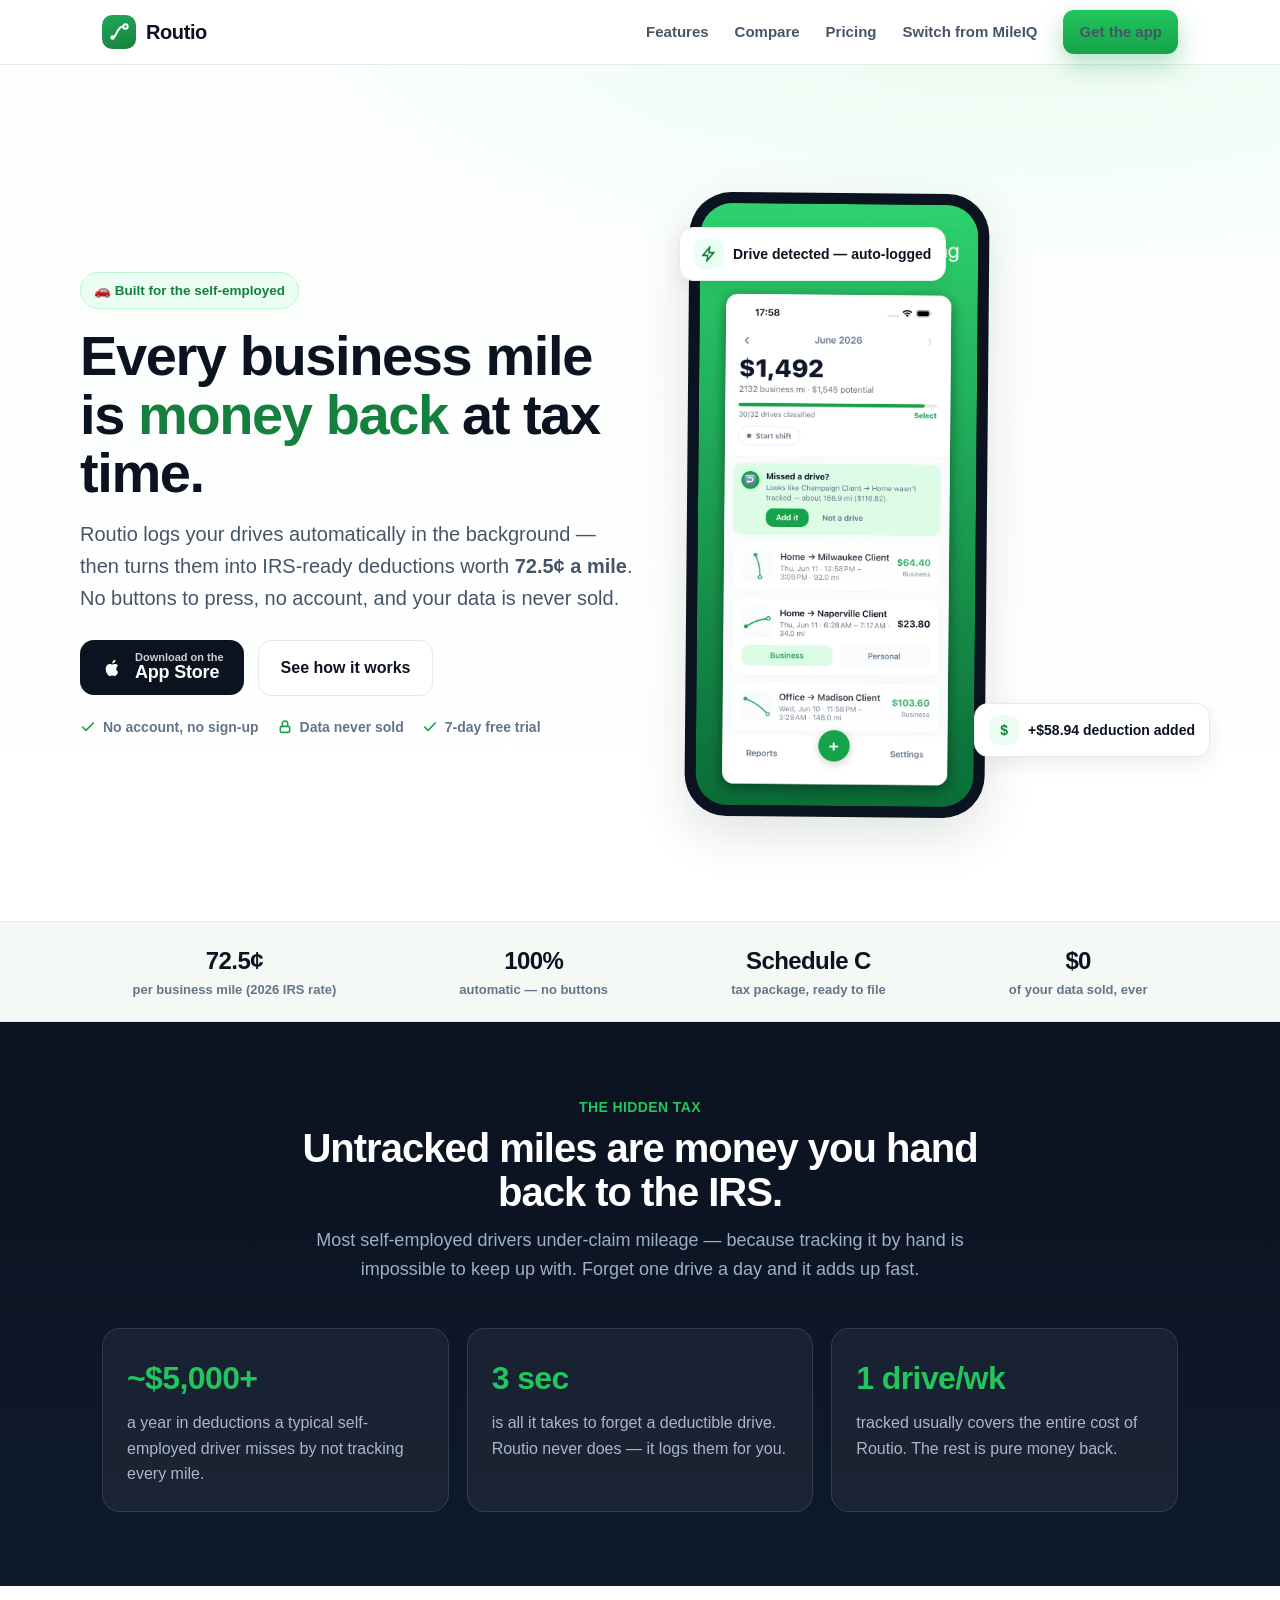
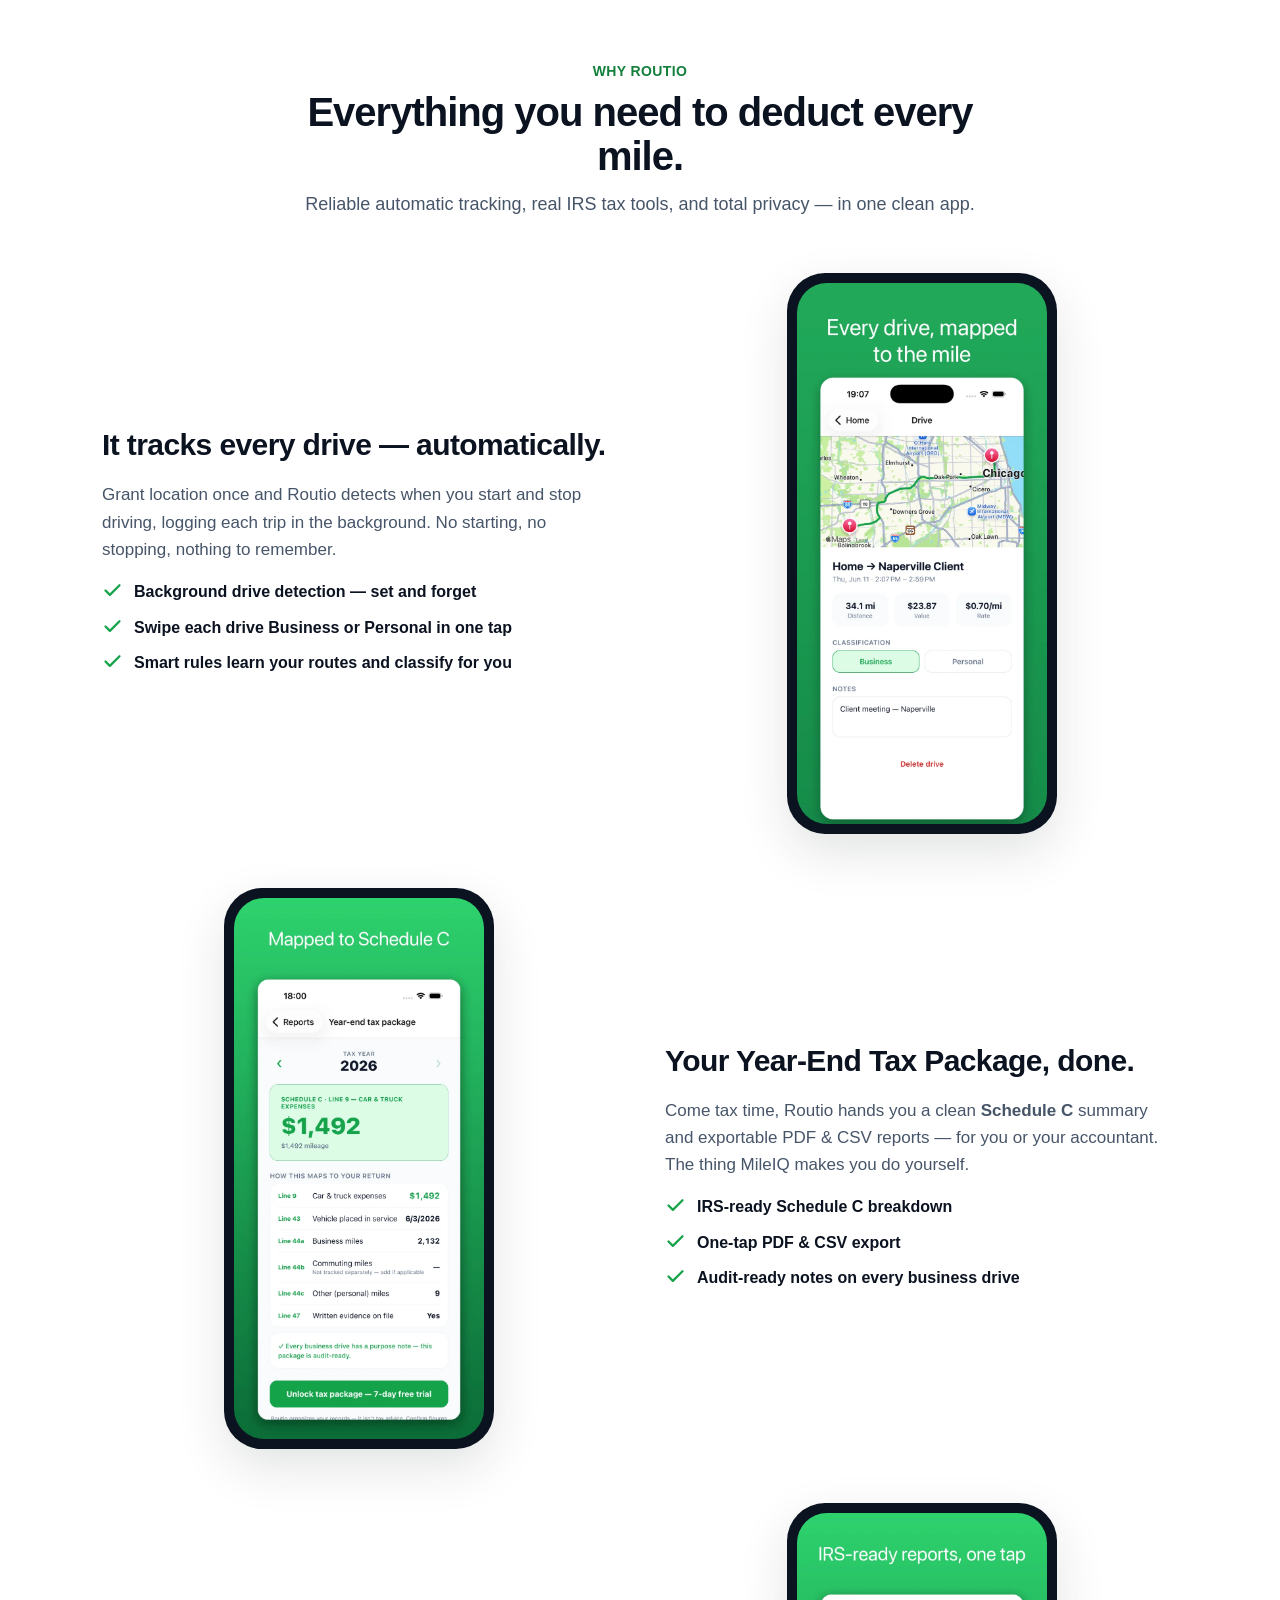
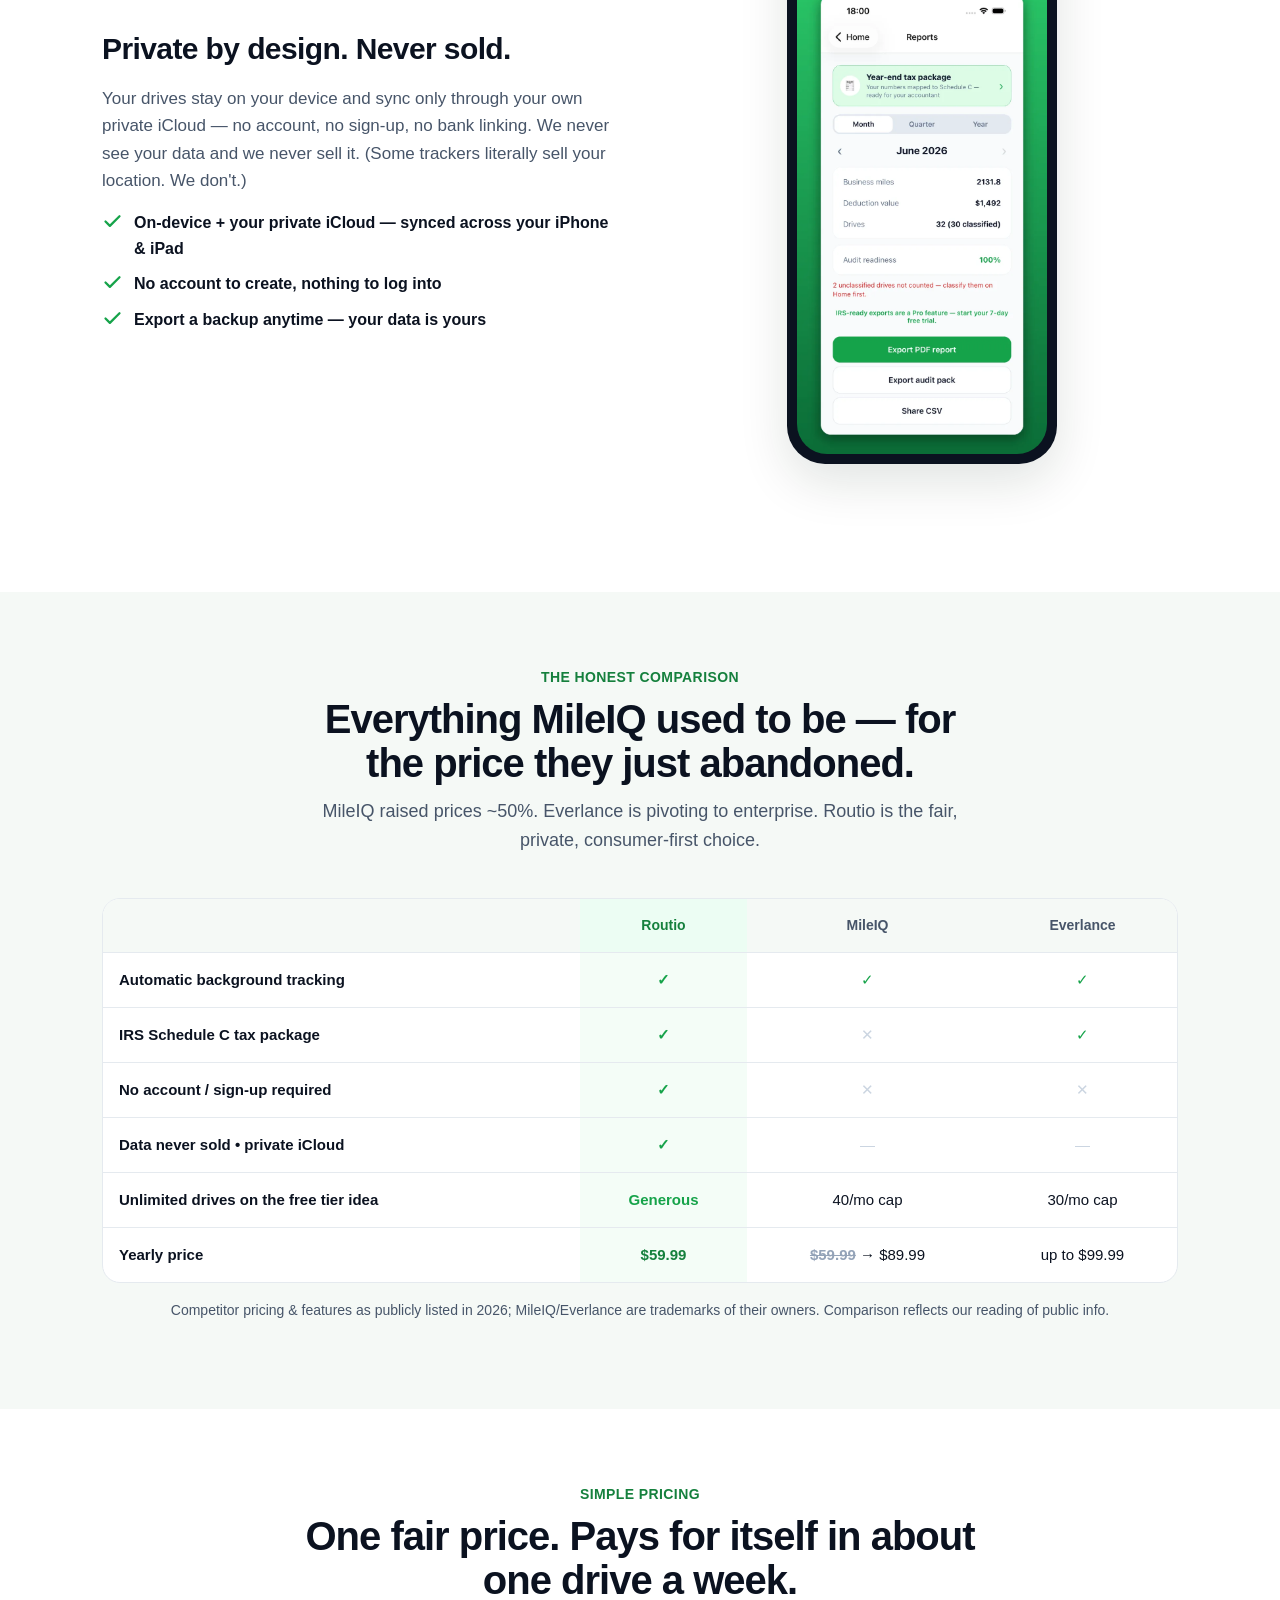
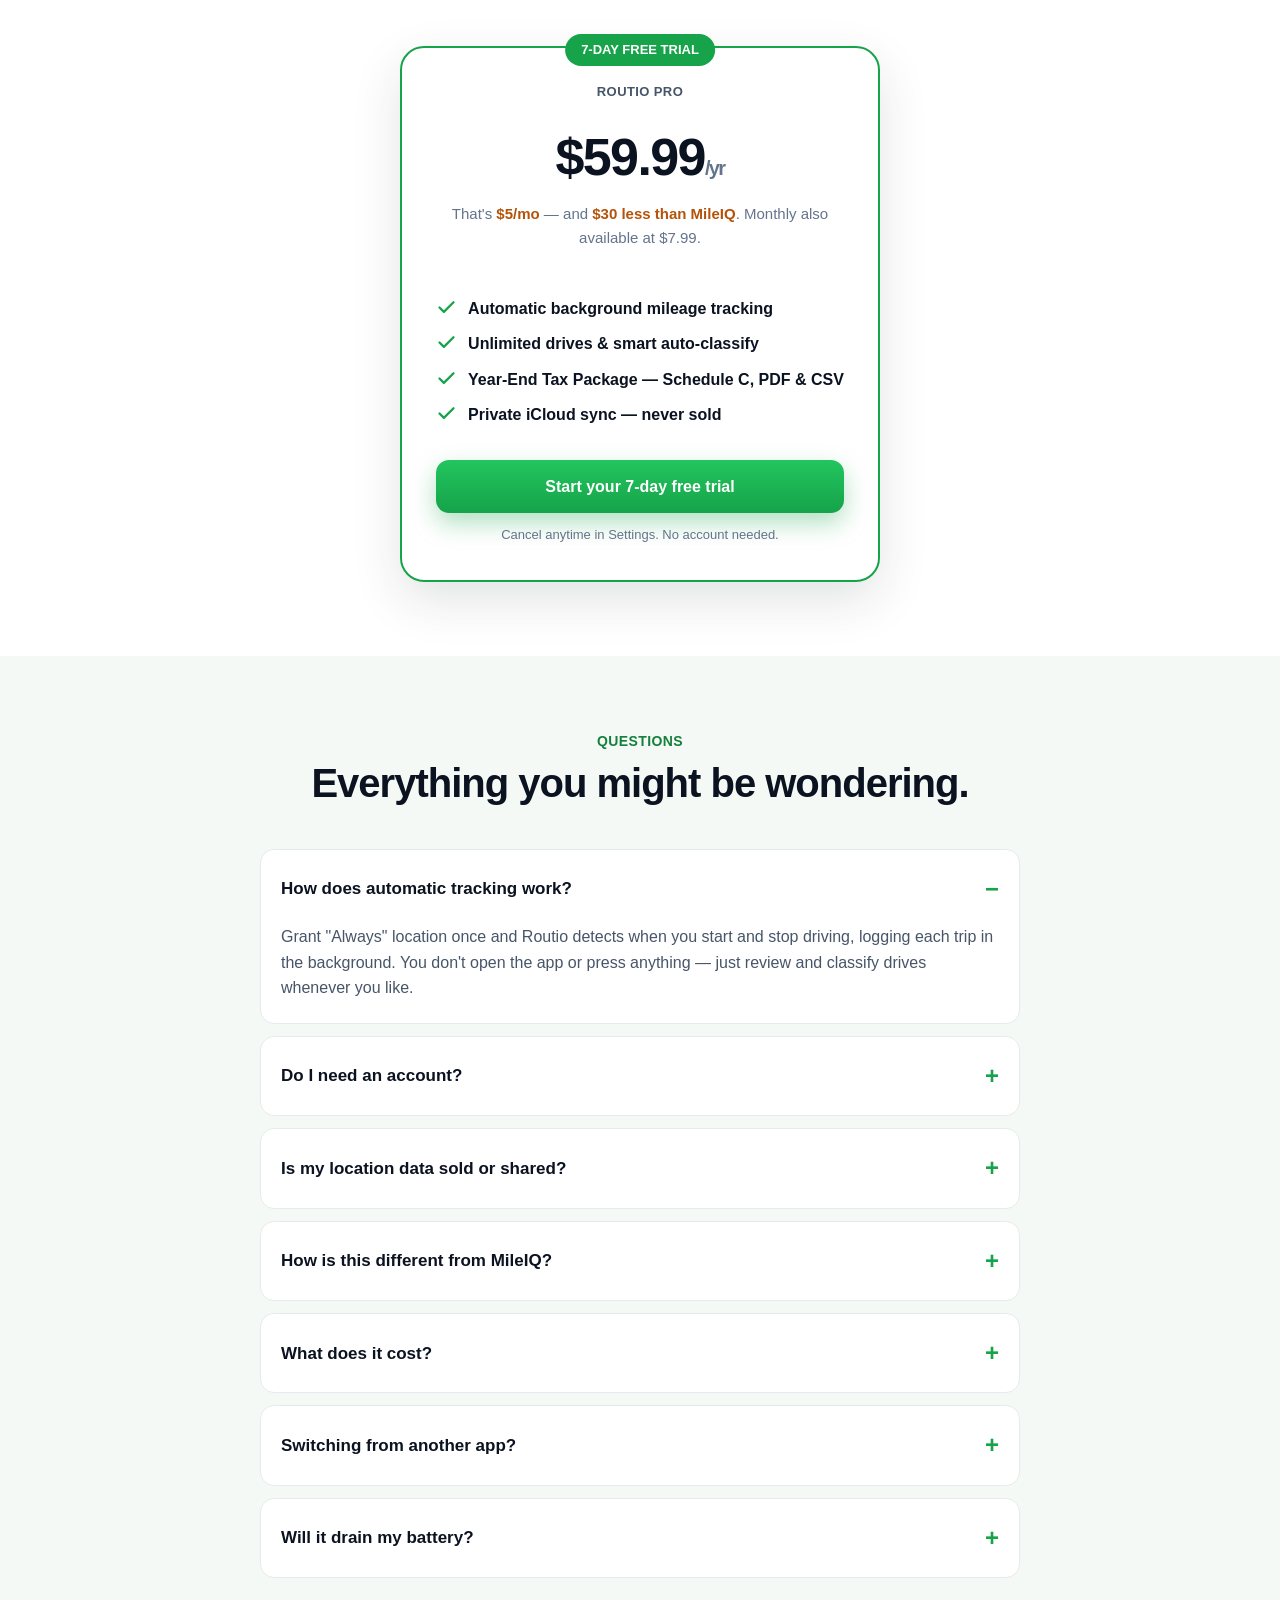
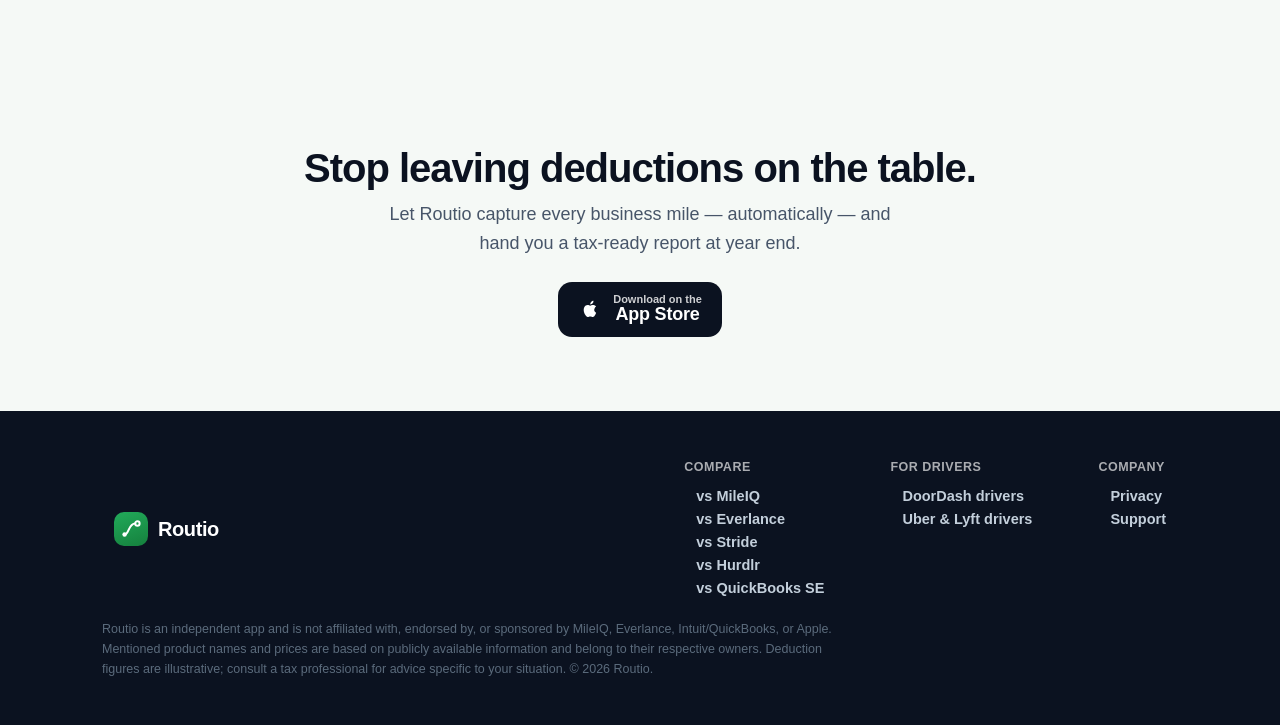
<file: index.html>
<!DOCTYPE html>
<html lang="en">
<head>
<meta charset="utf-8">
<meta name="viewport" content="width=device-width, initial-scale=1">
<title>Routio — Automatic Mileage Tracker & IRS Tax Deductions</title>
<meta name="description" content="Routio logs every business mile automatically and turns it into IRS-ready tax deductions worth 72.5¢/mile. No account, never sold, $59.99/yr. The fair-priced MileIQ alternative.">
<link rel="stylesheet" href="style.css">
<meta property="og:title" content="Routio — Every mile is money.">
<meta property="og:description" content="Automatic mileage tracking + your IRS Schedule C tax package. $59.99/yr, no account, never sold.">
<meta name="theme-color" content="#16A34A">
</head>
<body>
<header class="nav"><div class="wrap row">
  <a class="brand" href="/"><span class="mk"><svg viewBox="0 0 24 24" fill="none" stroke="#fff" stroke-width="2.2" stroke-linecap="round" stroke-linejoin="round"><circle cx="5" cy="18" r="2.4" fill="#fff" stroke="none"/><circle cx="19" cy="6" r="2.4"/><path d="M5 18 C 10 18, 9 6, 16.6 6"/></svg></span>Routio</a>
  <nav class="links">
    <a class="hidem" href="#features">Features</a>
    <a class="hidem" href="#compare">Compare</a>
    <a class="hidem" href="#pricing">Pricing</a>
    <a class="hidem" href="/mileiq-alternative.html">Switch from MileIQ</a>
    <a class="btn btn-pri btn-sm" href="https://apps.apple.com/us/app/id6779370841">Get the app</a>
  </nav>
</div></header>

<!-- HERO -->
<section class="hero"><div class="wrap grid">
  <div>
    <span class="eyebrow">🚗 Built for the self-employed</span>
    <h1>Every business mile is <span class="hl">money back</span> at tax time.</h1>
    <p class="lead">Routio logs your drives automatically in the background — then turns them into IRS-ready deductions worth <b>72.5¢ a mile</b>. No buttons to press, no account, and your data is never sold.</p>
    <div class="cta-row">
      <a class="appstore" href="https://apps.apple.com/us/app/id6779370841"><svg viewBox="0 0 24 24" fill="#fff"><path d="M16.4 12.6c0-2 1.6-2.9 1.7-3-1-1.4-2.4-1.6-2.9-1.6-1.2-.1-2.4.7-3 .7-.6 0-1.6-.7-2.6-.7-1.3 0-2.6.8-3.2 2-1.4 2.4-.4 6 1 8 .6 1 1.4 2.1 2.4 2 1-.1 1.3-.6 2.5-.6 1.2 0 1.4.6 2.5.6 1 0 1.7-1 2.3-2 .7-1.1 1-2.2 1-2.3 0-.1-2-.8-2-3.1zM14.7 6.3c.5-.7.9-1.6.8-2.6-.8 0-1.8.5-2.4 1.2-.5.6-1 1.6-.8 2.5.9.1 1.8-.4 2.4-1.1z"/></svg><span><span class="sub">Download on the</span><span class="big">App Store</span></span></a>
      <a class="btn btn-ghost" href="#how">See how it works</a>
    </div>
    <div class="microtrust">
      <span><svg viewBox="0 0 24 24" fill="none" stroke="currentColor" stroke-width="2.4" stroke-linecap="round" stroke-linejoin="round"><path d="M20 6 9 17l-5-5"/></svg>No account, no sign-up</span>
      <span><svg viewBox="0 0 24 24" fill="none" stroke="currentColor" stroke-width="2.4" stroke-linecap="round" stroke-linejoin="round"><rect x="5" y="11" width="14" height="9" rx="2"/><path d="M8 11V7a4 4 0 0 1 8 0v4"/></svg>Data never sold</span>
      <span><svg viewBox="0 0 24 24" fill="none" stroke="currentColor" stroke-width="2.4" stroke-linecap="round" stroke-linejoin="round"><path d="M20 6 9 17l-5-5"/></svg>7-day free trial</span>
    </div>
  </div>
  <div class="hero-figure">
    <div class="phone"><img src="img/home.webp" alt="Routio home screen showing $1,492 in tracked mileage deductions"></div>
    <div class="float-card float-a"><span class="ic"><svg viewBox="0 0 24 24" width="16" fill="none" stroke="currentColor" stroke-width="2.4" stroke-linecap="round"><path d="M13 2 3 14h7l-1 8 10-12h-7z"/></svg></span>Drive detected — auto-logged</div>
    <div class="float-card float-b"><span class="ic">$</span>+$58.94 deduction added</div>
  </div>
</div></section>

<!-- TRUST BAR -->
<div class="trustbar"><div class="wrap row">
  <div class="stat"><div class="num">72.5¢</div><div class="lbl">per business mile (2026 IRS rate)</div></div>
  <div class="stat"><div class="num">100%</div><div class="lbl">automatic — no buttons</div></div>
  <div class="stat"><div class="num">Schedule C</div><div class="lbl">tax package, ready to file</div></div>
  <div class="stat"><div class="num">$0</div><div class="lbl">of your data sold, ever</div></div>
</div></div>

<!-- PROBLEM / LOSS BAND -->
<section class="band"><div class="wrap">
  <div class="sec-head"><div class="kick" style="color:var(--green-l)">The hidden tax</div>
    <h2>Untracked miles are money you hand back to the IRS.</h2>
    <p>Most self-employed drivers under-claim mileage — because tracking it by hand is impossible to keep up with. Forget one drive a day and it adds up fast.</p></div>
  <div class="lossgrid">
    <div class="losscard"><div class="big">~$5,000+</div><p>a year in deductions a typical self-employed driver misses by not tracking every mile.</p></div>
    <div class="losscard"><div class="big">3 sec</div><p>is all it takes to forget a deductible drive. Routio never does — it logs them for you.</p></div>
    <div class="losscard"><div class="big">1 drive/wk</div><p>tracked usually covers the entire cost of Routio. The rest is pure money back.</p></div>
  </div>
</div></section>

<!-- FEATURES -->
<section id="features"><div class="wrap">
  <div class="sec-head"><div class="kick">Why Routio</div>
    <h2>Everything you need to deduct every mile.</h2>
    <p>Reliable automatic tracking, real IRS tax tools, and total privacy — in one clean app.</p></div>

  <div id="how" class="frow">
    <div class="copy">
      <h3>It tracks every drive — automatically.</h3>
      <p>Grant location once and Routio detects when you start and stop driving, logging each trip in the background. No starting, no stopping, nothing to remember.</p>
      <ul class="flist">
        <li><svg viewBox="0 0 24 24" fill="none" stroke="currentColor" stroke-width="2.6" stroke-linecap="round" stroke-linejoin="round"><path d="M20 6 9 17l-5-5"/></svg>Background drive detection — set and forget</li>
        <li><svg viewBox="0 0 24 24" fill="none" stroke="currentColor" stroke-width="2.6" stroke-linecap="round" stroke-linejoin="round"><path d="M20 6 9 17l-5-5"/></svg>Swipe each drive Business or Personal in one tap</li>
        <li><svg viewBox="0 0 24 24" fill="none" stroke="currentColor" stroke-width="2.6" stroke-linecap="round" stroke-linejoin="round"><path d="M20 6 9 17l-5-5"/></svg>Smart rules learn your routes and classify for you</li>
      </ul>
    </div>
    <div class="fimg"><img src="img/map.webp" alt="A tracked drive on the map with its route and deduction value"></div>
  </div>

  <div class="frow rev">
    <div class="copy">
      <h3>Your Year-End Tax Package, done.</h3>
      <p>Come tax time, Routio hands you a clean <b>Schedule C</b> summary and exportable PDF &amp; CSV reports — for you or your accountant. The thing MileIQ makes you do yourself.</p>
      <ul class="flist">
        <li><svg viewBox="0 0 24 24" fill="none" stroke="currentColor" stroke-width="2.6" stroke-linecap="round" stroke-linejoin="round"><path d="M20 6 9 17l-5-5"/></svg>IRS-ready Schedule C breakdown</li>
        <li><svg viewBox="0 0 24 24" fill="none" stroke="currentColor" stroke-width="2.6" stroke-linecap="round" stroke-linejoin="round"><path d="M20 6 9 17l-5-5"/></svg>One-tap PDF &amp; CSV export</li>
        <li><svg viewBox="0 0 24 24" fill="none" stroke="currentColor" stroke-width="2.6" stroke-linecap="round" stroke-linejoin="round"><path d="M20 6 9 17l-5-5"/></svg>Audit-ready notes on every business drive</li>
      </ul>
    </div>
    <div class="fimg"><img src="img/tax.webp" alt="Routio Year-End Tax Package with Schedule C totals"></div>
  </div>

  <div class="frow">
    <div class="copy">
      <h3>Private by design. Never sold.</h3>
      <p>Your drives stay on your device and sync only through your own private iCloud — no account, no sign-up, no bank linking. We never see your data and we never sell it. (Some trackers literally sell your location. We don't.)</p>
      <ul class="flist">
        <li><svg viewBox="0 0 24 24" fill="none" stroke="currentColor" stroke-width="2.6" stroke-linecap="round" stroke-linejoin="round"><path d="M20 6 9 17l-5-5"/></svg>On-device + your private iCloud — synced across your iPhone &amp; iPad</li>
        <li><svg viewBox="0 0 24 24" fill="none" stroke="currentColor" stroke-width="2.6" stroke-linecap="round" stroke-linejoin="round"><path d="M20 6 9 17l-5-5"/></svg>No account to create, nothing to log into</li>
        <li><svg viewBox="0 0 24 24" fill="none" stroke="currentColor" stroke-width="2.6" stroke-linecap="round" stroke-linejoin="round"><path d="M20 6 9 17l-5-5"/></svg>Export a backup anytime — your data is yours</li>
      </ul>
    </div>
    <div class="fimg"><img src="img/reports.webp" alt="Routio reports with monthly and year-to-date deduction totals"></div>
  </div>
</div></section>

<!-- COMPARISON -->
<section id="compare" style="background:var(--bg-soft)"><div class="wrap">
  <div class="sec-head"><div class="kick">The honest comparison</div>
    <h2>Everything MileIQ used to be — for the price they just abandoned.</h2>
    <p>MileIQ raised prices ~50%. Everlance is pivoting to enterprise. Routio is the fair, private, consumer-first choice.</p></div>
  <div class="cmp"><table class="compare">
    <thead><tr><th>&nbsp;</th><th class="us">Routio</th><th>MileIQ</th><th>Everlance</th></tr></thead>
    <tbody>
      <tr><td>Automatic background tracking</td><td class="us"><span class="yes">✓</span></td><td><span class="yes">✓</span></td><td><span class="yes">✓</span></td></tr>
      <tr><td>IRS Schedule C tax package</td><td class="us"><span class="yes">✓</span></td><td><span class="no">✕</span></td><td><span class="yes">✓</span></td></tr>
      <tr><td>No account / sign-up required</td><td class="us"><span class="yes">✓</span></td><td><span class="no">✕</span></td><td><span class="no">✕</span></td></tr>
      <tr><td>Data never sold • private iCloud</td><td class="us"><span class="yes">✓</span></td><td><span class="no">—</span></td><td><span class="no">—</span></td></tr>
      <tr><td>Unlimited drives on the free tier idea</td><td class="us"><span class="yes">Generous</span></td><td>40/mo cap</td><td>30/mo cap</td></tr>
      <tr><td>Yearly price</td><td class="us">$59.99</td><td><span class="tag-old">$59.99</span> → $89.99</td><td>up to $99.99</td></tr>
    </tbody>
  </table></div>
  <p style="text-align:center;color:var(--slate);margin-top:16px;font-size:14px">Competitor pricing &amp; features as publicly listed in 2026; MileIQ/Everlance are trademarks of their owners. Comparison reflects our reading of public info.</p>
</div></div></section>

<!-- PRICING -->
<section id="pricing"><div class="wrap">
  <div class="sec-head"><div class="kick">Simple pricing</div>
    <h2>One fair price. Pays for itself in about one drive a week.</h2></div>
  <div class="price-wrap"><div class="pcard">
    <div class="pbadge">7-DAY FREE TRIAL</div>
    <div style="font-weight:800;color:var(--slate);text-transform:uppercase;font-size:13px;letter-spacing:.4px">Routio Pro</div>
    <div class="pprice">$59.99<small>/yr</small></div>
    <div class="panchor">That's <b>$5/mo</b> — and <b>$30 less than MileIQ</b>. Monthly also available at $7.99.</div>
    <ul class="flist">
      <li><svg viewBox="0 0 24 24" fill="none" stroke="currentColor" stroke-width="2.6" stroke-linecap="round" stroke-linejoin="round"><path d="M20 6 9 17l-5-5"/></svg>Automatic background mileage tracking</li>
      <li><svg viewBox="0 0 24 24" fill="none" stroke="currentColor" stroke-width="2.6" stroke-linecap="round" stroke-linejoin="round"><path d="M20 6 9 17l-5-5"/></svg>Unlimited drives &amp; smart auto-classify</li>
      <li><svg viewBox="0 0 24 24" fill="none" stroke="currentColor" stroke-width="2.6" stroke-linecap="round" stroke-linejoin="round"><path d="M20 6 9 17l-5-5"/></svg>Year-End Tax Package — Schedule C, PDF &amp; CSV</li>
      <li><svg viewBox="0 0 24 24" fill="none" stroke="currentColor" stroke-width="2.6" stroke-linecap="round" stroke-linejoin="round"><path d="M20 6 9 17l-5-5"/></svg>Private iCloud sync — never sold</li>
    </ul>
    <a class="btn btn-pri" style="width:100%;justify-content:center" href="https://apps.apple.com/us/app/id6779370841">Start your 7-day free trial</a>
    <div class="pnote">Cancel anytime in Settings. No account needed.</div>
  </div></div>
</div></section>

<!-- FAQ -->
<section style="background:var(--bg-soft)"><div class="wrap">
  <div class="sec-head"><div class="kick">Questions</div><h2>Everything you might be wondering.</h2></div>
  <div class="faq">
    <details open><summary>How does automatic tracking work?</summary><p>Grant "Always" location once and Routio detects when you start and stop driving, logging each trip in the background. You don't open the app or press anything — just review and classify drives whenever you like.</p></details>
    <details><summary>Do I need an account?</summary><p>No. There's no sign-up, no password, no email required. Your data lives on your device and your own private iCloud, so it follows you across your iPhone and iPad automatically.</p></details>
    <details><summary>Is my location data sold or shared?</summary><p>Never. Your drives are stored on your device and your private iCloud (Apple's CloudKit). They're never sent to our servers and never sold to anyone. Privacy is the whole point.</p></details>
    <details><summary>How is this different from MileIQ?</summary><p>Routio includes a full IRS Schedule C tax package (MileIQ doesn't), needs no account, never sells your data, and costs $59.99/yr — exactly what MileIQ used to charge before its ~50% price hike to $89.99.</p></details>
    <details><summary>What does it cost?</summary><p>$59.99/year (about $5/month) or $7.99/month, with a 7-day free trial on the annual plan. Cancel anytime in Settings.</p></details>
    <details><summary>Switching from another app?</summary><p>Bring your history with you. Export your trips as a CSV from MileIQ, Everlance, Stride, or QuickBooks, then use Import history in Routio to add your past drives. You keep your whole year instead of starting over.</p></details>
    <details><summary>Will it drain my battery?</summary><p>Routio uses iOS's efficient motion + location services designed for all-day background use, so it's built to be light on battery while still catching every drive.</p></details>
  </div>
</div></div></section>

<!-- FINAL CTA -->
<section class="finalcta"><div class="wrap">
  <h2>Stop leaving deductions on the table.</h2>
  <p>Let Routio capture every business mile — automatically — and hand you a tax-ready report at year end.</p>
  <a class="appstore" style="margin:0 auto" href="https://apps.apple.com/us/app/id6779370841"><svg viewBox="0 0 24 24" fill="#fff"><path d="M16.4 12.6c0-2 1.6-2.9 1.7-3-1-1.4-2.4-1.6-2.9-1.6-1.2-.1-2.4.7-3 .7-.6 0-1.6-.7-2.6-.7-1.3 0-2.6.8-3.2 2-1.4 2.4-.4 6 1 8 .6 1 1.4 2.1 2.4 2 1-.1 1.3-.6 2.5-.6 1.2 0 1.4.6 2.5.6 1 0 1.7-1 2.3-2 .7-1.1 1-2.2 1-2.3 0-.1-2-.8-2-3.1zM14.7 6.3c.5-.7.9-1.6.8-2.6-.8 0-1.8.5-2.4 1.2-.5.6-1 1.6-.8 2.5.9.1 1.8-.4 2.4-1.1z"/></svg><span><span class="sub">Download on the</span><span class="big">App Store</span></span></a>
</div></section>

<footer class="ft"><div class="wrap">
  <div class="row">
    <a class="brand" href="/" style="color:#fff"><span class="mk"><svg viewBox="0 0 24 24" fill="none" stroke="#fff" stroke-width="2.2" stroke-linecap="round" stroke-linejoin="round"><circle cx="5" cy="18" r="2.4" fill="#fff" stroke="none"/><circle cx="19" cy="6" r="2.4"/><path d="M5 18 C 10 18, 9 6, 16.6 6"/></svg></span>Routio</a>
    <div class="ftcols">
      <div class="ftcol"><h4>Compare</h4>
        <a href="/mileiq-alternative.html">vs MileIQ</a>
        <a href="/everlance-alternative.html">vs Everlance</a>
        <a href="/stride-alternative.html">vs Stride</a>
        <a href="/hurdlr-alternative.html">vs Hurdlr</a>
        <a href="/quickbooks-self-employed-alternative.html">vs QuickBooks SE</a>
      </div>
      <div class="ftcol"><h4>For drivers</h4>
        <a href="/doordash-mileage-tracker.html">DoorDash drivers</a>
        <a href="/uber-mileage-tracker.html">Uber &amp; Lyft drivers</a>
      </div>
      <div class="ftcol"><h4>Company</h4>
        <a href="/privacy.html">Privacy</a>
        <a href="/support.html">Support</a>
      </div>
    </div>
  </div>
  <p class="disclaimer">Routio is an independent app and is not affiliated with, endorsed by, or sponsored by MileIQ, Everlance, Intuit/QuickBooks, or Apple. Mentioned product names and prices are based on publicly available information and belong to their respective owners. Deduction figures are illustrative; consult a tax professional for advice specific to your situation. © 2026 Routio.</p>
</div></footer>

</body>
</html>
</file>
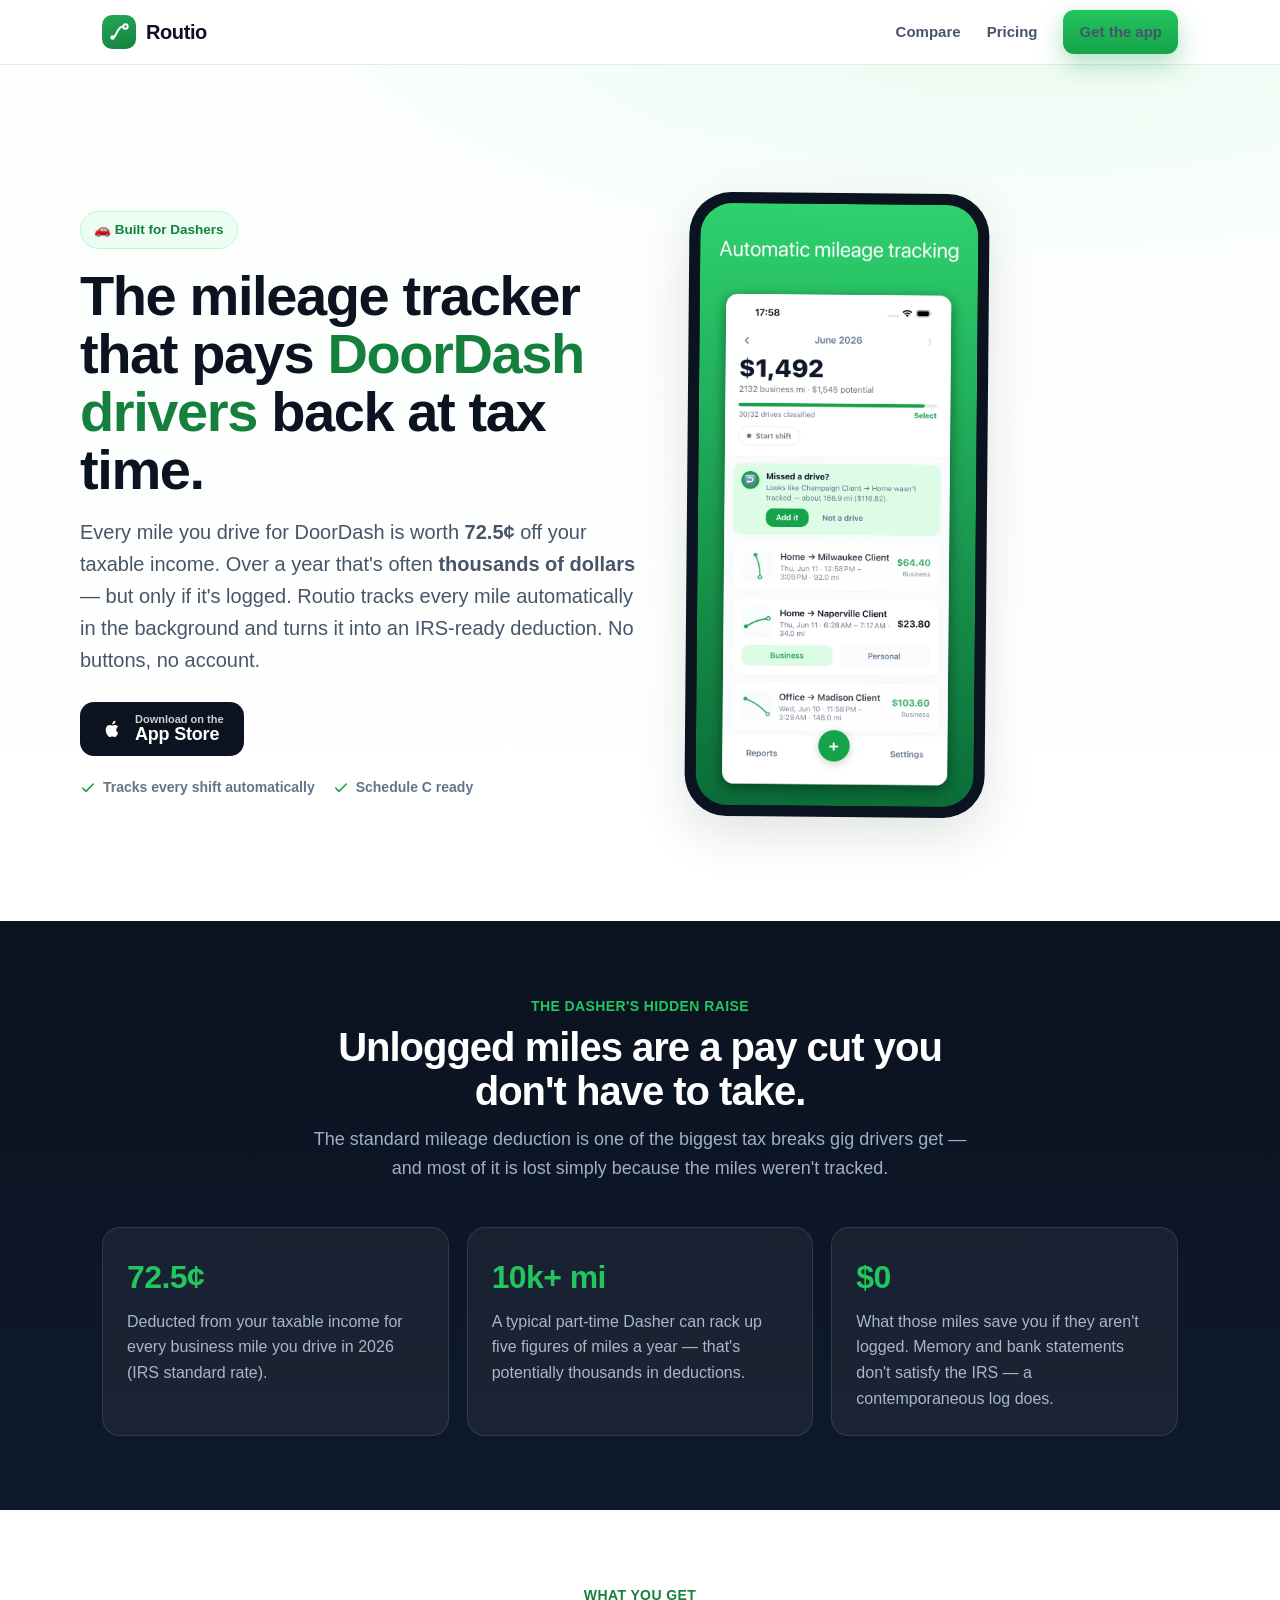
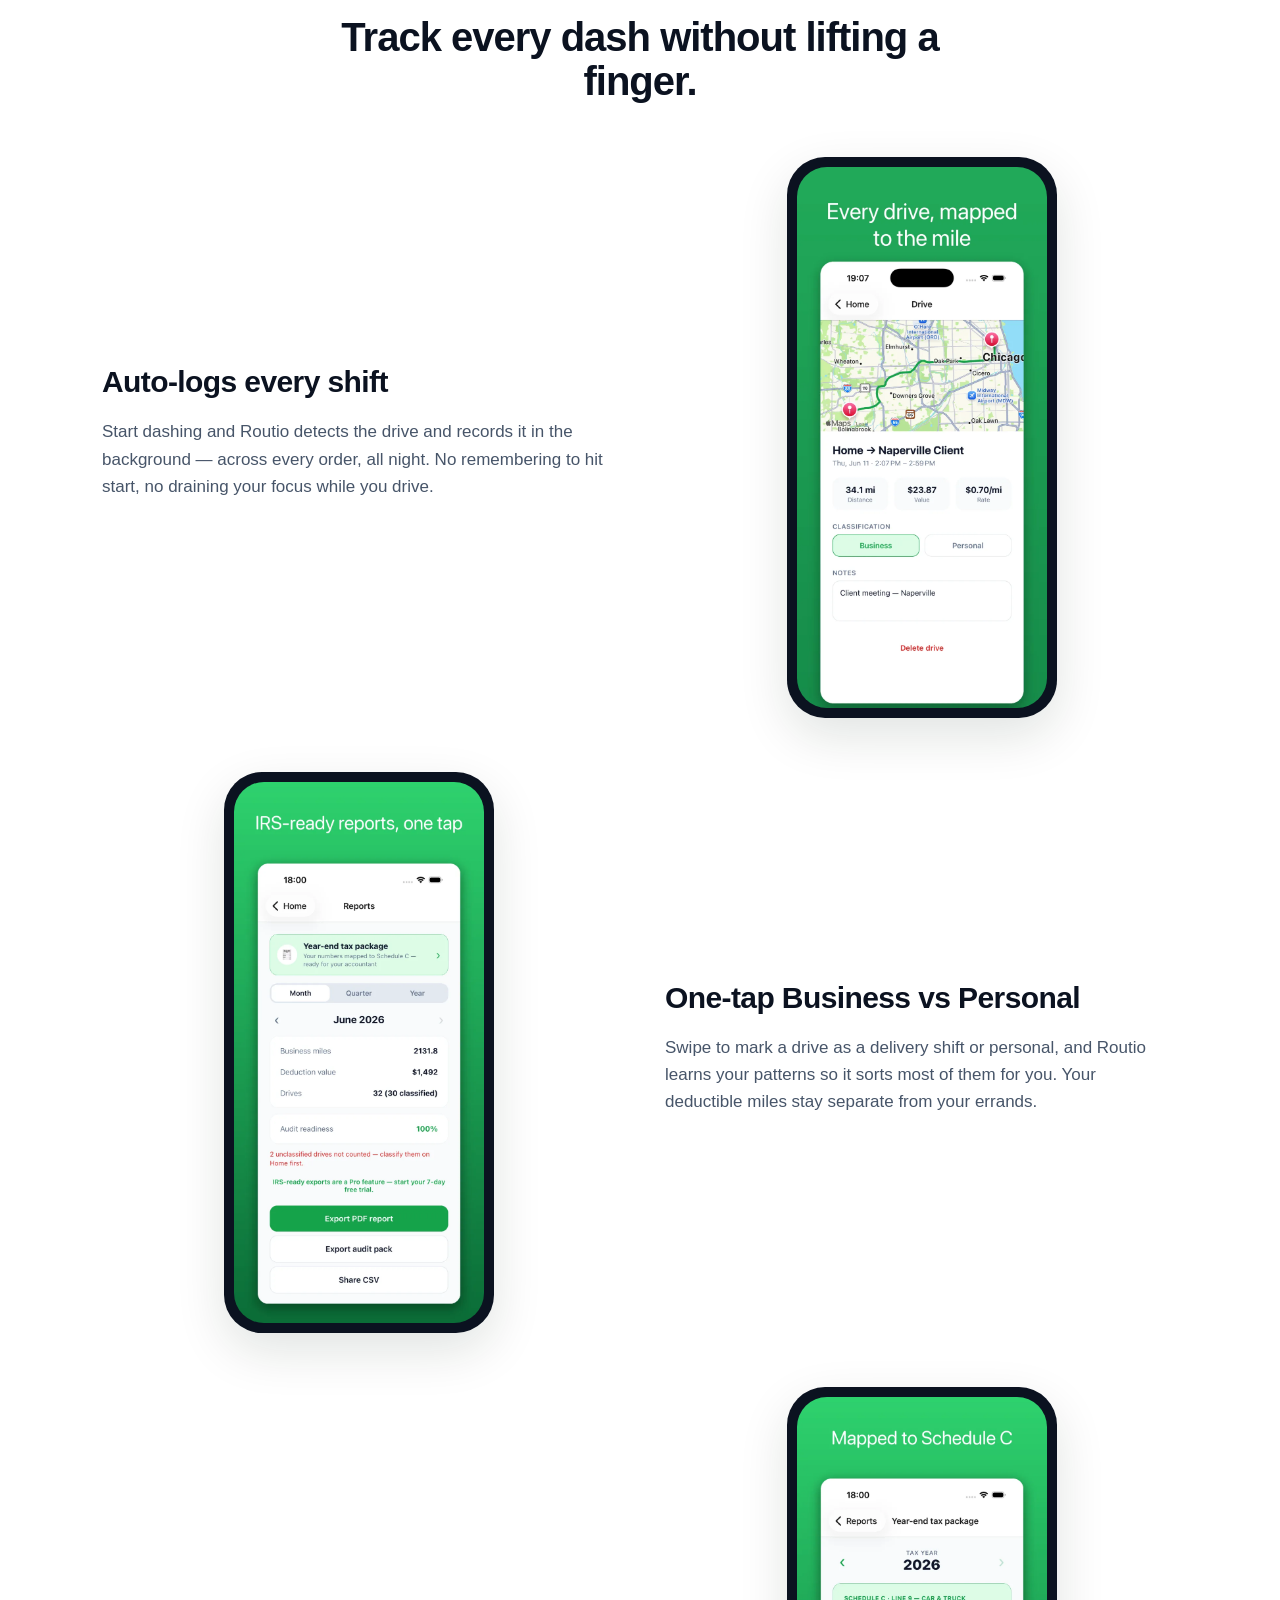
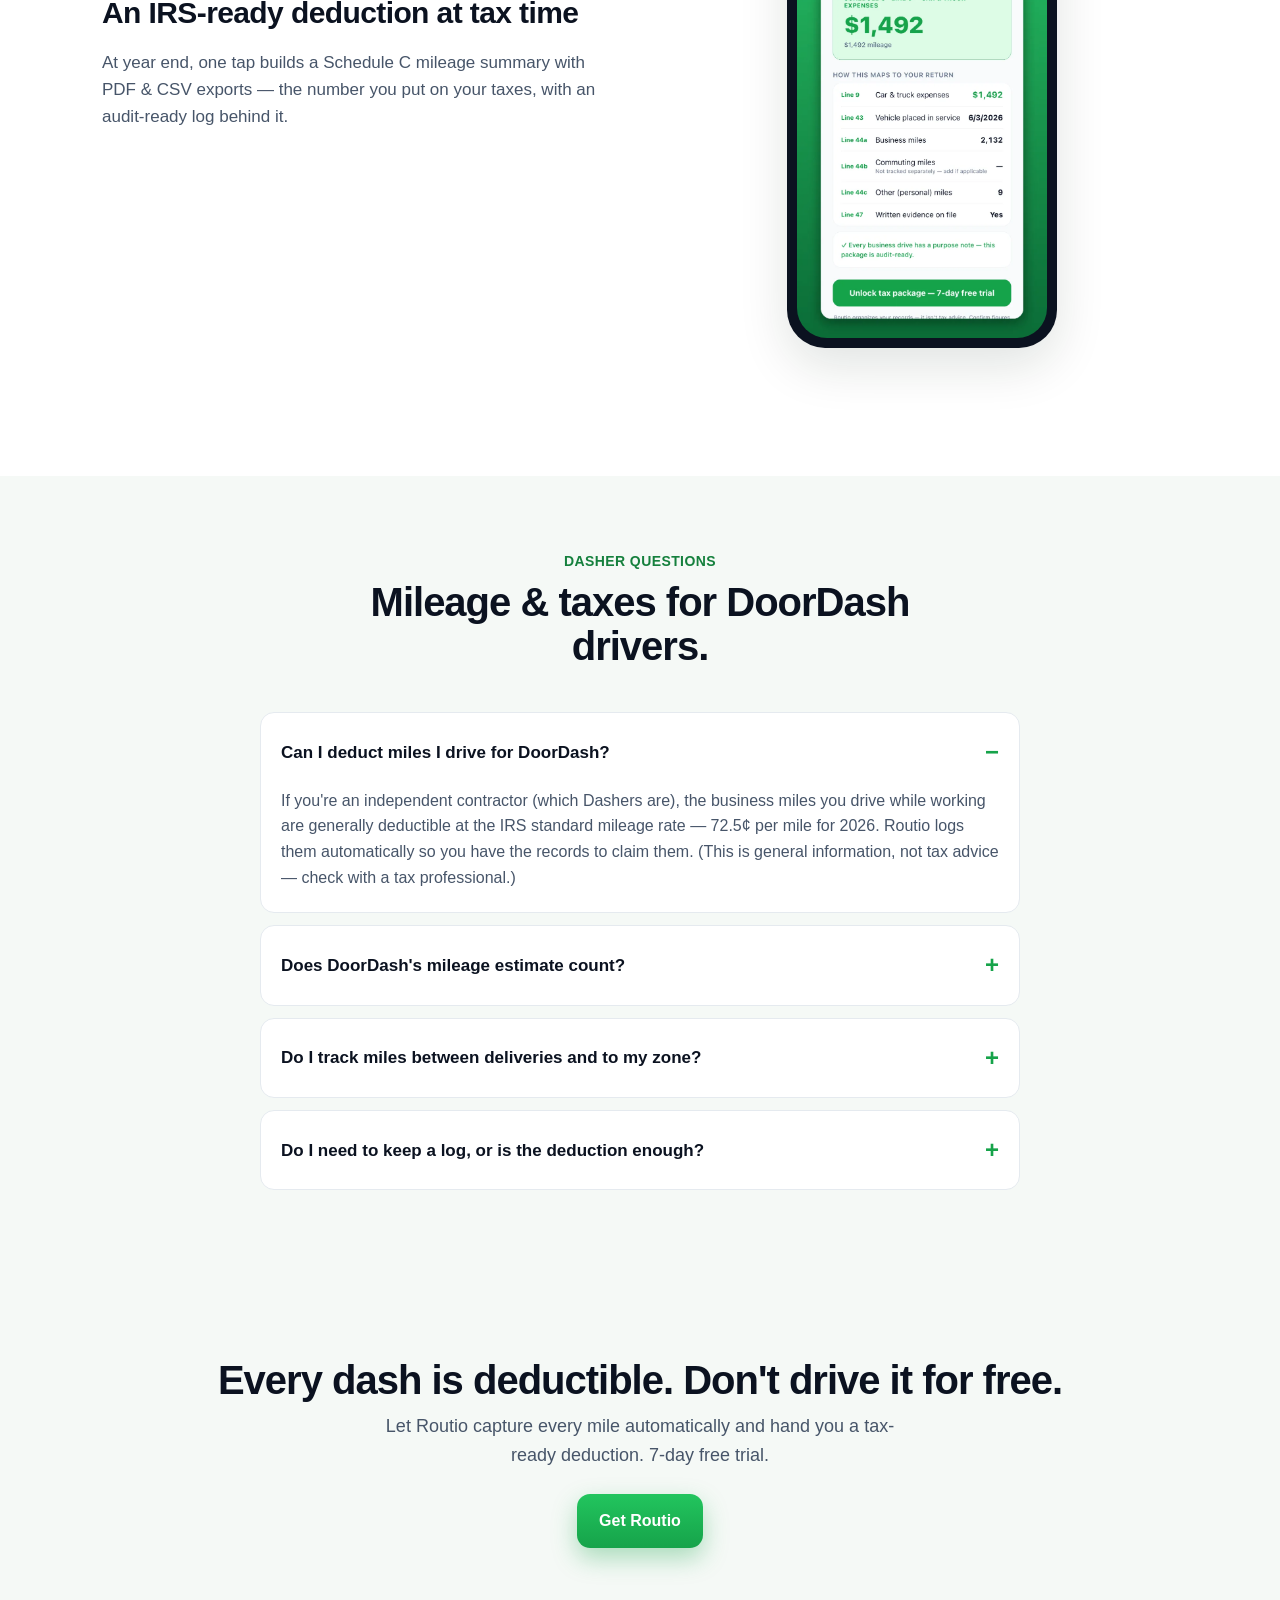
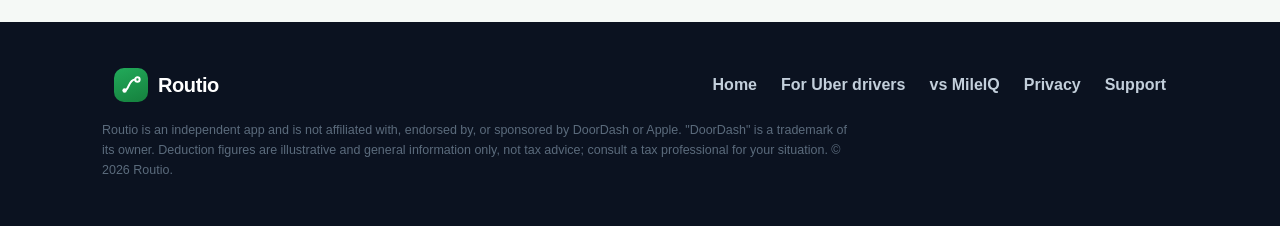
<file: doordash-mileage-tracker.html>
<!DOCTYPE html>
<html lang="en">
<head>
<meta charset="utf-8">
<meta name="viewport" content="width=device-width, initial-scale=1">
<title>The Best Mileage Tracker for DoorDash Drivers (2026) — Routio</title>
<meta name="description" content="Dashers drive thousands of deductible miles. Routio auto-logs every mile in the background and builds your IRS Schedule C tax package — so you never hand the IRS money you could keep. $59.99/yr.">
<link rel="stylesheet" href="style.css">
<meta name="theme-color" content="#16A34A">
</head>
<body>
<header class="nav"><div class="wrap row">
  <a class="brand" href="/"><span class="mk"><svg viewBox="0 0 24 24" fill="none" stroke="#fff" stroke-width="2.2" stroke-linecap="round" stroke-linejoin="round"><circle cx="5" cy="18" r="2.4" fill="#fff" stroke="none"/><circle cx="19" cy="6" r="2.4"/><path d="M5 18 C 10 18, 9 6, 16.6 6"/></svg></span>Routio</a>
  <nav class="links"><a class="hidem" href="/#compare">Compare</a><a class="hidem" href="/#pricing">Pricing</a><a class="btn btn-pri btn-sm" href="https://apps.apple.com/us/app/id6779370841">Get the app</a></nav>
</div></header>

<section class="hero"><div class="wrap grid">
  <div>
    <span class="eyebrow">🚗 Built for Dashers</span>
    <h1>The mileage tracker that pays <span class="hl">DoorDash drivers</span> back at tax time.</h1>
    <p class="lead">Every mile you drive for DoorDash is worth <b>72.5¢</b> off your taxable income. Over a year that's often <b>thousands of dollars</b> — but only if it's logged. Routio tracks every mile automatically in the background and turns it into an IRS-ready deduction. No buttons, no account.</p>
    <div class="cta-row">
      <a class="appstore" href="https://apps.apple.com/us/app/id6779370841"><svg viewBox="0 0 24 24" fill="#fff"><path d="M16.4 12.6c0-2 1.6-2.9 1.7-3-1-1.4-2.4-1.6-2.9-1.6-1.2-.1-2.4.7-3 .7-.6 0-1.6-.7-2.6-.7-1.3 0-2.6.8-3.2 2-1.4 2.4-.4 6 1 8 .6 1 1.4 2.1 2.4 2 1-.1 1.3-.6 2.5-.6 1.2 0 1.4.6 2.5.6 1 0 1.7-1 2.3-2 .7-1.1 1-2.2 1-2.3 0-.1-2-.8-2-3.1zM14.7 6.3c.5-.7.9-1.6.8-2.6-.8 0-1.8.5-2.4 1.2-.5.6-1 1.6-.8 2.5.9.1 1.8-.4 2.4-1.1z"/></svg><span><span class="sub">Download on the</span><span class="big">App Store</span></span></a>
    </div>
    <div class="microtrust">
      <span><svg viewBox="0 0 24 24" fill="none" stroke="currentColor" stroke-width="2.4" stroke-linecap="round" stroke-linejoin="round"><path d="M20 6 9 17l-5-5"/></svg>Tracks every shift automatically</span>
      <span><svg viewBox="0 0 24 24" fill="none" stroke="currentColor" stroke-width="2.4" stroke-linecap="round" stroke-linejoin="round"><path d="M20 6 9 17l-5-5"/></svg>Schedule C ready</span>
    </div>
  </div>
  <div class="hero-figure"><div class="phone"><img src="img/home.webp" alt="Routio tracking a DoorDash shift"></div></div>
</div></section>

<section class="band"><div class="wrap">
  <div class="sec-head"><div class="kick" style="color:var(--green-l)">The Dasher's hidden raise</div><h2>Unlogged miles are a pay cut you don't have to take.</h2><p>The standard mileage deduction is one of the biggest tax breaks gig drivers get — and most of it is lost simply because the miles weren't tracked.</p></div>
  <div class="lossgrid">
    <div class="losscard"><div class="big">72.5¢</div><p>Deducted from your taxable income for every business mile you drive in 2026 (IRS standard rate).</p></div>
    <div class="losscard"><div class="big">10k+ mi</div><p>A typical part-time Dasher can rack up five figures of miles a year — that's potentially thousands in deductions.</p></div>
    <div class="losscard"><div class="big">$0</div><p>What those miles save you if they aren't logged. Memory and bank statements don't satisfy the IRS — a contemporaneous log does.</p></div>
  </div>
</div></section>

<section><div class="wrap">
  <div class="sec-head"><div class="kick">What you get</div><h2>Track every dash without lifting a finger.</h2></div>
  <div class="frow">
    <div class="copy"><h3>Auto-logs every shift</h3><p>Start dashing and Routio detects the drive and records it in the background — across every order, all night. No remembering to hit start, no draining your focus while you drive.</p></div>
    <div class="fimg"><img src="img/map.webp" alt="Routio automatic drive map" loading="lazy"></div>
  </div>
  <div class="frow rev">
    <div class="copy"><h3>One-tap Business vs Personal</h3><p>Swipe to mark a drive as a delivery shift or personal, and Routio learns your patterns so it sorts most of them for you. Your deductible miles stay separate from your errands.</p></div>
    <div class="fimg"><img src="img/reports.webp" alt="Routio business vs personal classification" loading="lazy"></div>
  </div>
  <div class="frow">
    <div class="copy"><h3>An IRS-ready deduction at tax time</h3><p>At year end, one tap builds a Schedule C mileage summary with PDF &amp; CSV exports — the number you put on your taxes, with an audit-ready log behind it.</p></div>
    <div class="fimg"><img src="img/tax.webp" alt="Routio Year-End Tax Package" loading="lazy"></div>
  </div>
</div></section>

<section style="background:var(--bg-soft)"><div class="wrap"><div class="faq">
  <div class="sec-head"><div class="kick">Dasher questions</div><h2>Mileage &amp; taxes for DoorDash drivers.</h2></div>
  <details open><summary>Can I deduct miles I drive for DoorDash?</summary><p>If you're an independent contractor (which Dashers are), the business miles you drive while working are generally deductible at the IRS standard mileage rate — 72.5¢ per mile for 2026. Routio logs them automatically so you have the records to claim them. (This is general information, not tax advice — check with a tax professional.)</p></details>
  <details><summary>Does DoorDash's mileage estimate count?</summary><p>DoorDash provides a mileage estimate, but it typically only covers active delivery miles and may understate your real total (it often misses the drive to your starting zone and between orders). A dedicated, contemporaneous log like Routio's captures the full picture.</p></details>
  <details><summary>Do I track miles between deliveries and to my zone?</summary><p>Generally, miles driven while working — including between deliveries and to your starting area — can count as business miles. Routio records the whole shift automatically so nothing slips through.</p></details>
  <details><summary>Do I need to keep a log, or is the deduction enough?</summary><p>The IRS expects a contemporaneous mileage log to back up the deduction. That's exactly what Routio keeps for you, automatically, with dates, routes, and totals.</p></details>
</div></div></section>

<section class="finalcta"><div class="wrap">
  <h2>Every dash is deductible. Don't drive it for free.</h2>
  <p>Let Routio capture every mile automatically and hand you a tax-ready deduction. 7-day free trial.</p>
  <a class="btn btn-pri" href="https://apps.apple.com/us/app/id6779370841">Get Routio</a>
</div></section>

<footer class="ft"><div class="wrap">
  <div class="row"><a class="brand" href="/" style="color:#fff"><span class="mk"><svg viewBox="0 0 24 24" fill="none" stroke="#fff" stroke-width="2.2" stroke-linecap="round" stroke-linejoin="round"><circle cx="5" cy="18" r="2.4" fill="#fff" stroke="none"/><circle cx="19" cy="6" r="2.4"/><path d="M5 18 C 10 18, 9 6, 16.6 6"/></svg></span>Routio</a>
  <div><a href="/">Home</a><a href="/uber-mileage-tracker.html">For Uber drivers</a><a href="/mileiq-alternative.html">vs MileIQ</a><a href="/privacy.html">Privacy</a><a href="/support.html">Support</a></div></div>
  <p class="disclaimer">Routio is an independent app and is not affiliated with, endorsed by, or sponsored by DoorDash or Apple. "DoorDash" is a trademark of its owner. Deduction figures are illustrative and general information only, not tax advice; consult a tax professional for your situation. © 2026 Routio.</p>
</div></footer>
</body>
</html>
</file>
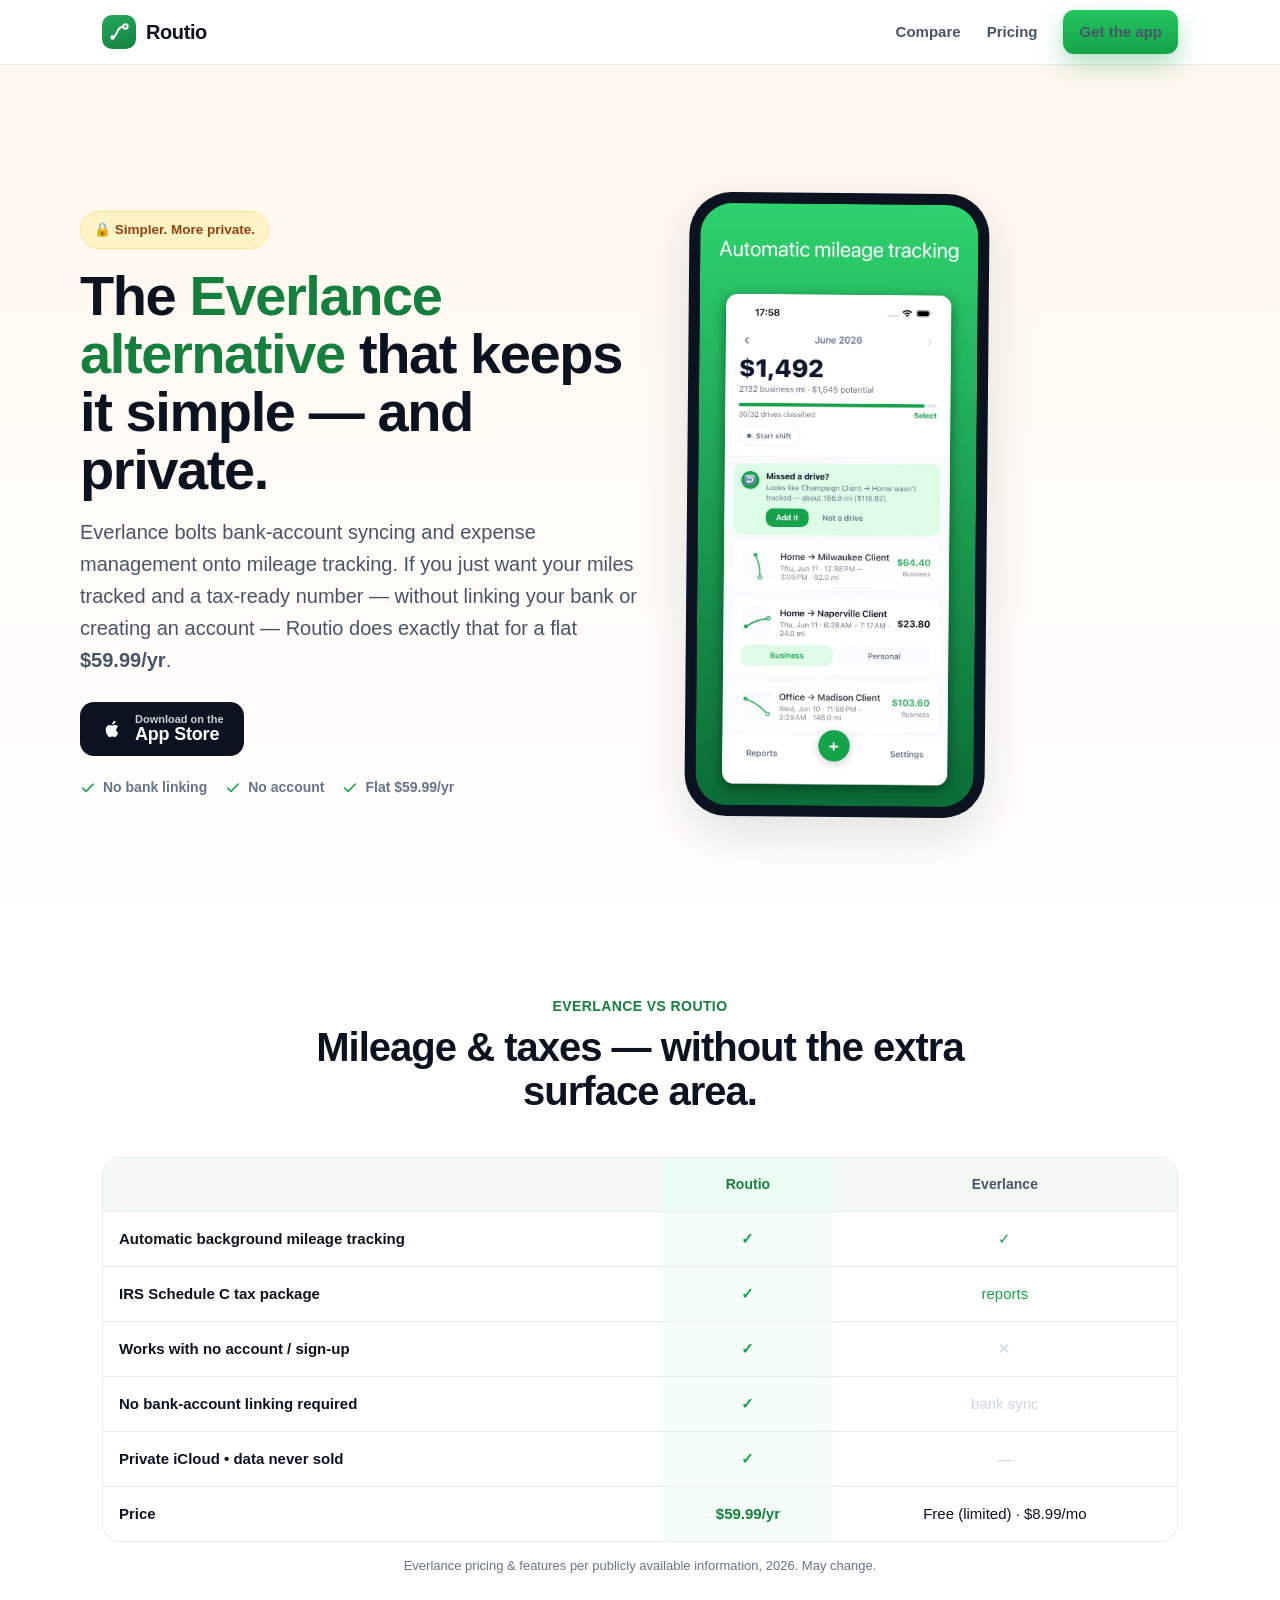
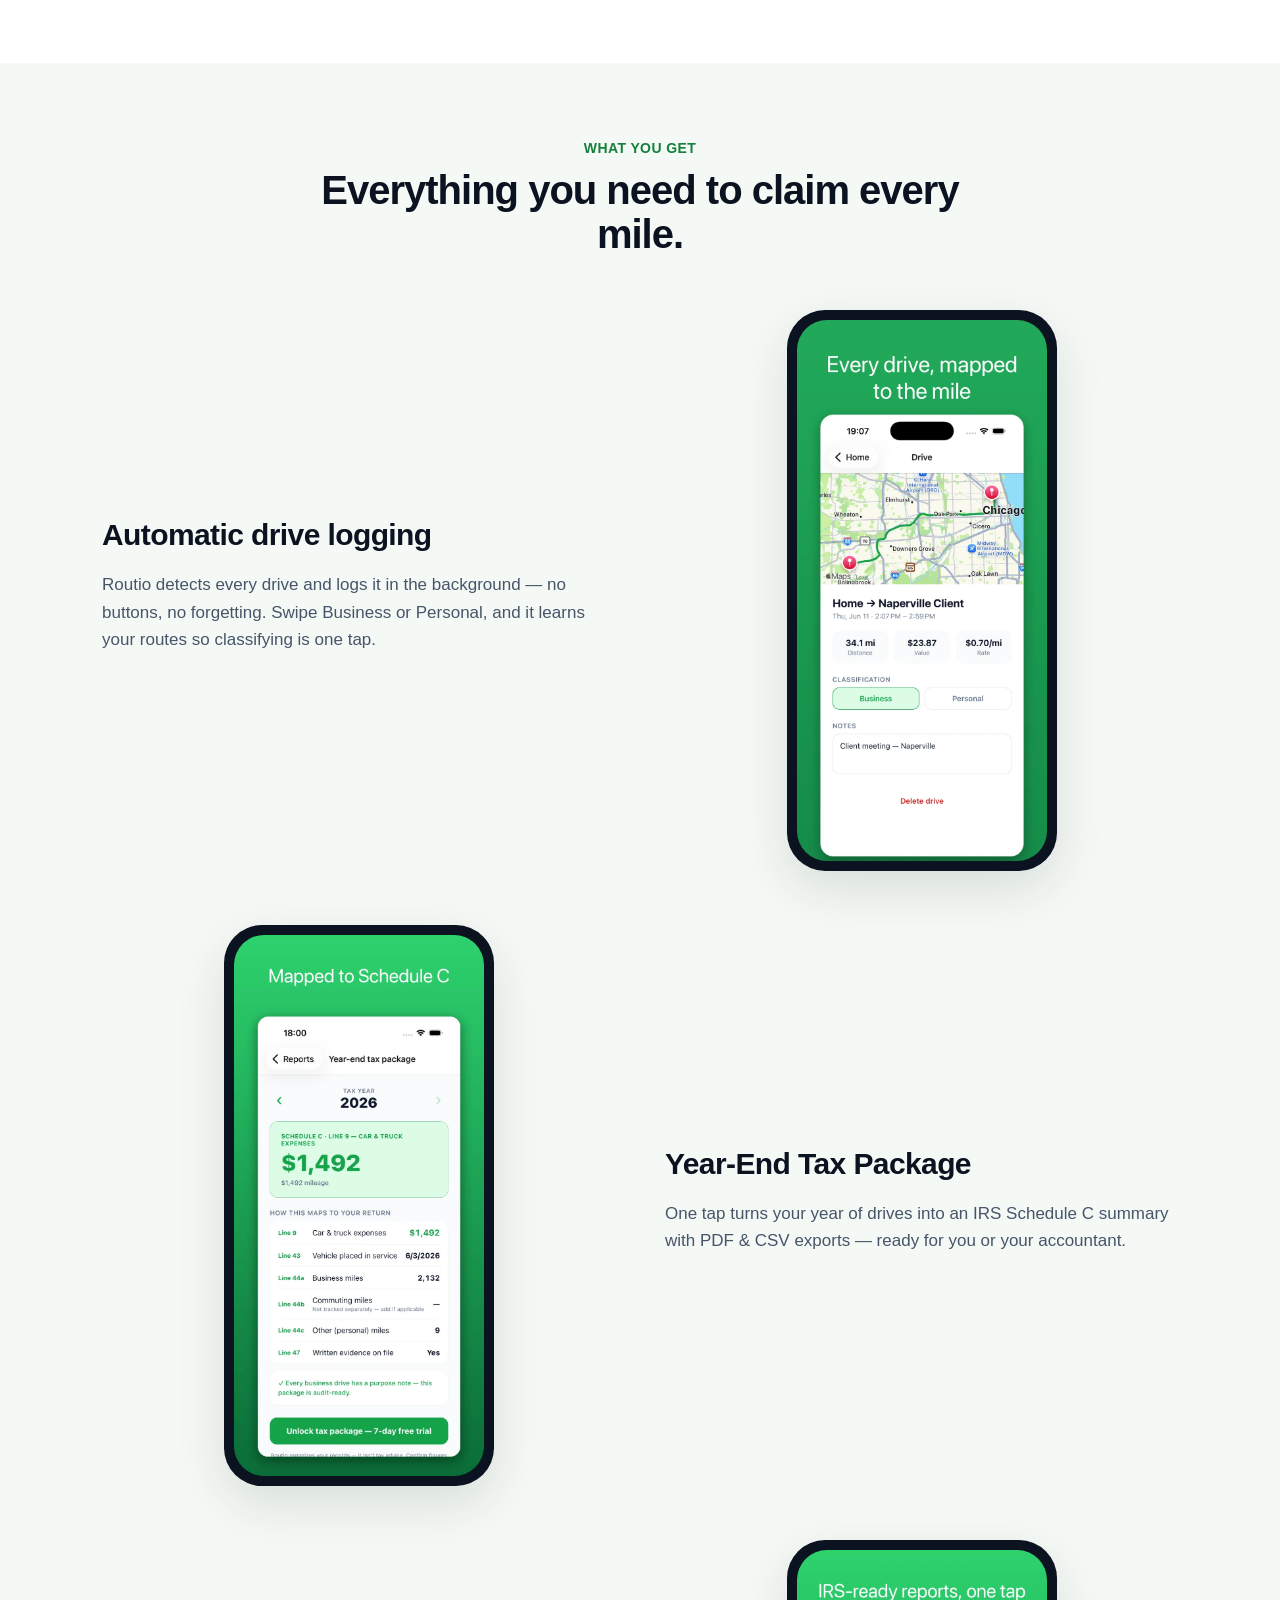
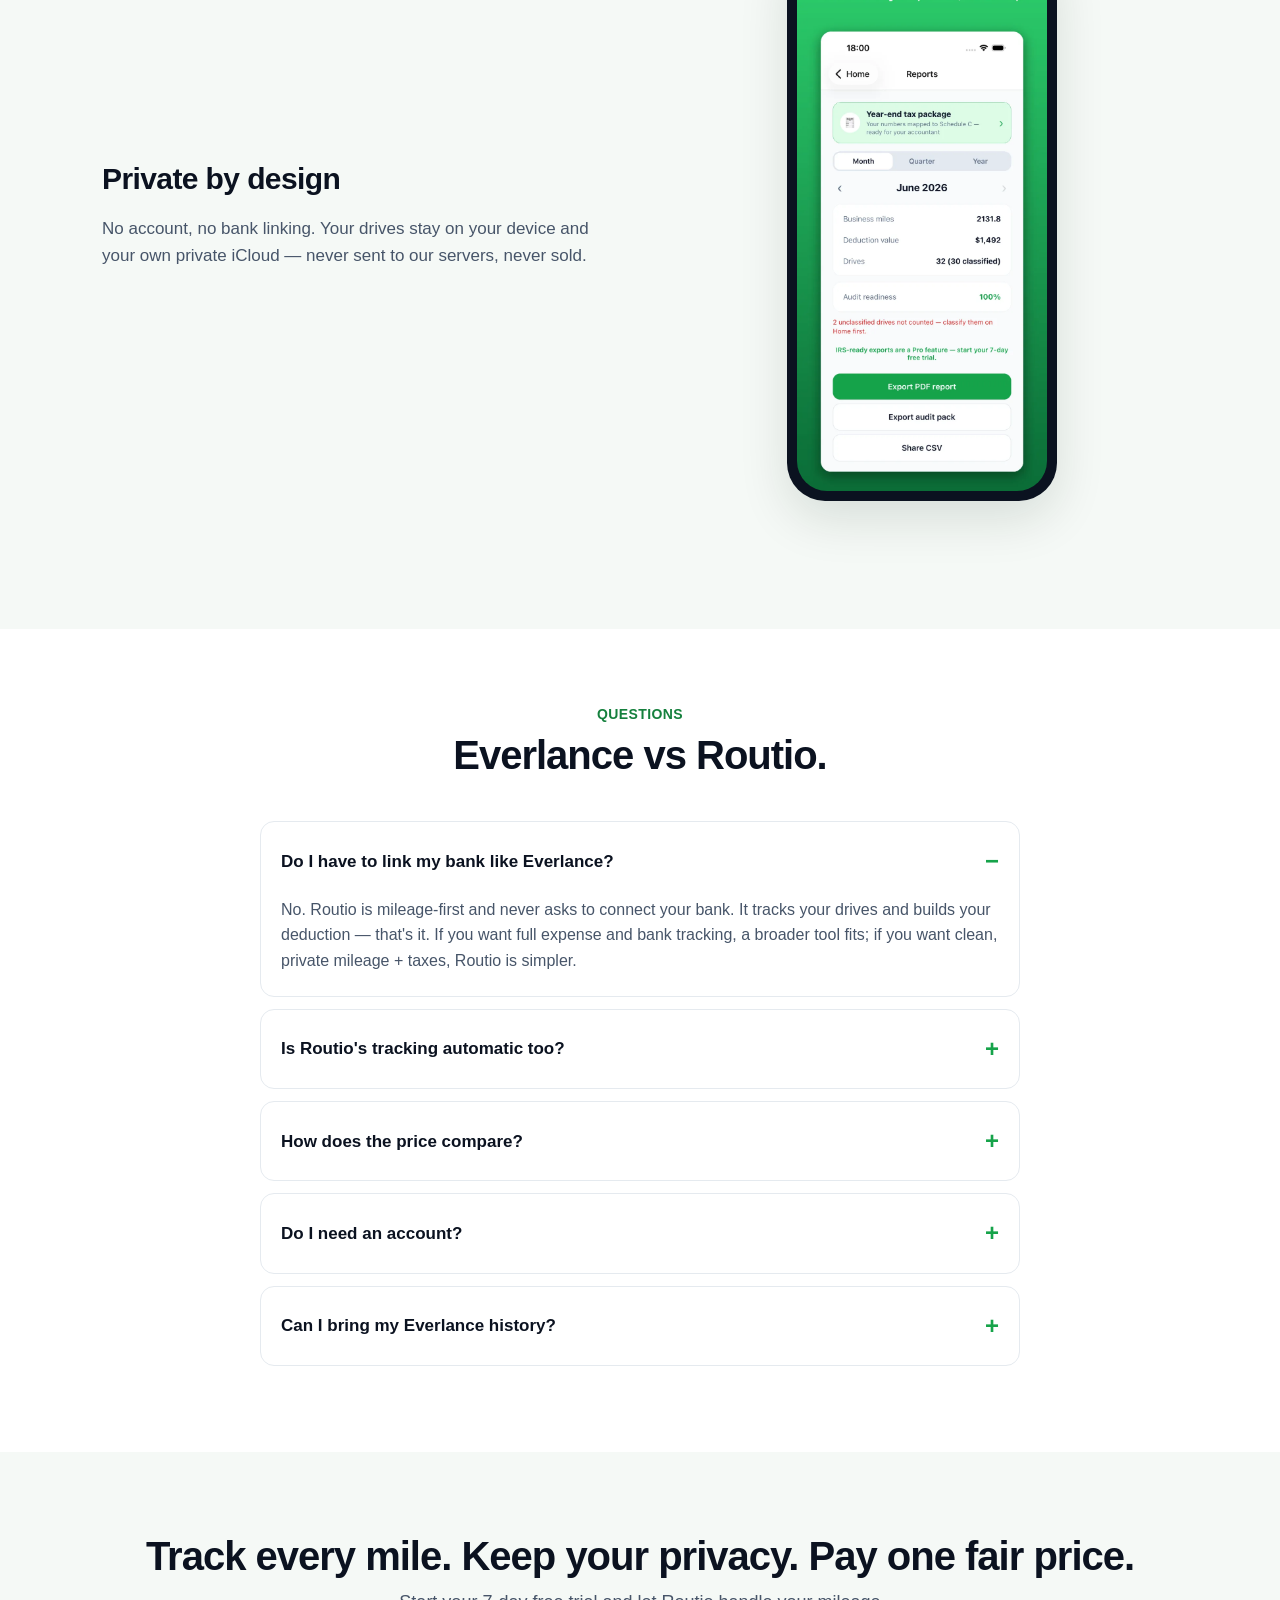
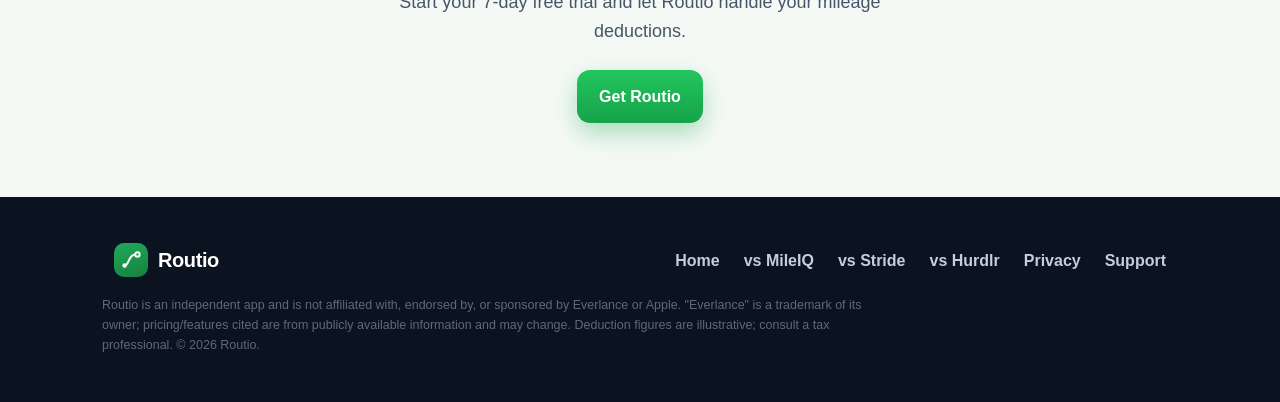
<file: everlance-alternative.html>
<!DOCTYPE html>
<html lang="en">
<head>
<meta charset="utf-8">
<meta name="viewport" content="width=device-width, initial-scale=1">
<title>The Best Everlance Alternative in 2026 — Routio</title>
<meta name="description" content="Want an Everlance alternative that's simpler and more private? Routio tracks mileage automatically, builds your IRS Schedule C package, needs no account and no bank linking — flat $59.99/yr.">
<link rel="stylesheet" href="style.css">
<meta name="theme-color" content="#16A34A">
</head>
<body>
<header class="nav"><div class="wrap row">
  <a class="brand" href="/"><span class="mk"><svg viewBox="0 0 24 24" fill="none" stroke="#fff" stroke-width="2.2" stroke-linecap="round" stroke-linejoin="round"><circle cx="5" cy="18" r="2.4" fill="#fff" stroke="none"/><circle cx="19" cy="6" r="2.4"/><path d="M5 18 C 10 18, 9 6, 16.6 6"/></svg></span>Routio</a>
  <nav class="links"><a class="hidem" href="/#compare">Compare</a><a class="hidem" href="/#pricing">Pricing</a><a class="btn btn-pri btn-sm" href="https://apps.apple.com/us/app/id6779370841">Get the app</a></nav>
</div></header>

<section class="hero switch-hero"><div class="wrap grid">
  <div>
    <span class="eyebrow">🔒 Simpler. More private.</span>
    <h1>The <span class="hl">Everlance alternative</span> that keeps it simple — and private.</h1>
    <p class="lead">Everlance bolts bank-account syncing and expense management onto mileage tracking. If you just want your miles tracked and a tax-ready number — without linking your bank or creating an account — Routio does exactly that for a flat <b>$59.99/yr</b>.</p>
    <div class="cta-row">
      <a class="appstore" href="https://apps.apple.com/us/app/id6779370841"><svg viewBox="0 0 24 24" fill="#fff"><path d="M16.4 12.6c0-2 1.6-2.9 1.7-3-1-1.4-2.4-1.6-2.9-1.6-1.2-.1-2.4.7-3 .7-.6 0-1.6-.7-2.6-.7-1.3 0-2.6.8-3.2 2-1.4 2.4-.4 6 1 8 .6 1 1.4 2.1 2.4 2 1-.1 1.3-.6 2.5-.6 1.2 0 1.4.6 2.5.6 1 0 1.7-1 2.3-2 .7-1.1 1-2.2 1-2.3 0-.1-2-.8-2-3.1zM14.7 6.3c.5-.7.9-1.6.8-2.6-.8 0-1.8.5-2.4 1.2-.5.6-1 1.6-.8 2.5.9.1 1.8-.4 2.4-1.1z"/></svg><span><span class="sub">Download on the</span><span class="big">App Store</span></span></a>
    </div>
    <div class="microtrust">
      <span><svg viewBox="0 0 24 24" fill="none" stroke="currentColor" stroke-width="2.4" stroke-linecap="round" stroke-linejoin="round"><path d="M20 6 9 17l-5-5"/></svg>No bank linking</span>
      <span><svg viewBox="0 0 24 24" fill="none" stroke="currentColor" stroke-width="2.4" stroke-linecap="round" stroke-linejoin="round"><path d="M20 6 9 17l-5-5"/></svg>No account</span>
      <span><svg viewBox="0 0 24 24" fill="none" stroke="currentColor" stroke-width="2.4" stroke-linecap="round" stroke-linejoin="round"><path d="M20 6 9 17l-5-5"/></svg>Flat $59.99/yr</span>
    </div>
  </div>
  <div class="hero-figure"><div class="phone"><img src="img/home.webp" alt="Routio home screen"></div></div>
</div></section>

<section id="why"><div class="wrap">
  <div class="sec-head"><div class="kick">Everlance vs Routio</div><h2>Mileage &amp; taxes — without the extra surface area.</h2></div>
  <div class="cmp"><table class="compare">
    <thead><tr><th>&nbsp;</th><th class="us">Routio</th><th>Everlance</th></tr></thead>
    <tbody>
      <tr><td>Automatic background mileage tracking</td><td class="us"><span class="yes">✓</span></td><td><span class="yes">✓</span></td></tr>
      <tr><td>IRS Schedule C tax package</td><td class="us"><span class="yes">✓</span></td><td><span class="yes">reports</span></td></tr>
      <tr><td>Works with no account / sign-up</td><td class="us"><span class="yes">✓</span></td><td><span class="no">✕</span></td></tr>
      <tr><td>No bank-account linking required</td><td class="us"><span class="yes">✓</span></td><td><span class="no">bank sync</span></td></tr>
      <tr><td>Private iCloud • data never sold</td><td class="us"><span class="yes">✓</span></td><td><span class="no">—</span></td></tr>
      <tr><td>Price</td><td class="us">$59.99/yr</td><td>Free (limited) · $8.99/mo</td></tr>
    </tbody>
  </table></div>
  <p style="text-align:center;color:var(--slate-l);font-size:13px;margin-top:14px">Everlance pricing &amp; features per publicly available information, 2026. May change.</p>
</div></section>

<section style="background:var(--bg-soft)"><div class="wrap">
  <div class="sec-head"><div class="kick">What you get</div><h2>Everything you need to claim every mile.</h2></div>
  <div class="frow">
    <div class="copy"><h3>Automatic drive logging</h3><p>Routio detects every drive and logs it in the background — no buttons, no forgetting. Swipe Business or Personal, and it learns your routes so classifying is one tap.</p></div>
    <div class="fimg"><img src="img/map.webp" alt="Routio automatic drive map" loading="lazy"></div>
  </div>
  <div class="frow rev">
    <div class="copy"><h3>Year-End Tax Package</h3><p>One tap turns your year of drives into an IRS Schedule C summary with PDF &amp; CSV exports — ready for you or your accountant.</p></div>
    <div class="fimg"><img src="img/tax.webp" alt="Routio Year-End Tax Package" loading="lazy"></div>
  </div>
  <div class="frow">
    <div class="copy"><h3>Private by design</h3><p>No account, no bank linking. Your drives stay on your device and your own private iCloud — never sent to our servers, never sold.</p></div>
    <div class="fimg"><img src="img/reports.webp" alt="Routio IRS-ready reports" loading="lazy"></div>
  </div>
</div></section>

<section><div class="wrap"><div class="faq">
  <div class="sec-head"><div class="kick">Questions</div><h2>Everlance vs Routio.</h2></div>
  <details open><summary>Do I have to link my bank like Everlance?</summary><p>No. Routio is mileage-first and never asks to connect your bank. It tracks your drives and builds your deduction — that's it. If you want full expense and bank tracking, a broader tool fits; if you want clean, private mileage + taxes, Routio is simpler.</p></details>
  <details><summary>Is Routio's tracking automatic too?</summary><p>Yes — automatic, background drive detection with smart auto-classification that learns your regular routes, so most trips sort themselves with one tap.</p></details>
  <details><summary>How does the price compare?</summary><p>Routio is a flat $59.99/year (about $5/month) with a 7-day free trial — no per-month creep. Everlance offers a limited free tier and a paid plan around $8.99/month.</p></details>
  <details><summary>Do I need an account?</summary><p>No sign-up, no password. Your data lives on your device and your private iCloud and syncs across your devices automatically.</p></details>
  <details><summary>Can I bring my Everlance history?</summary><p>Yes. Export your Everlance trips as a CSV, then use Import history in Routio to bring your past drives in with their dates, miles, and business/personal split. You keep your whole year instead of starting fresh.</p></details>
</div></div></section>

<section class="finalcta"><div class="wrap">
  <h2>Track every mile. Keep your privacy. Pay one fair price.</h2>
  <p>Start your 7-day free trial and let Routio handle your mileage deductions.</p>
  <a class="btn btn-pri" href="https://apps.apple.com/us/app/id6779370841">Get Routio</a>
</div></section>

<footer class="ft"><div class="wrap">
  <div class="row"><a class="brand" href="/" style="color:#fff"><span class="mk"><svg viewBox="0 0 24 24" fill="none" stroke="#fff" stroke-width="2.2" stroke-linecap="round" stroke-linejoin="round"><circle cx="5" cy="18" r="2.4" fill="#fff" stroke="none"/><circle cx="19" cy="6" r="2.4"/><path d="M5 18 C 10 18, 9 6, 16.6 6"/></svg></span>Routio</a>
  <div><a href="/">Home</a><a href="/mileiq-alternative.html">vs MileIQ</a><a href="/stride-alternative.html">vs Stride</a><a href="/hurdlr-alternative.html">vs Hurdlr</a><a href="/privacy.html">Privacy</a><a href="/support.html">Support</a></div></div>
  <p class="disclaimer">Routio is an independent app and is not affiliated with, endorsed by, or sponsored by Everlance or Apple. "Everlance" is a trademark of its owner; pricing/features cited are from publicly available information and may change. Deduction figures are illustrative; consult a tax professional. © 2026 Routio.</p>
</div></footer>
</body>
</html>
</file>
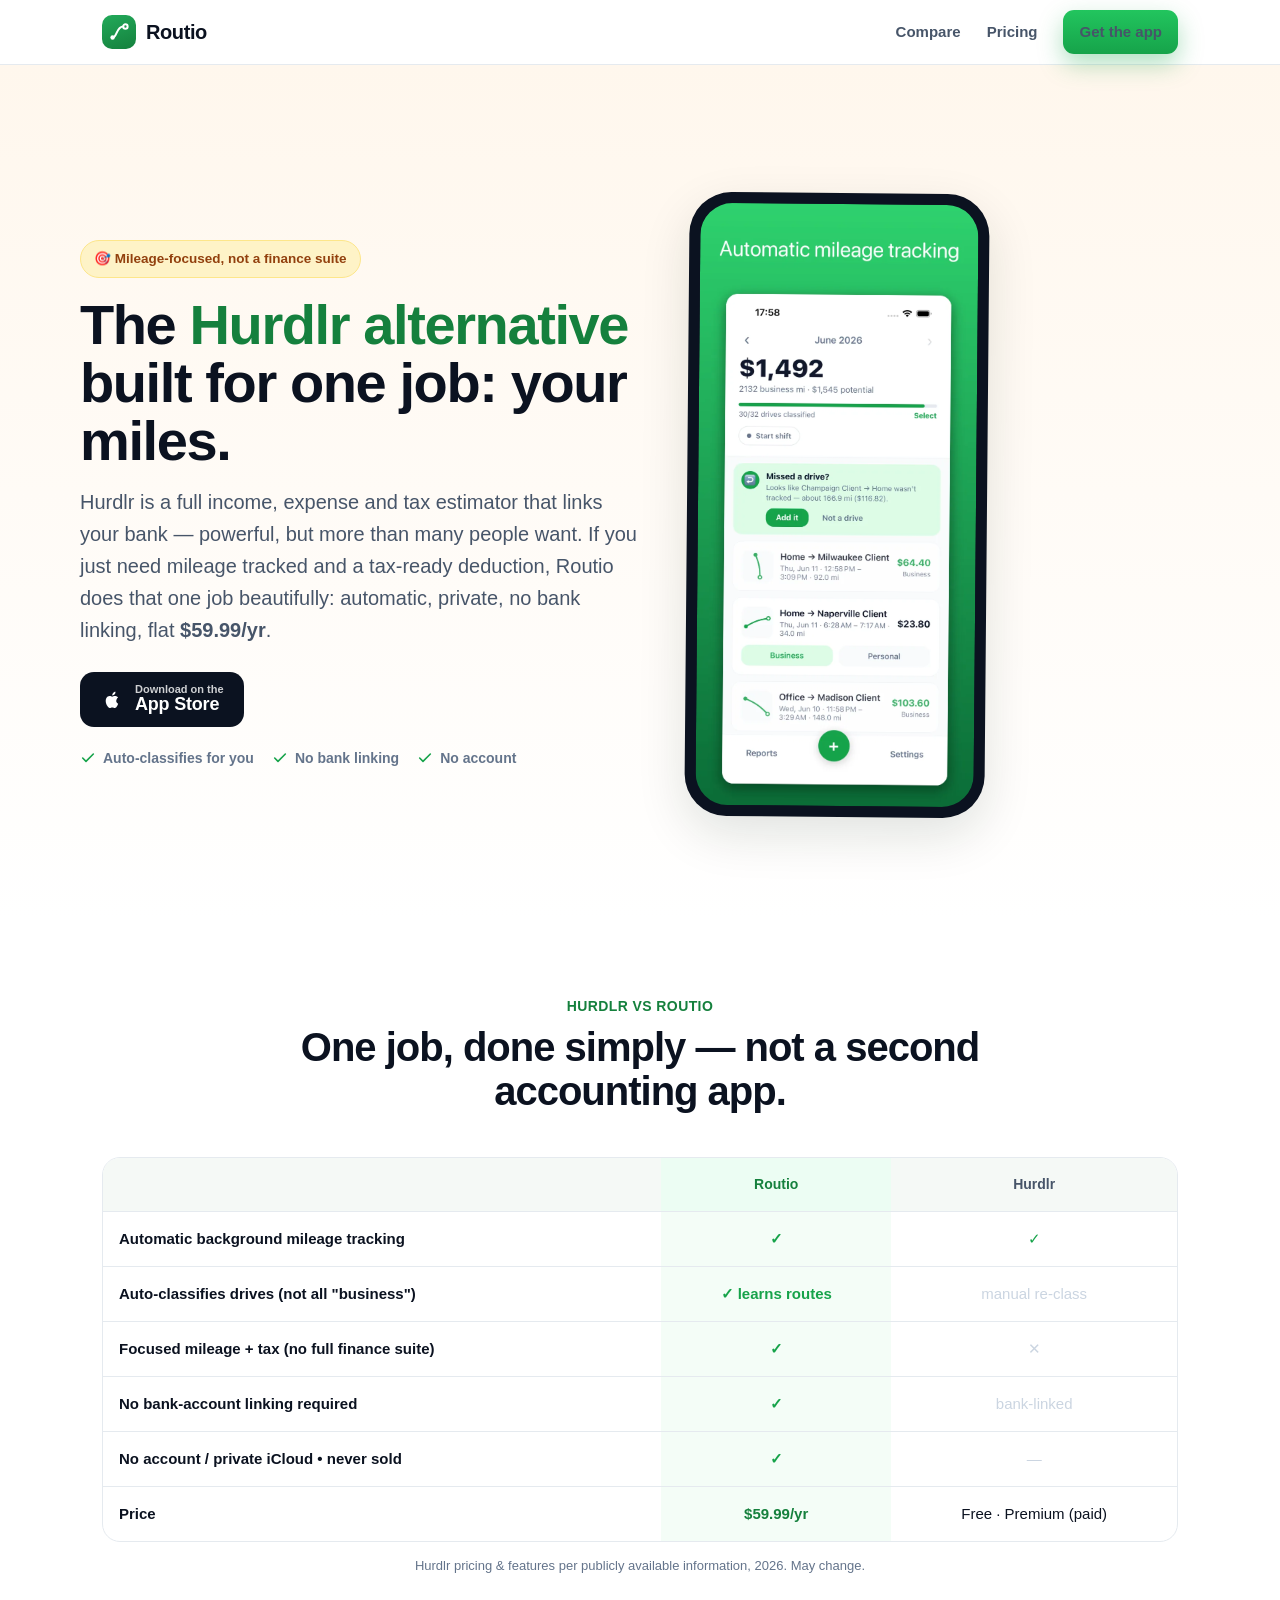
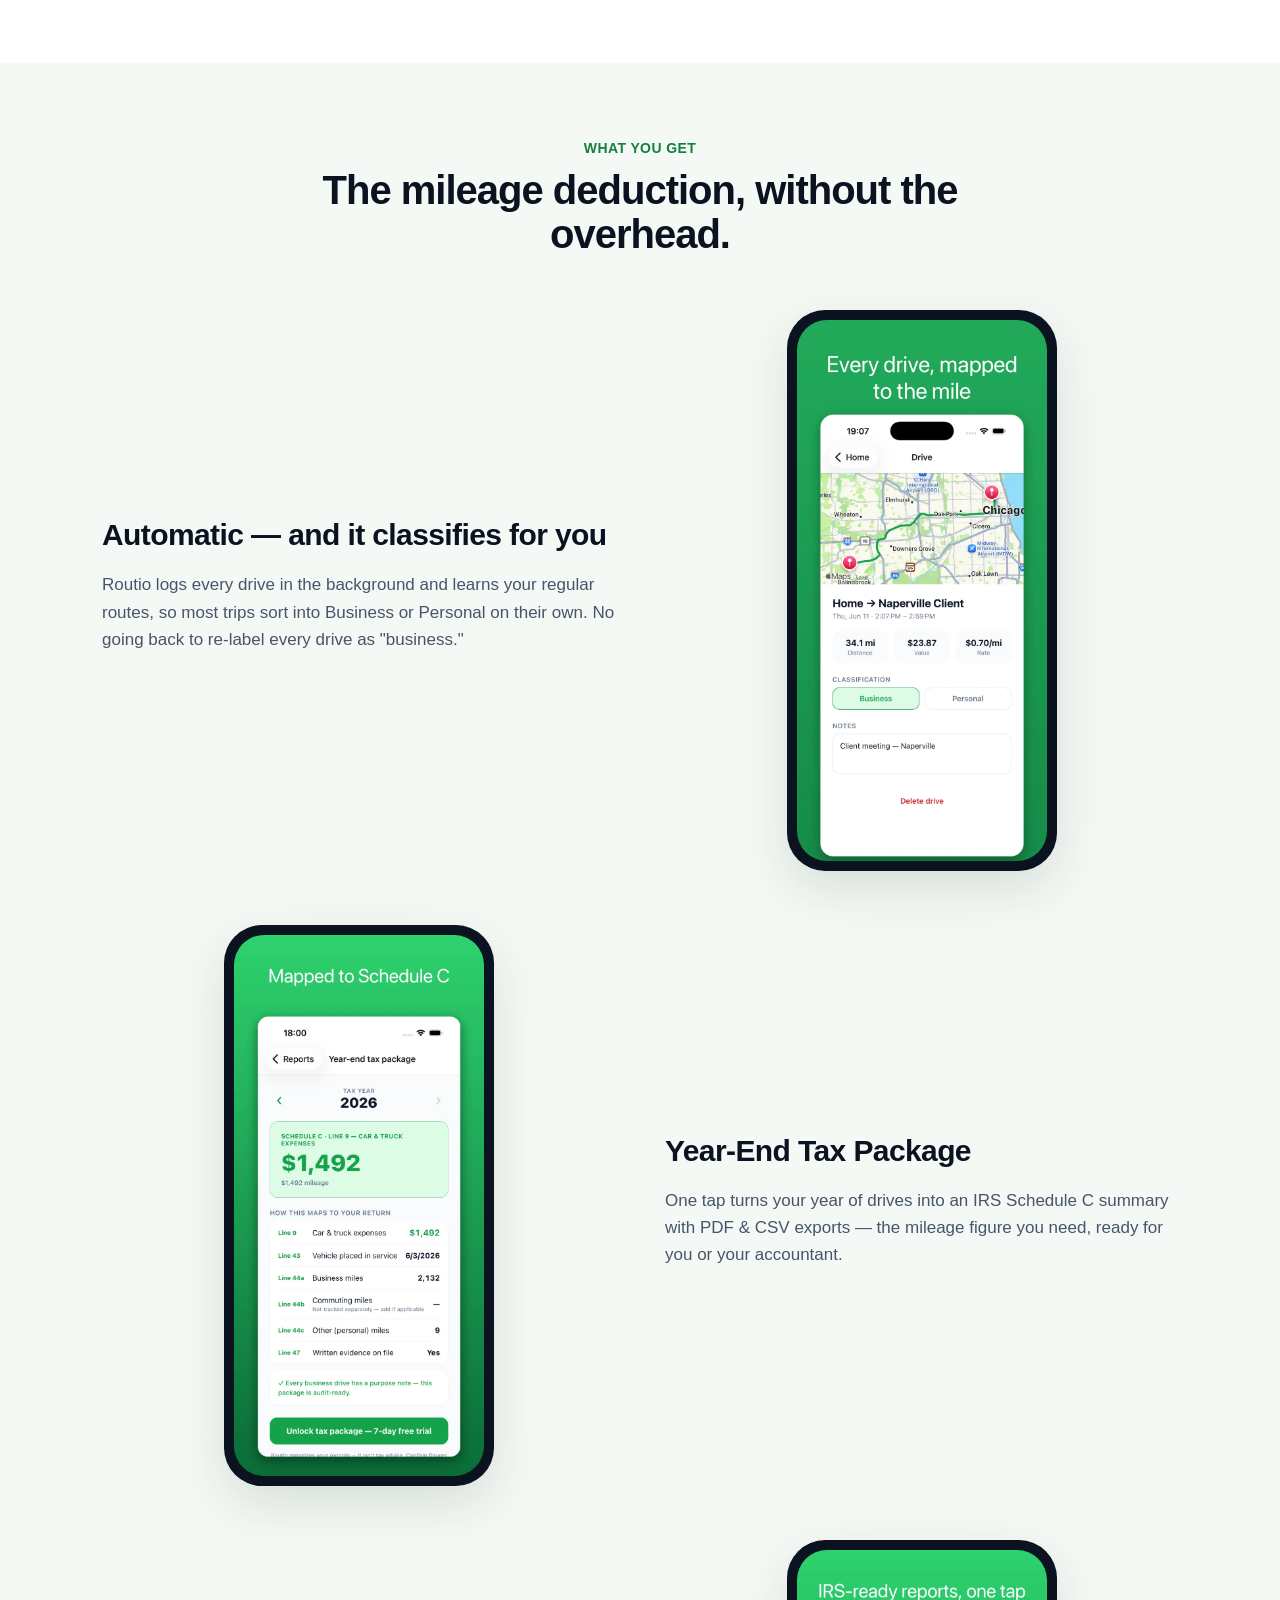
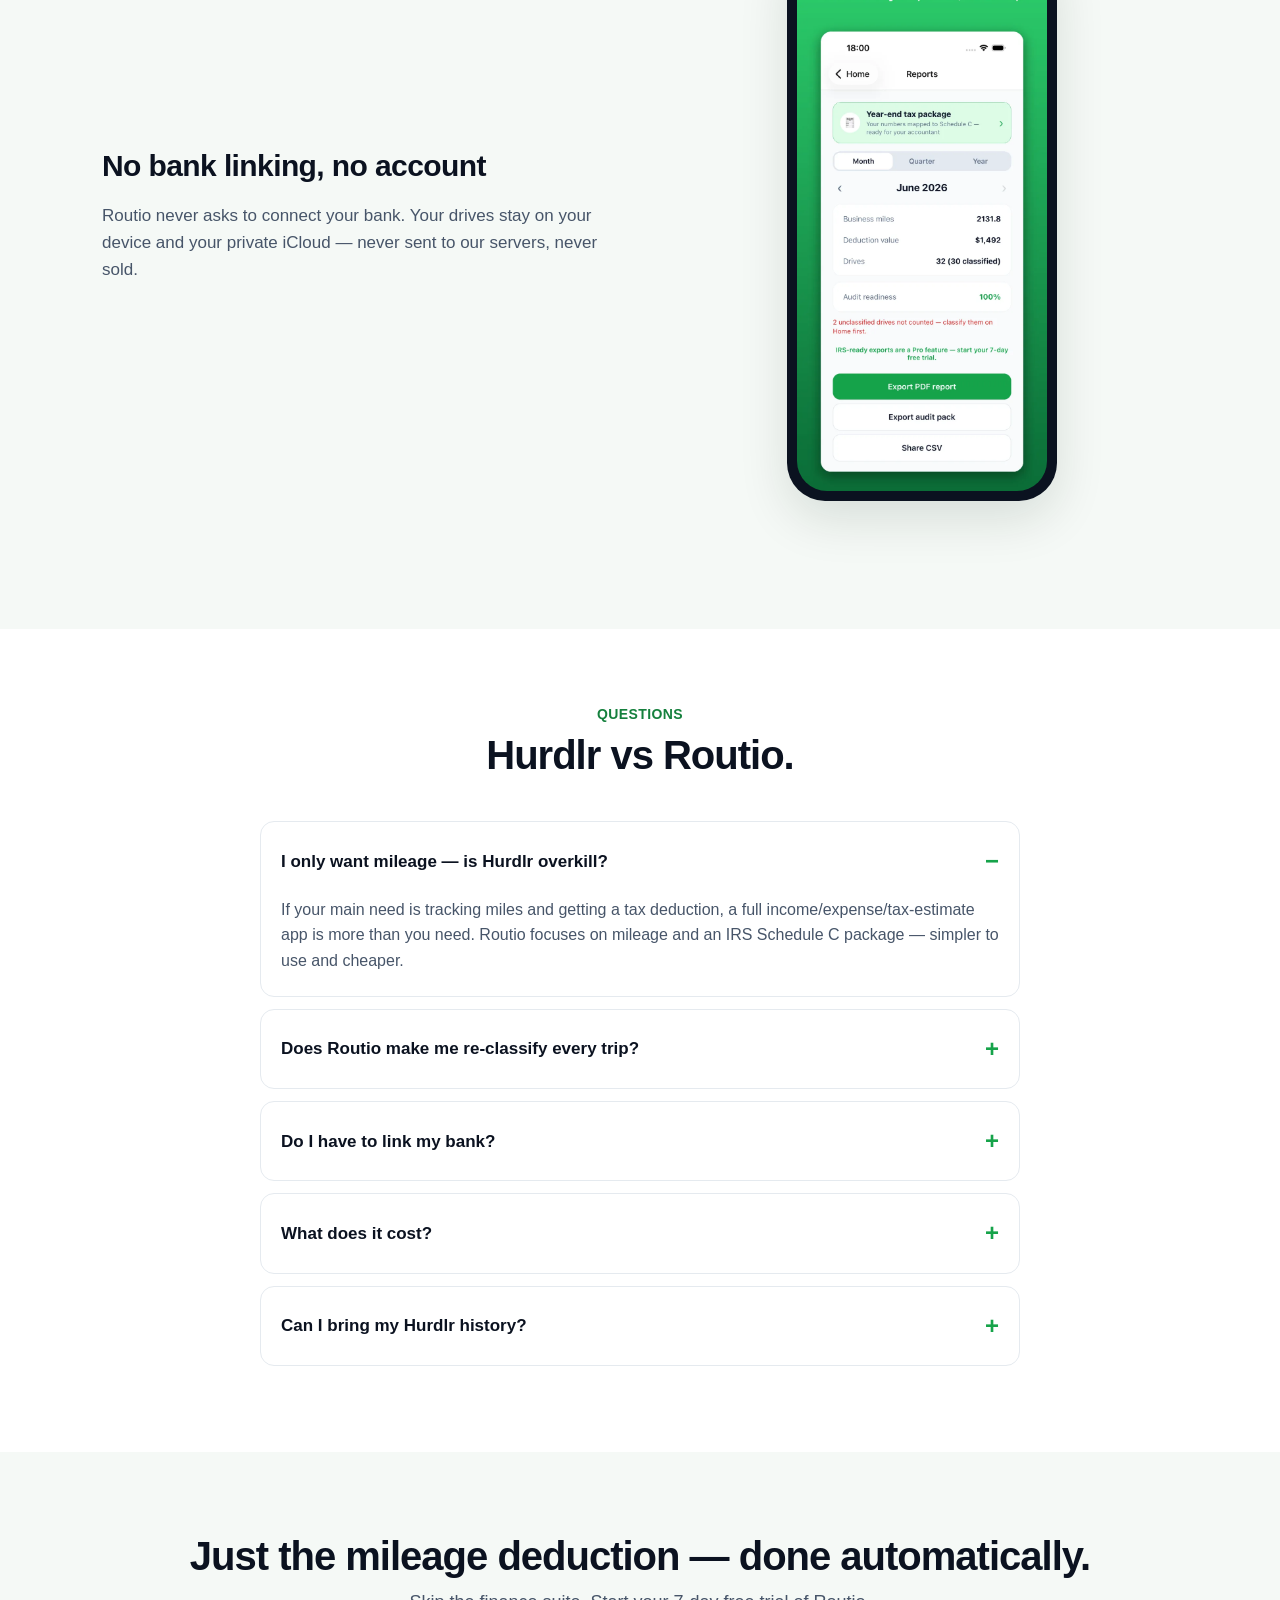
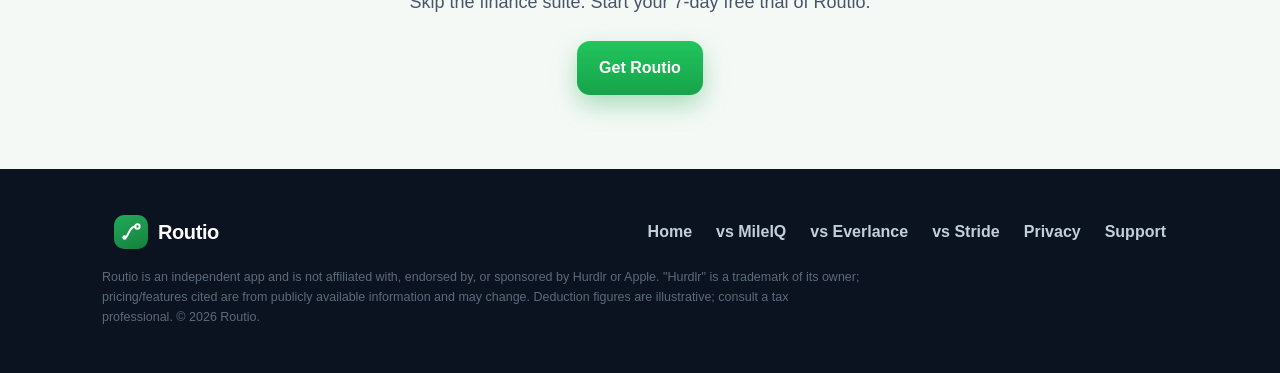
<file: hurdlr-alternative.html>
<!DOCTYPE html>
<html lang="en">
<head>
<meta charset="utf-8">
<meta name="viewport" content="width=device-width, initial-scale=1">
<title>The Best Hurdlr Alternative for Mileage in 2026 — Routio</title>
<meta name="description" content="Want a Hurdlr alternative focused on mileage, not full bookkeeping? Routio auto-logs and auto-classifies every drive, builds your IRS Schedule C package, no bank linking, no account — $59.99/yr.">
<link rel="stylesheet" href="style.css">
<meta name="theme-color" content="#16A34A">
</head>
<body>
<header class="nav"><div class="wrap row">
  <a class="brand" href="/"><span class="mk"><svg viewBox="0 0 24 24" fill="none" stroke="#fff" stroke-width="2.2" stroke-linecap="round" stroke-linejoin="round"><circle cx="5" cy="18" r="2.4" fill="#fff" stroke="none"/><circle cx="19" cy="6" r="2.4"/><path d="M5 18 C 10 18, 9 6, 16.6 6"/></svg></span>Routio</a>
  <nav class="links"><a class="hidem" href="/#compare">Compare</a><a class="hidem" href="/#pricing">Pricing</a><a class="btn btn-pri btn-sm" href="https://apps.apple.com/us/app/id6779370841">Get the app</a></nav>
</div></header>

<section class="hero switch-hero"><div class="wrap grid">
  <div>
    <span class="eyebrow">🎯 Mileage-focused, not a finance suite</span>
    <h1>The <span class="hl">Hurdlr alternative</span> built for one job: your miles.</h1>
    <p class="lead">Hurdlr is a full income, expense and tax estimator that links your bank — powerful, but more than many people want. If you just need mileage tracked and a tax-ready deduction, Routio does that one job beautifully: automatic, private, no bank linking, flat <b>$59.99/yr</b>.</p>
    <div class="cta-row">
      <a class="appstore" href="https://apps.apple.com/us/app/id6779370841"><svg viewBox="0 0 24 24" fill="#fff"><path d="M16.4 12.6c0-2 1.6-2.9 1.7-3-1-1.4-2.4-1.6-2.9-1.6-1.2-.1-2.4.7-3 .7-.6 0-1.6-.7-2.6-.7-1.3 0-2.6.8-3.2 2-1.4 2.4-.4 6 1 8 .6 1 1.4 2.1 2.4 2 1-.1 1.3-.6 2.5-.6 1.2 0 1.4.6 2.5.6 1 0 1.7-1 2.3-2 .7-1.1 1-2.2 1-2.3 0-.1-2-.8-2-3.1zM14.7 6.3c.5-.7.9-1.6.8-2.6-.8 0-1.8.5-2.4 1.2-.5.6-1 1.6-.8 2.5.9.1 1.8-.4 2.4-1.1z"/></svg><span><span class="sub">Download on the</span><span class="big">App Store</span></span></a>
    </div>
    <div class="microtrust">
      <span><svg viewBox="0 0 24 24" fill="none" stroke="currentColor" stroke-width="2.4" stroke-linecap="round" stroke-linejoin="round"><path d="M20 6 9 17l-5-5"/></svg>Auto-classifies for you</span>
      <span><svg viewBox="0 0 24 24" fill="none" stroke="currentColor" stroke-width="2.4" stroke-linecap="round" stroke-linejoin="round"><path d="M20 6 9 17l-5-5"/></svg>No bank linking</span>
      <span><svg viewBox="0 0 24 24" fill="none" stroke="currentColor" stroke-width="2.4" stroke-linecap="round" stroke-linejoin="round"><path d="M20 6 9 17l-5-5"/></svg>No account</span>
    </div>
  </div>
  <div class="hero-figure"><div class="phone"><img src="img/home.webp" alt="Routio home screen"></div></div>
</div></section>

<section id="why"><div class="wrap">
  <div class="sec-head"><div class="kick">Hurdlr vs Routio</div><h2>One job, done simply — not a second accounting app.</h2></div>
  <div class="cmp"><table class="compare">
    <thead><tr><th>&nbsp;</th><th class="us">Routio</th><th>Hurdlr</th></tr></thead>
    <tbody>
      <tr><td>Automatic background mileage tracking</td><td class="us"><span class="yes">✓</span></td><td><span class="yes">✓</span></td></tr>
      <tr><td>Auto-classifies drives (not all "business")</td><td class="us"><span class="yes">✓ learns routes</span></td><td><span class="no">manual re-class</span></td></tr>
      <tr><td>Focused mileage + tax (no full finance suite)</td><td class="us"><span class="yes">✓</span></td><td><span class="no">✕</span></td></tr>
      <tr><td>No bank-account linking required</td><td class="us"><span class="yes">✓</span></td><td><span class="no">bank-linked</span></td></tr>
      <tr><td>No account / private iCloud • never sold</td><td class="us"><span class="yes">✓</span></td><td><span class="no">—</span></td></tr>
      <tr><td>Price</td><td class="us">$59.99/yr</td><td>Free · Premium (paid)</td></tr>
    </tbody>
  </table></div>
  <p style="text-align:center;color:var(--slate-l);font-size:13px;margin-top:14px">Hurdlr pricing &amp; features per publicly available information, 2026. May change.</p>
</div></section>

<section style="background:var(--bg-soft)"><div class="wrap">
  <div class="sec-head"><div class="kick">What you get</div><h2>The mileage deduction, without the overhead.</h2></div>
  <div class="frow">
    <div class="copy"><h3>Automatic — and it classifies for you</h3><p>Routio logs every drive in the background and learns your regular routes, so most trips sort into Business or Personal on their own. No going back to re-label every drive as "business."</p></div>
    <div class="fimg"><img src="img/map.webp" alt="Routio automatic drive map" loading="lazy"></div>
  </div>
  <div class="frow rev">
    <div class="copy"><h3>Year-End Tax Package</h3><p>One tap turns your year of drives into an IRS Schedule C summary with PDF &amp; CSV exports — the mileage figure you need, ready for you or your accountant.</p></div>
    <div class="fimg"><img src="img/tax.webp" alt="Routio Year-End Tax Package" loading="lazy"></div>
  </div>
  <div class="frow">
    <div class="copy"><h3>No bank linking, no account</h3><p>Routio never asks to connect your bank. Your drives stay on your device and your private iCloud — never sent to our servers, never sold.</p></div>
    <div class="fimg"><img src="img/reports.webp" alt="Routio IRS-ready reports" loading="lazy"></div>
  </div>
</div></section>

<section><div class="wrap"><div class="faq">
  <div class="sec-head"><div class="kick">Questions</div><h2>Hurdlr vs Routio.</h2></div>
  <details open><summary>I only want mileage — is Hurdlr overkill?</summary><p>If your main need is tracking miles and getting a tax deduction, a full income/expense/tax-estimate app is more than you need. Routio focuses on mileage and an IRS Schedule C package — simpler to use and cheaper.</p></details>
  <details><summary>Does Routio make me re-classify every trip?</summary><p>No. Routio auto-classifies based on your routes and learns over time, so most drives are sorted for you. You just confirm — instead of re-labeling everything that was marked "business" by default.</p></details>
  <details><summary>Do I have to link my bank?</summary><p>Never. Routio is mileage-first and works with no bank connection and no account.</p></details>
  <details><summary>What does it cost?</summary><p>A flat $59.99/year (about $5/month) with a 7-day free trial. No tiered finance features to pay up for.</p></details>
  <details><summary>Can I bring my Hurdlr history?</summary><p>Yes. Export your Hurdlr trips as a CSV, then use Import history in Routio to bring your past drives in with their dates, miles, and business/personal split. You keep your whole year instead of starting over.</p></details>
</div></div></section>

<section class="finalcta"><div class="wrap">
  <h2>Just the mileage deduction — done automatically.</h2>
  <p>Skip the finance suite. Start your 7-day free trial of Routio.</p>
  <a class="btn btn-pri" href="https://apps.apple.com/us/app/id6779370841">Get Routio</a>
</div></section>

<footer class="ft"><div class="wrap">
  <div class="row"><a class="brand" href="/" style="color:#fff"><span class="mk"><svg viewBox="0 0 24 24" fill="none" stroke="#fff" stroke-width="2.2" stroke-linecap="round" stroke-linejoin="round"><circle cx="5" cy="18" r="2.4" fill="#fff" stroke="none"/><circle cx="19" cy="6" r="2.4"/><path d="M5 18 C 10 18, 9 6, 16.6 6"/></svg></span>Routio</a>
  <div><a href="/">Home</a><a href="/mileiq-alternative.html">vs MileIQ</a><a href="/everlance-alternative.html">vs Everlance</a><a href="/stride-alternative.html">vs Stride</a><a href="/privacy.html">Privacy</a><a href="/support.html">Support</a></div></div>
  <p class="disclaimer">Routio is an independent app and is not affiliated with, endorsed by, or sponsored by Hurdlr or Apple. "Hurdlr" is a trademark of its owner; pricing/features cited are from publicly available information and may change. Deduction figures are illustrative; consult a tax professional. © 2026 Routio.</p>
</div></footer>
</body>
</html>
</file>
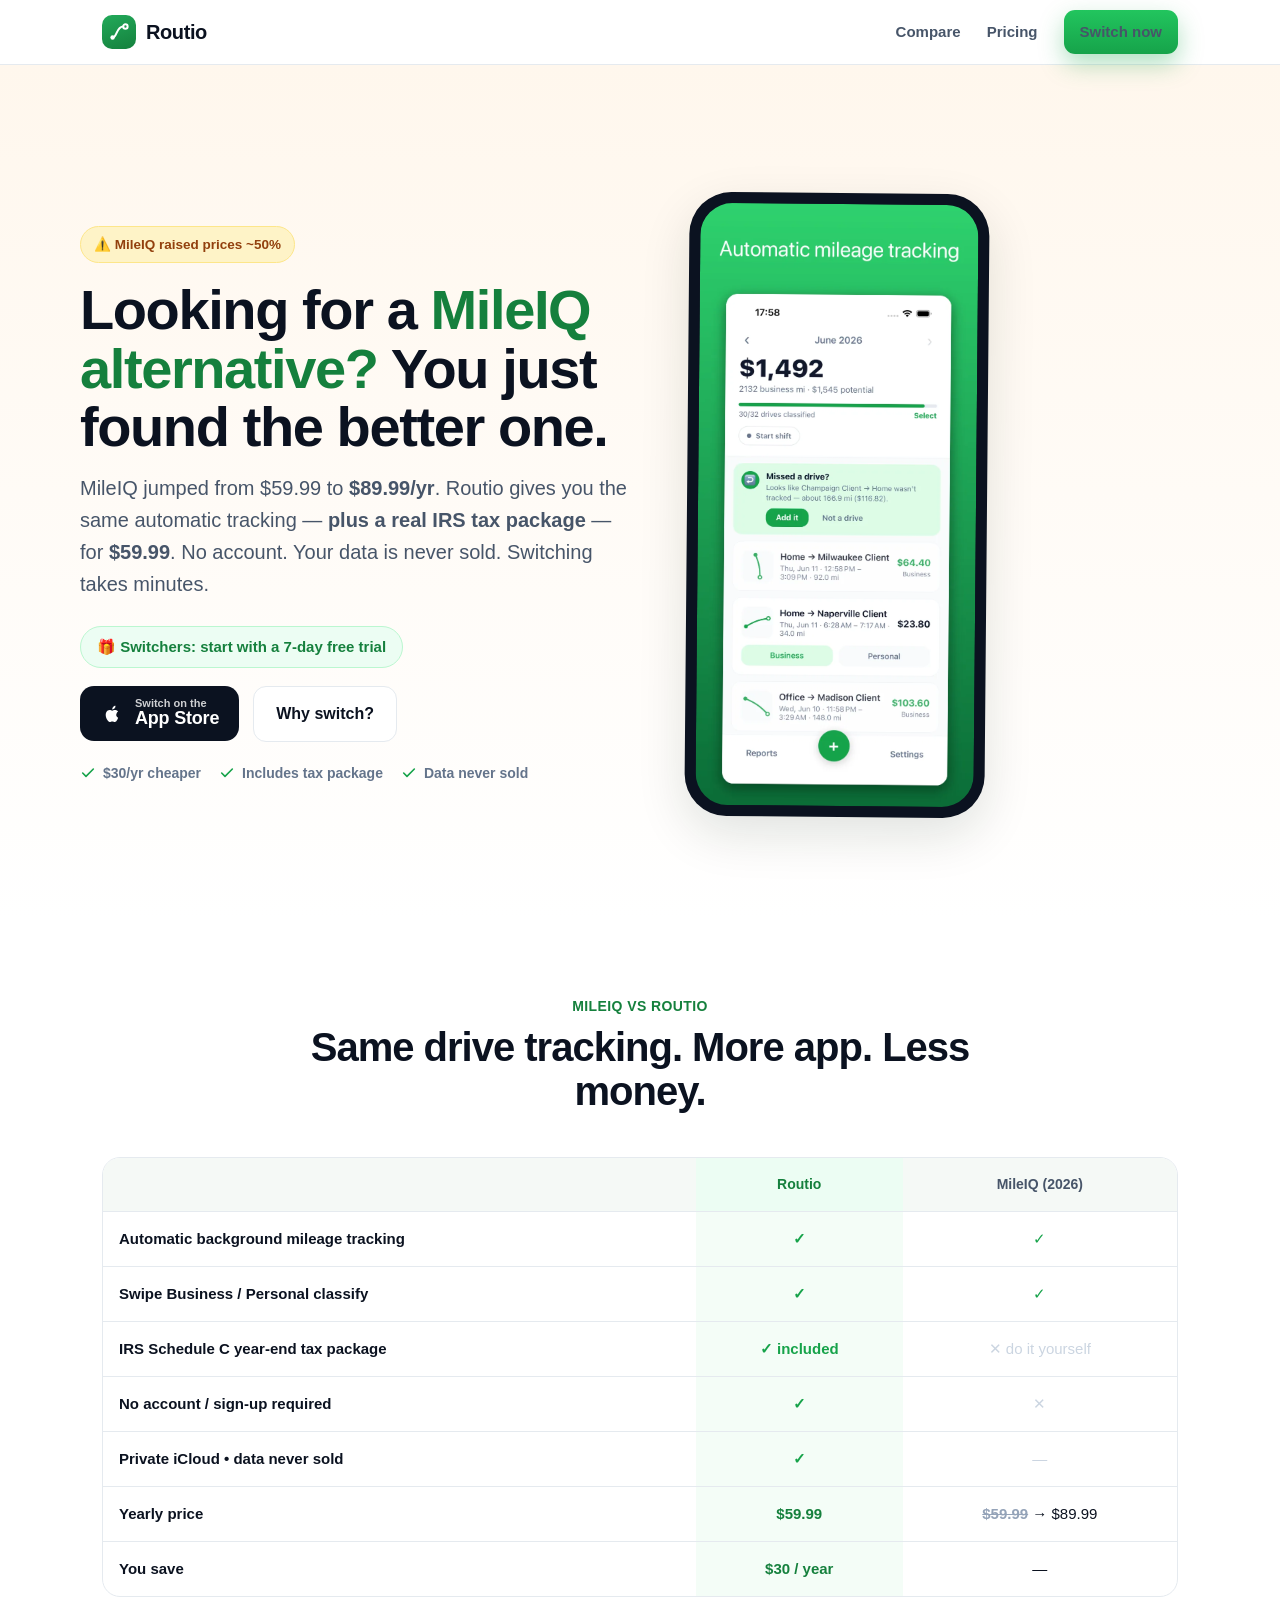
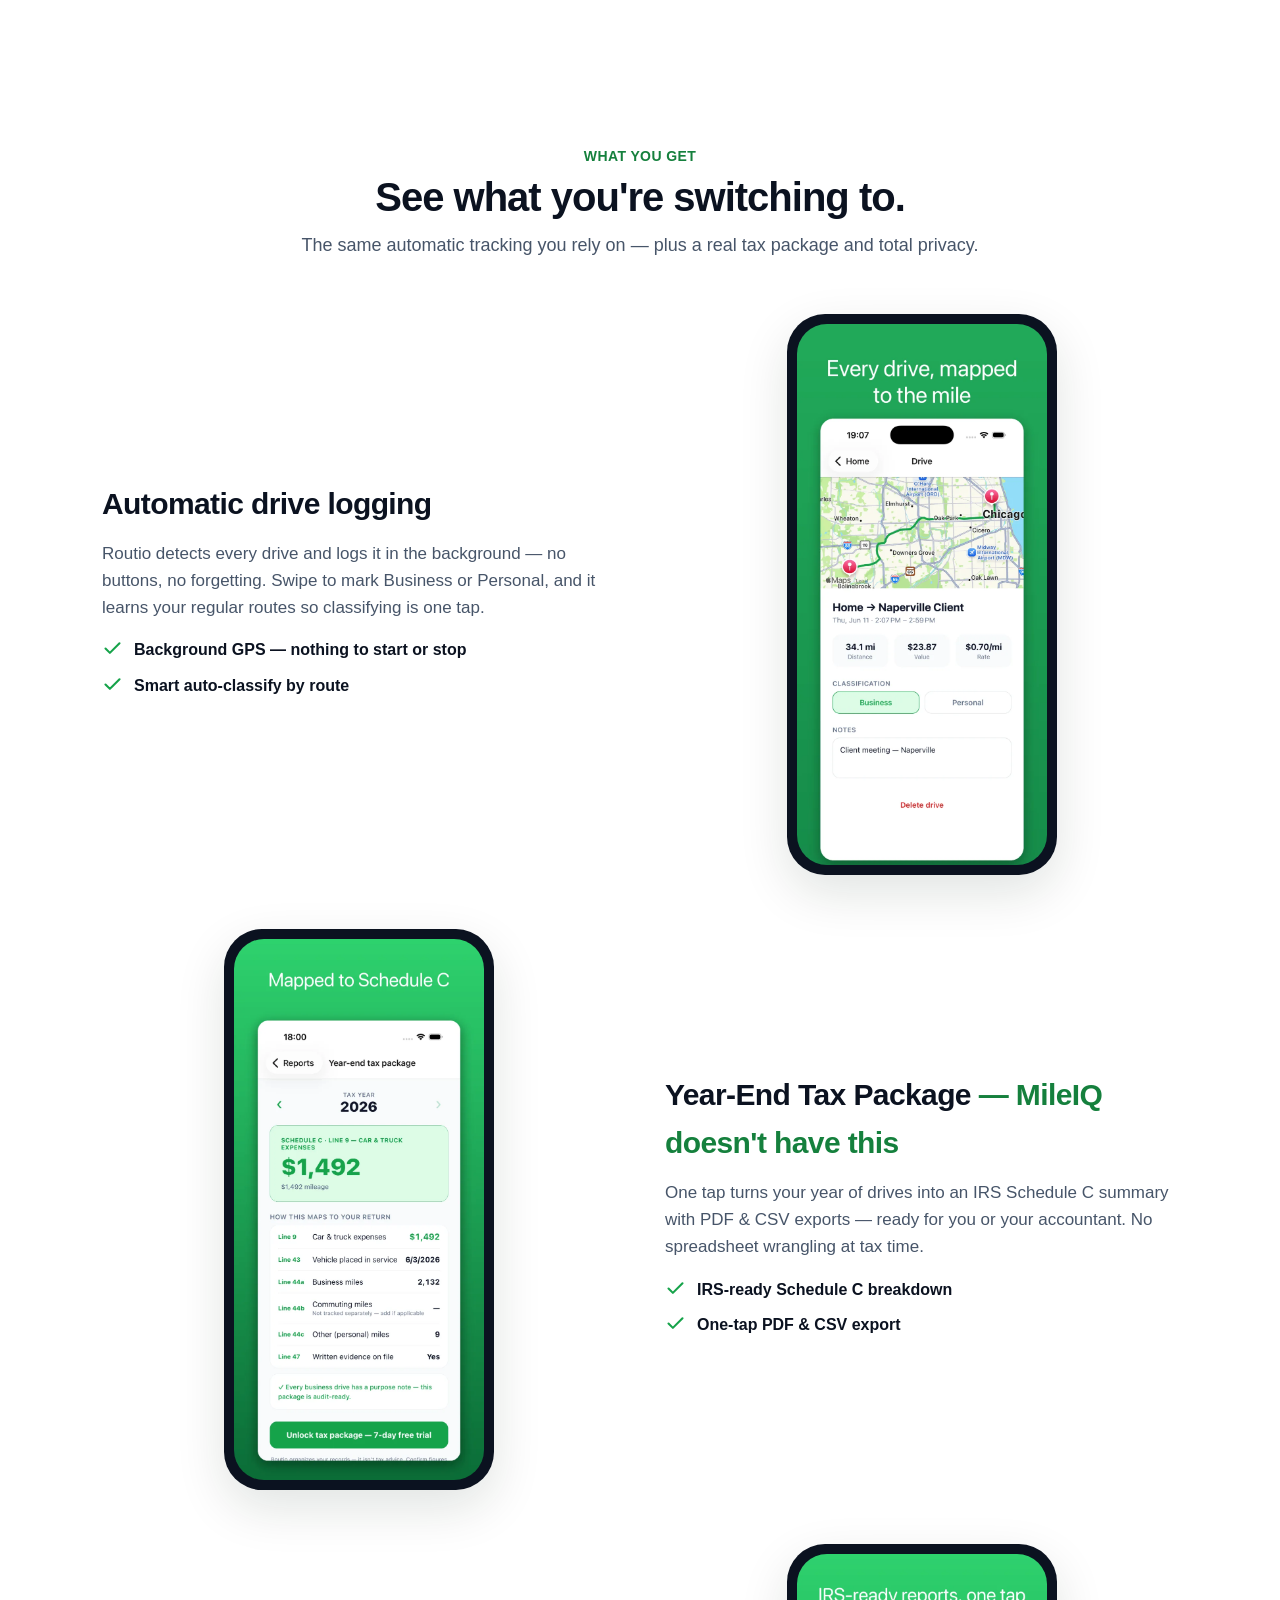
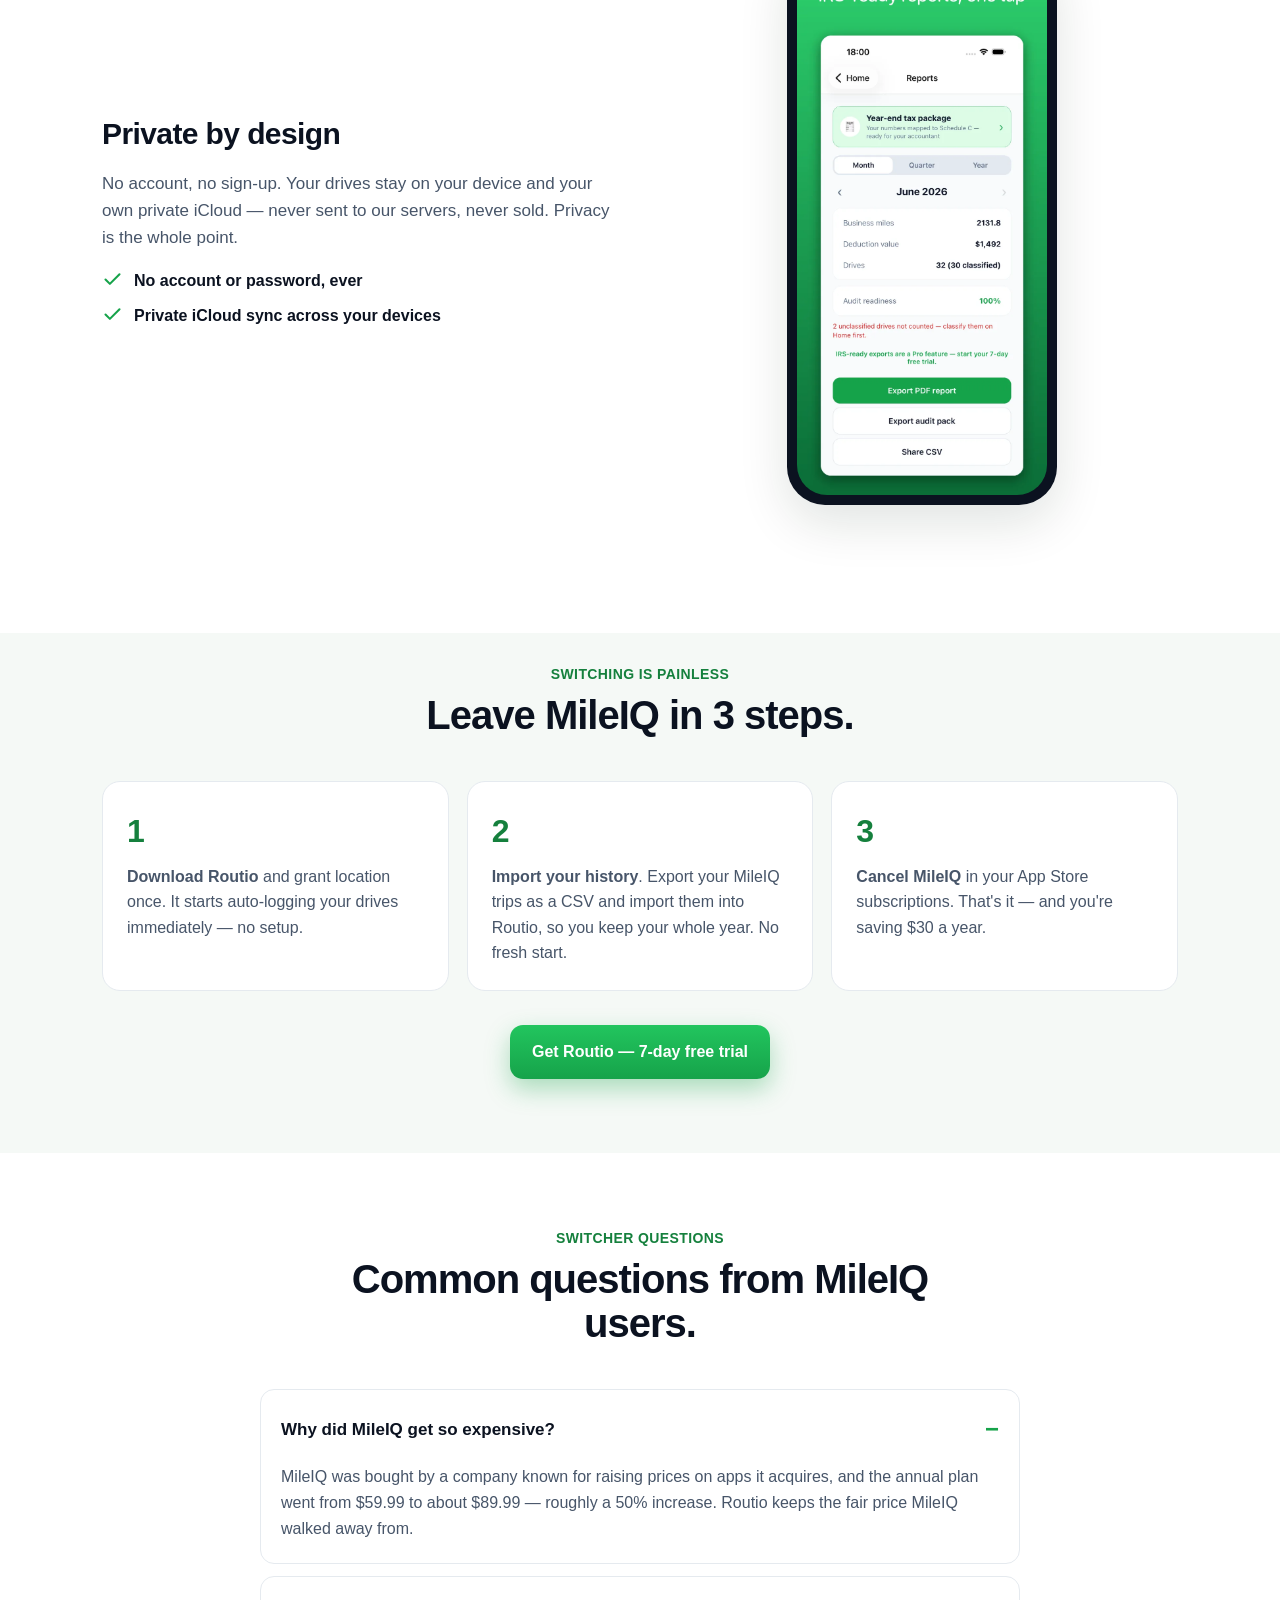
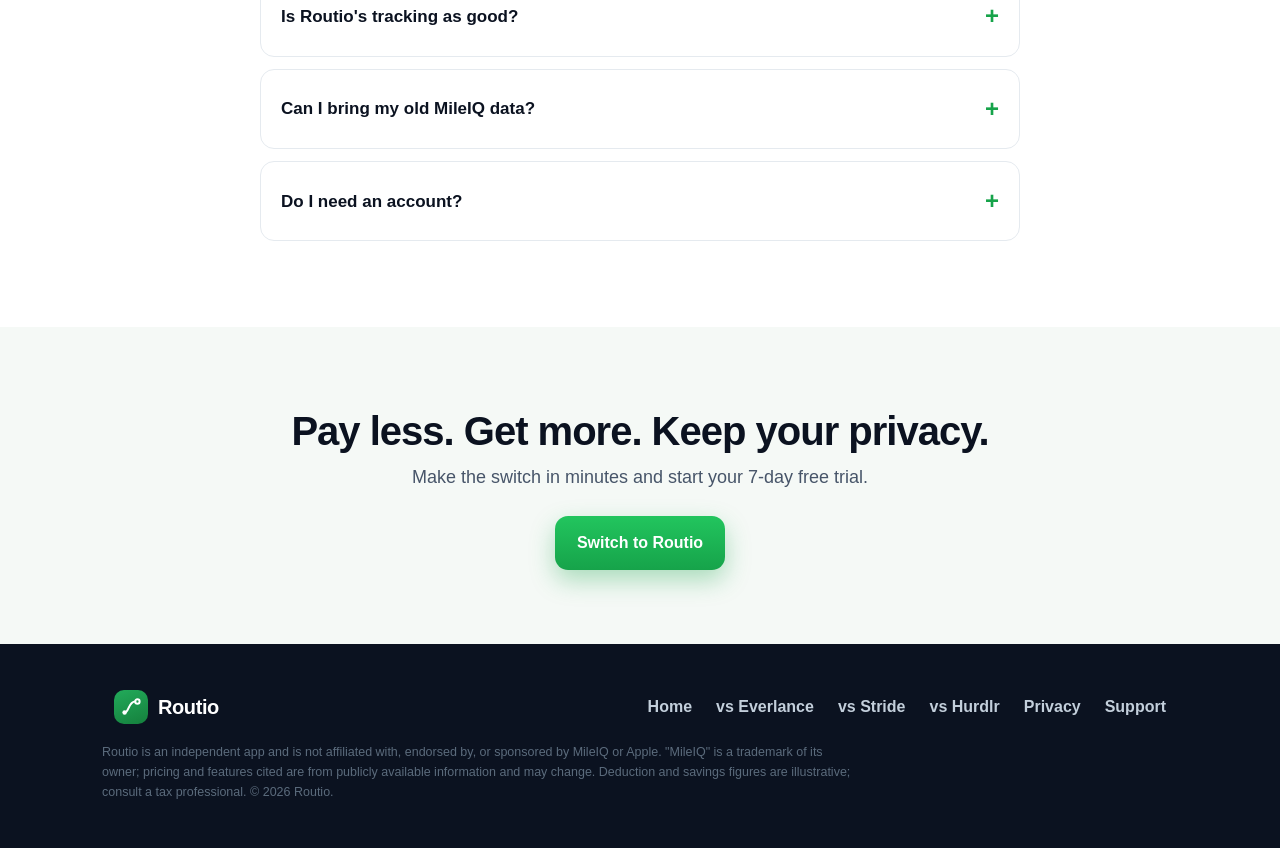
<file: mileiq-alternative.html>
<!DOCTYPE html>
<html lang="en">
<head>
<meta charset="utf-8">
<meta name="viewport" content="width=device-width, initial-scale=1">
<title>The Best MileIQ Alternative in 2026 — Routio (and it's cheaper)</title>
<meta name="description" content="MileIQ raised prices ~50% to $89.99/yr. Routio is the fair-priced alternative: automatic mileage tracking + IRS Schedule C tax package, no account, never sold, $59.99/yr. Switch in minutes.">
<link rel="stylesheet" href="style.css">
<meta name="theme-color" content="#16A34A">
</head>
<body>
<header class="nav"><div class="wrap row">
  <a class="brand" href="/"><span class="mk"><svg viewBox="0 0 24 24" fill="none" stroke="#fff" stroke-width="2.2" stroke-linecap="round" stroke-linejoin="round"><circle cx="5" cy="18" r="2.4" fill="#fff" stroke="none"/><circle cx="19" cy="6" r="2.4"/><path d="M5 18 C 10 18, 9 6, 16.6 6"/></svg></span>Routio</a>
  <nav class="links"><a class="hidem" href="/#compare">Compare</a><a class="hidem" href="/#pricing">Pricing</a><a class="btn btn-pri btn-sm" href="https://apps.apple.com/us/app/id6779370841">Switch now</a></nav>
</div></header>

<section class="hero switch-hero"><div class="wrap grid">
  <div>
    <span class="eyebrow">⚠️ MileIQ raised prices ~50%</span>
    <h1>Looking for a <span class="hl">MileIQ alternative?</span> You just found the better one.</h1>
    <p class="lead">MileIQ jumped from $59.99 to <b>$89.99/yr</b>. Routio gives you the same automatic tracking — <b>plus a real IRS tax package</b> — for <b>$59.99</b>. No account. Your data is never sold. Switching takes minutes.</p>
    <div class="pill-deal">🎁 Switchers: start with a 7-day free trial</div>
    <div class="cta-row">
      <a class="appstore" href="https://apps.apple.com/us/app/id6779370841"><svg viewBox="0 0 24 24" fill="#fff"><path d="M16.4 12.6c0-2 1.6-2.9 1.7-3-1-1.4-2.4-1.6-2.9-1.6-1.2-.1-2.4.7-3 .7-.6 0-1.6-.7-2.6-.7-1.3 0-2.6.8-3.2 2-1.4 2.4-.4 6 1 8 .6 1 1.4 2.1 2.4 2 1-.1 1.3-.6 2.5-.6 1.2 0 1.4.6 2.5.6 1 0 1.7-1 2.3-2 .7-1.1 1-2.2 1-2.3 0-.1-2-.8-2-3.1zM14.7 6.3c.5-.7.9-1.6.8-2.6-.8 0-1.8.5-2.4 1.2-.5.6-1 1.6-.8 2.5.9.1 1.8-.4 2.4-1.1z"/></svg><span><span class="sub">Switch on the</span><span class="big">App Store</span></span></a>
      <a class="btn btn-ghost" href="#why">Why switch?</a>
    </div>
    <div class="microtrust">
      <span><svg viewBox="0 0 24 24" fill="none" stroke="currentColor" stroke-width="2.4" stroke-linecap="round" stroke-linejoin="round"><path d="M20 6 9 17l-5-5"/></svg>$30/yr cheaper</span>
      <span><svg viewBox="0 0 24 24" fill="none" stroke="currentColor" stroke-width="2.4" stroke-linecap="round" stroke-linejoin="round"><path d="M20 6 9 17l-5-5"/></svg>Includes tax package</span>
      <span><svg viewBox="0 0 24 24" fill="none" stroke="currentColor" stroke-width="2.4" stroke-linecap="round" stroke-linejoin="round"><path d="M20 6 9 17l-5-5"/></svg>Data never sold</span>
    </div>
  </div>
  <div class="hero-figure"><div class="phone"><img src="img/home.webp" alt="Routio home screen"></div></div>
</div></section>

<section id="why"><div class="wrap">
  <div class="sec-head"><div class="kick">MileIQ vs Routio</div><h2>Same drive tracking. More app. Less money.</h2></div>
  <div class="cmp"><table class="compare">
    <thead><tr><th>&nbsp;</th><th class="us">Routio</th><th>MileIQ (2026)</th></tr></thead>
    <tbody>
      <tr><td>Automatic background mileage tracking</td><td class="us"><span class="yes">✓</span></td><td><span class="yes">✓</span></td></tr>
      <tr><td>Swipe Business / Personal classify</td><td class="us"><span class="yes">✓</span></td><td><span class="yes">✓</span></td></tr>
      <tr><td>IRS Schedule C year-end tax package</td><td class="us"><span class="yes">✓ included</span></td><td><span class="no">✕ do it yourself</span></td></tr>
      <tr><td>No account / sign-up required</td><td class="us"><span class="yes">✓</span></td><td><span class="no">✕</span></td></tr>
      <tr><td>Private iCloud • data never sold</td><td class="us"><span class="yes">✓</span></td><td><span class="no">—</span></td></tr>
      <tr><td>Yearly price</td><td class="us">$59.99</td><td><span class="tag-old">$59.99</span> → $89.99</td></tr>
      <tr><td>You save</td><td class="us">$30 / year</td><td>—</td></tr>
    </tbody>
  </table></div>
</div></section>

<section><div class="wrap">
  <div class="sec-head"><div class="kick">What you get</div><h2>See what you're switching to.</h2><p>The same automatic tracking you rely on — plus a real tax package and total privacy.</p></div>
  <div class="frow">
    <div class="copy">
      <h3>Automatic drive logging</h3>
      <p>Routio detects every drive and logs it in the background — no buttons, no forgetting. Swipe to mark Business or Personal, and it learns your regular routes so classifying is one tap.</p>
      <ul class="flist">
        <li><svg viewBox="0 0 24 24" fill="none" stroke="currentColor" stroke-width="2.4" stroke-linecap="round" stroke-linejoin="round"><path d="M20 6 9 17l-5-5"/></svg>Background GPS — nothing to start or stop</li>
        <li><svg viewBox="0 0 24 24" fill="none" stroke="currentColor" stroke-width="2.4" stroke-linecap="round" stroke-linejoin="round"><path d="M20 6 9 17l-5-5"/></svg>Smart auto-classify by route</li>
      </ul>
    </div>
    <div class="fimg"><img src="img/map.webp" alt="Routio automatic drive map" loading="lazy"></div>
  </div>
  <div class="frow rev">
    <div class="copy">
      <h3>Year-End Tax Package <span style="color:var(--green-d)">— MileIQ doesn't have this</span></h3>
      <p>One tap turns your year of drives into an IRS Schedule C summary with PDF &amp; CSV exports — ready for you or your accountant. No spreadsheet wrangling at tax time.</p>
      <ul class="flist">
        <li><svg viewBox="0 0 24 24" fill="none" stroke="currentColor" stroke-width="2.4" stroke-linecap="round" stroke-linejoin="round"><path d="M20 6 9 17l-5-5"/></svg>IRS-ready Schedule C breakdown</li>
        <li><svg viewBox="0 0 24 24" fill="none" stroke="currentColor" stroke-width="2.4" stroke-linecap="round" stroke-linejoin="round"><path d="M20 6 9 17l-5-5"/></svg>One-tap PDF &amp; CSV export</li>
      </ul>
    </div>
    <div class="fimg"><img src="img/tax.webp" alt="Routio Year-End Tax Package" loading="lazy"></div>
  </div>
  <div class="frow">
    <div class="copy">
      <h3>Private by design</h3>
      <p>No account, no sign-up. Your drives stay on your device and your own private iCloud — never sent to our servers, never sold. Privacy is the whole point.</p>
      <ul class="flist">
        <li><svg viewBox="0 0 24 24" fill="none" stroke="currentColor" stroke-width="2.4" stroke-linecap="round" stroke-linejoin="round"><path d="M20 6 9 17l-5-5"/></svg>No account or password, ever</li>
        <li><svg viewBox="0 0 24 24" fill="none" stroke="currentColor" stroke-width="2.4" stroke-linecap="round" stroke-linejoin="round"><path d="M20 6 9 17l-5-5"/></svg>Private iCloud sync across your devices</li>
      </ul>
    </div>
    <div class="fimg"><img src="img/reports.webp" alt="Routio IRS-ready reports" loading="lazy"></div>
  </div>
</div></section>

<section style="background:var(--bg-soft);padding-top:30px"><div class="wrap">
  <div class="sec-head"><div class="kick">Switching is painless</div><h2>Leave MileIQ in 3 steps.</h2></div>
  <div class="lossgrid" style="filter:none">
    <div class="losscard" style="background:#fff;border-color:var(--line);color:var(--ink)"><div class="big" style="color:var(--green-d)">1</div><p style="color:var(--slate)"><b>Download Routio</b> and grant location once. It starts auto-logging your drives immediately — no setup.</p></div>
    <div class="losscard" style="background:#fff;border-color:var(--line);color:var(--ink)"><div class="big" style="color:var(--green-d)">2</div><p style="color:var(--slate)"><b>Import your history</b>. Export your MileIQ trips as a CSV and import them into Routio, so you keep your whole year. No fresh start.</p></div>
    <div class="losscard" style="background:#fff;border-color:var(--line);color:var(--ink)"><div class="big" style="color:var(--green-d)">3</div><p style="color:var(--slate)"><b>Cancel MileIQ</b> in your App Store subscriptions. That's it — and you're saving $30 a year.</p></div>
  </div>
  <div style="text-align:center;margin-top:34px"><a class="btn btn-pri" href="https://apps.apple.com/us/app/id6779370841">Get Routio — 7-day free trial</a></div>
</div></section>

<section><div class="wrap"><div class="faq">
  <div class="sec-head"><div class="kick">Switcher questions</div><h2>Common questions from MileIQ users.</h2></div>
  <details open><summary>Why did MileIQ get so expensive?</summary><p>MileIQ was bought by a company known for raising prices on apps it acquires, and the annual plan went from $59.99 to about $89.99 — roughly a 50% increase. Routio keeps the fair price MileIQ walked away from.</p></details>
  <details><summary>Is Routio's tracking as good?</summary><p>Yes — Routio uses the same kind of automatic, background drive detection, plus smart rules that learn your routes so classifying takes one tap. And it adds a full IRS Schedule C tax package MileIQ doesn't include.</p></details>
  <details><summary>Can I bring my old MileIQ data?</summary><p>Yes. Export your MileIQ trips as a CSV, then use Import history in Routio to bring your past drives in, with their dates, miles, and business/personal classification. You keep your whole year instead of starting over.</p></details>
  <details><summary>Do I need an account?</summary><p>No. Unlike MileIQ, Routio needs no sign-up. Your data stays on your device and your private iCloud — never sent to our servers, never sold.</p></details>
</div></div></section>

<section class="finalcta"><div class="wrap">
  <h2>Pay less. Get more. Keep your privacy.</h2>
  <p>Make the switch in minutes and start your 7-day free trial.</p>
  <a class="btn btn-pri" href="https://apps.apple.com/us/app/id6779370841">Switch to Routio</a>
</div></section>

<footer class="ft"><div class="wrap">
  <div class="row"><a class="brand" href="/" style="color:#fff"><span class="mk"><svg viewBox="0 0 24 24" fill="none" stroke="#fff" stroke-width="2.2" stroke-linecap="round" stroke-linejoin="round"><circle cx="5" cy="18" r="2.4" fill="#fff" stroke="none"/><circle cx="19" cy="6" r="2.4"/><path d="M5 18 C 10 18, 9 6, 16.6 6"/></svg></span>Routio</a>
  <div><a href="/">Home</a><a href="/everlance-alternative.html">vs Everlance</a><a href="/stride-alternative.html">vs Stride</a><a href="/hurdlr-alternative.html">vs Hurdlr</a><a href="/privacy.html">Privacy</a><a href="/support.html">Support</a></div></div>
  <p class="disclaimer">Routio is an independent app and is not affiliated with, endorsed by, or sponsored by MileIQ or Apple. "MileIQ" is a trademark of its owner; pricing and features cited are from publicly available information and may change. Deduction and savings figures are illustrative; consult a tax professional. © 2026 Routio.</p>
</div></footer>
</body>
</html>
</file>
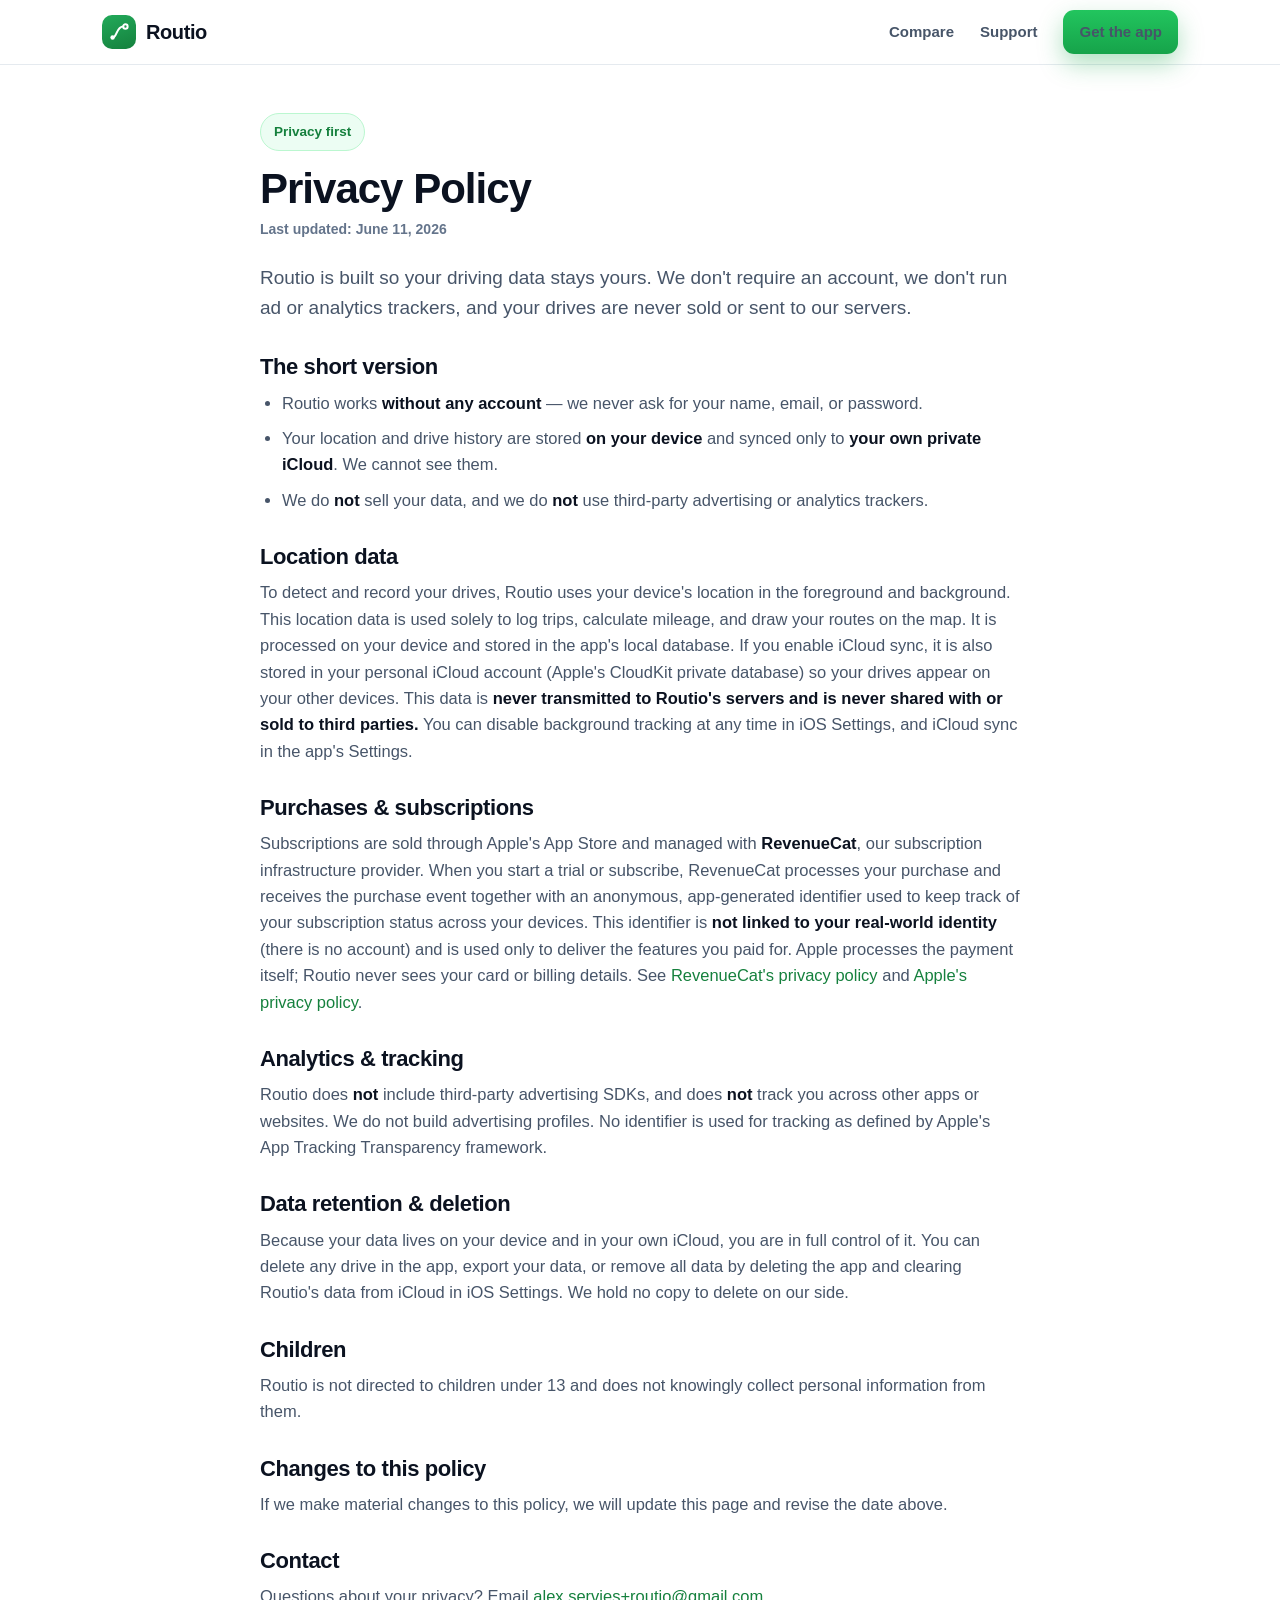
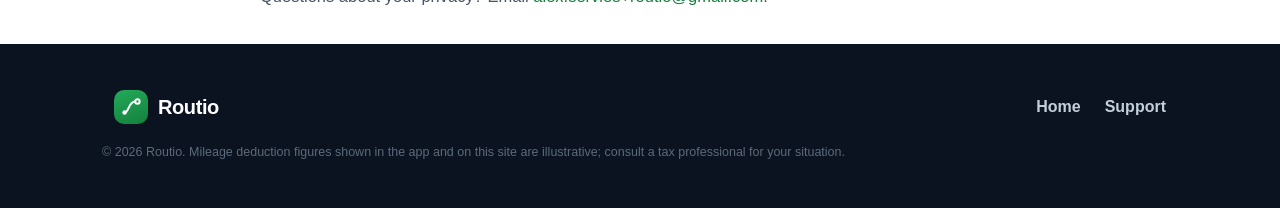
<file: privacy.html>
<!DOCTYPE html>
<html lang="en">
<head>
<meta charset="utf-8">
<meta name="viewport" content="width=device-width, initial-scale=1">
<title>Routio — Privacy Policy</title>
<meta name="description" content="Routio keeps your driving data yours: no account, no trackers, never sold. Stored on your device and your private iCloud.">
<link rel="stylesheet" href="style.css">
<meta name="theme-color" content="#16A34A">
</head>
<body>
<header class="nav"><div class="wrap row">
  <a class="brand" href="/"><span class="mk"><svg viewBox="0 0 24 24" fill="none" stroke="#fff" stroke-width="2.2" stroke-linecap="round" stroke-linejoin="round"><circle cx="5" cy="18" r="2.4" fill="#fff" stroke="none"/><circle cx="19" cy="6" r="2.4"/><path d="M5 18 C 10 18, 9 6, 16.6 6"/></svg></span>Routio</a>
  <nav class="links"><a class="hidem" href="/#compare">Compare</a><a class="hidem" href="/support.html">Support</a><a class="btn btn-pri btn-sm" href="https://apps.apple.com/us/app/id6779370841">Get the app</a></nav>
</div></header>

<main class="wrap"><div class="prose">
  <span class="pill">Privacy first</span>
  <h1>Privacy Policy</h1>
  <p class="updated">Last updated: June 11, 2026</p>
  <p class="lead">Routio is built so your driving data stays yours. We don't require an account, we don't run ad or analytics trackers, and your drives are never sold or sent to our servers.</p>

  <h2>The short version</h2>
  <ul>
    <li>Routio works <strong>without any account</strong> — we never ask for your name, email, or password.</li>
    <li>Your location and drive history are stored <strong>on your device</strong> and synced only to <strong>your own private iCloud</strong>. We cannot see them.</li>
    <li>We do <strong>not</strong> sell your data, and we do <strong>not</strong> use third-party advertising or analytics trackers.</li>
  </ul>

  <h2>Location data</h2>
  <p>To detect and record your drives, Routio uses your device's location in the foreground and background. This location data is used solely to log trips, calculate mileage, and draw your routes on the map. It is processed on your device and stored in the app's local database. If you enable iCloud sync, it is also stored in your personal iCloud account (Apple's CloudKit private database) so your drives appear on your other devices. This data is <strong>never transmitted to Routio's servers and is never shared with or sold to third parties.</strong> You can disable background tracking at any time in iOS Settings, and iCloud sync in the app's Settings.</p>

  <h2>Purchases &amp; subscriptions</h2>
  <p>Subscriptions are sold through Apple's App Store and managed with <strong>RevenueCat</strong>, our subscription infrastructure provider. When you start a trial or subscribe, RevenueCat processes your purchase and receives the purchase event together with an anonymous, app-generated identifier used to keep track of your subscription status across your devices. This identifier is <strong>not linked to your real-world identity</strong> (there is no account) and is used only to deliver the features you paid for. Apple processes the payment itself; Routio never sees your card or billing details. See <a href="https://www.revenuecat.com/privacy/" target="_blank" rel="noopener">RevenueCat's privacy policy</a> and <a href="https://www.apple.com/legal/privacy/" target="_blank" rel="noopener">Apple's privacy policy</a>.</p>

  <h2>Analytics &amp; tracking</h2>
  <p>Routio does <strong>not</strong> include third-party advertising SDKs, and does <strong>not</strong> track you across other apps or websites. We do not build advertising profiles. No identifier is used for tracking as defined by Apple's App Tracking Transparency framework.</p>

  <h2>Data retention &amp; deletion</h2>
  <p>Because your data lives on your device and in your own iCloud, you are in full control of it. You can delete any drive in the app, export your data, or remove all data by deleting the app and clearing Routio's data from iCloud in iOS Settings. We hold no copy to delete on our side.</p>

  <h2>Children</h2>
  <p>Routio is not directed to children under 13 and does not knowingly collect personal information from them.</p>

  <h2>Changes to this policy</h2>
  <p>If we make material changes to this policy, we will update this page and revise the date above.</p>

  <h2>Contact</h2>
  <p>Questions about your privacy? Email <a href="mailto:alex.servies+routio@gmail.com">alex.servies+routio@gmail.com</a>.</p>
</div></main>

<footer class="ft"><div class="wrap">
  <div class="row"><a class="brand" href="/" style="color:#fff"><span class="mk"><svg viewBox="0 0 24 24" fill="none" stroke="#fff" stroke-width="2.2" stroke-linecap="round" stroke-linejoin="round"><circle cx="5" cy="18" r="2.4" fill="#fff" stroke="none"/><circle cx="19" cy="6" r="2.4"/><path d="M5 18 C 10 18, 9 6, 16.6 6"/></svg></span>Routio</a>
  <div><a href="/">Home</a><a href="/support.html">Support</a></div></div>
  <p class="disclaimer">© 2026 Routio. Mileage deduction figures shown in the app and on this site are illustrative; consult a tax professional for your situation.</p>
</div></footer>
</body>
</html>
</file>
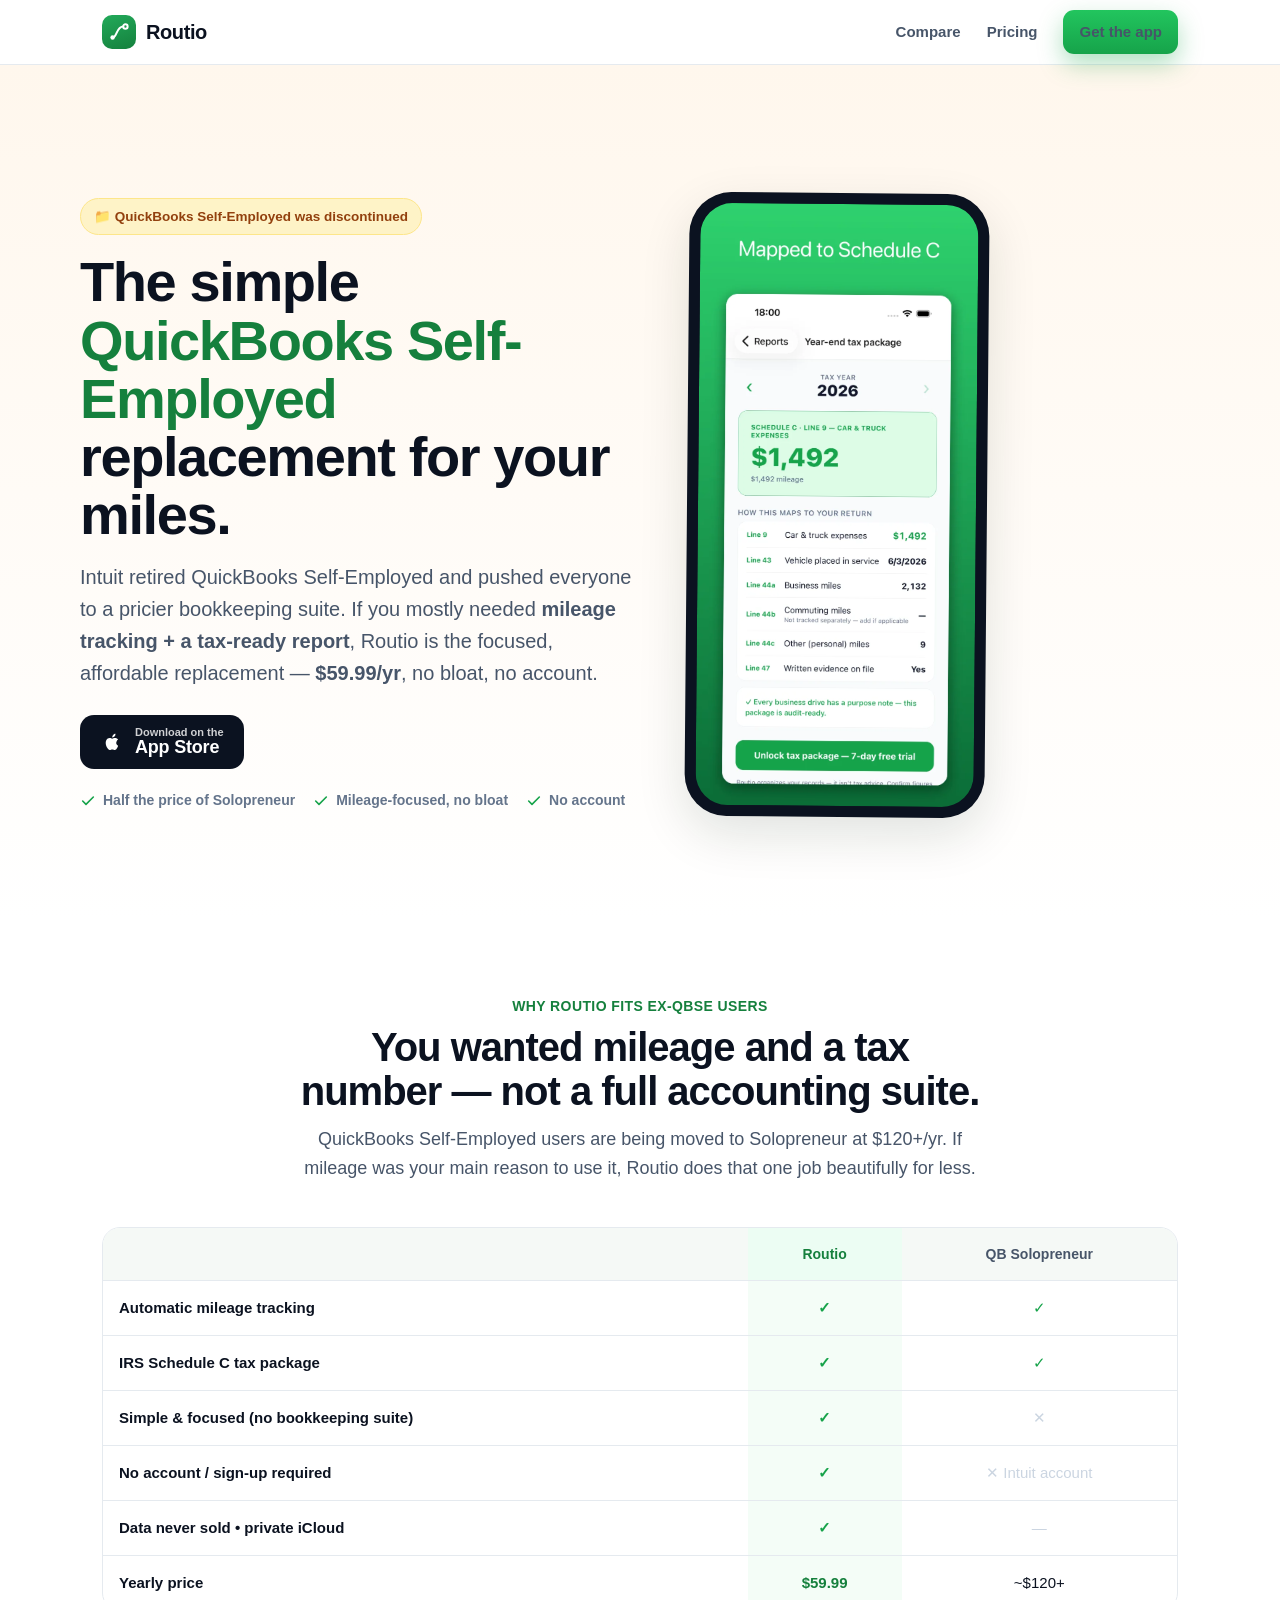
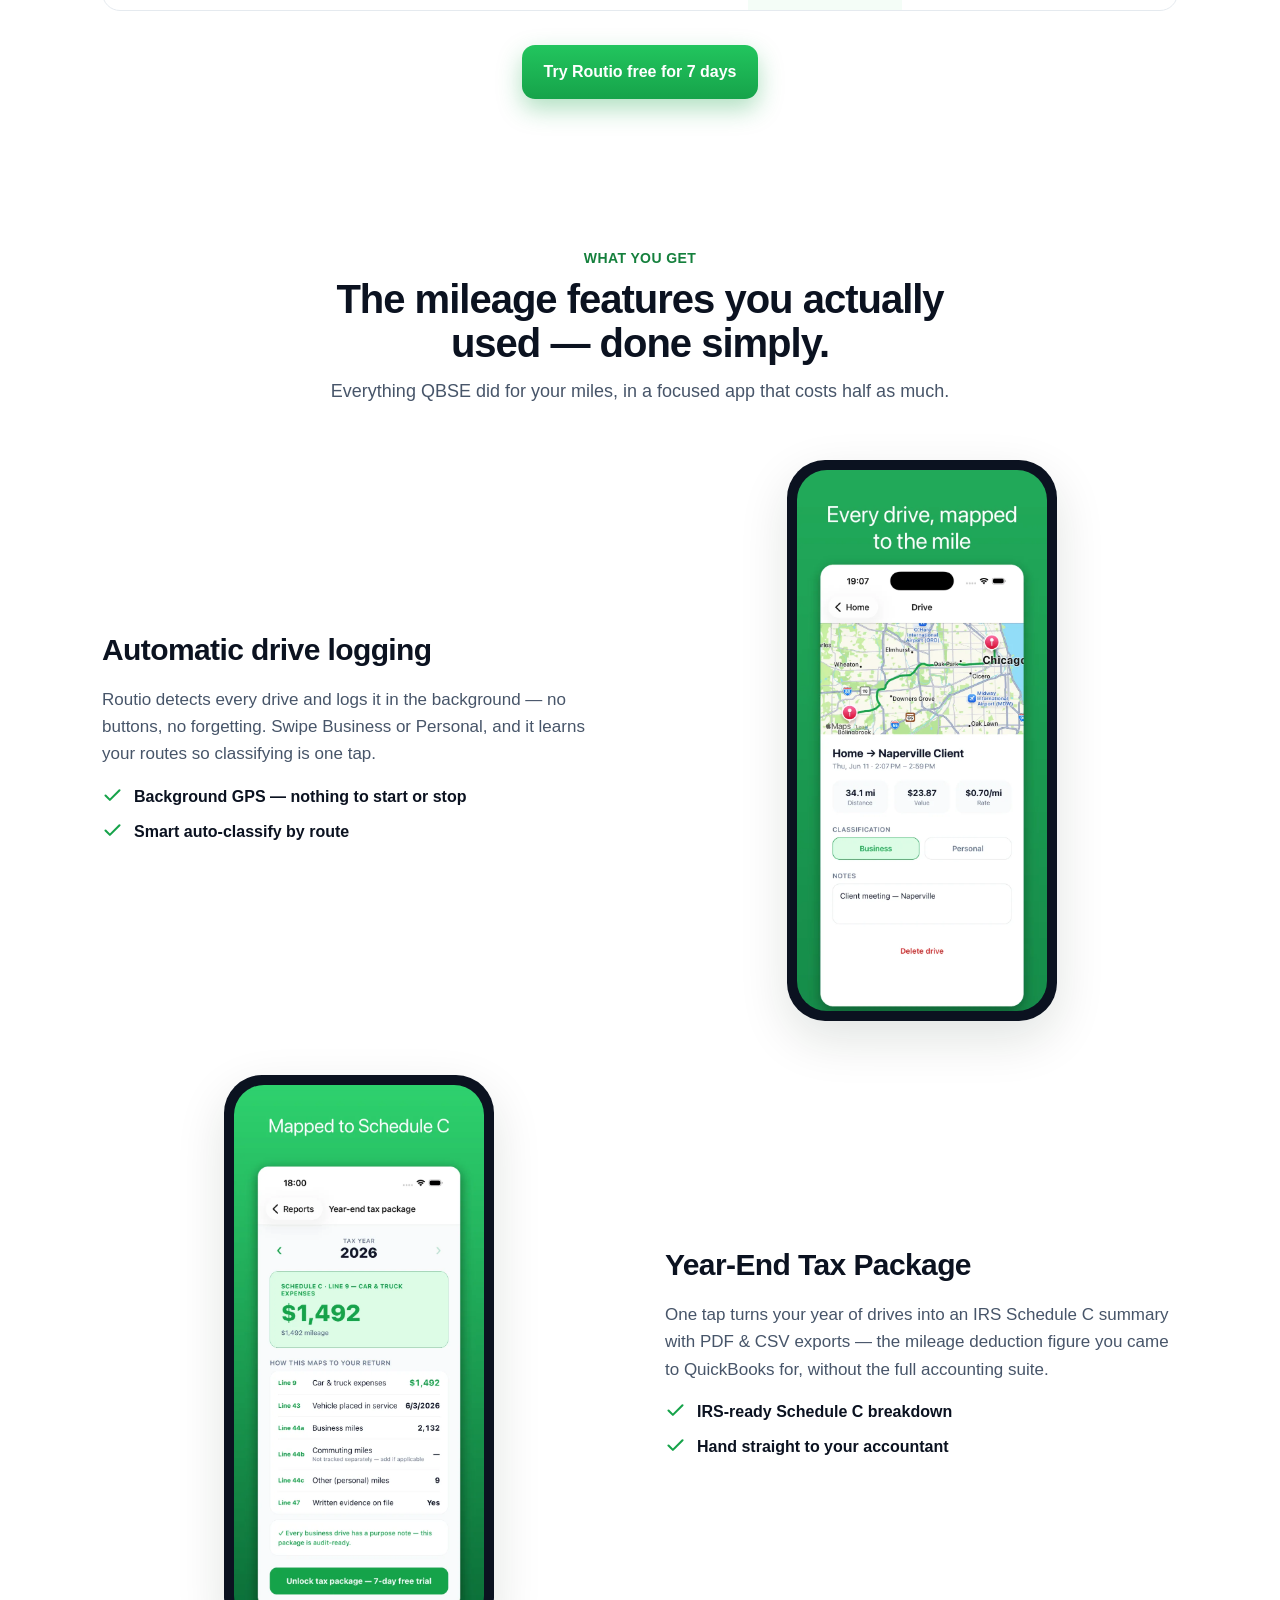
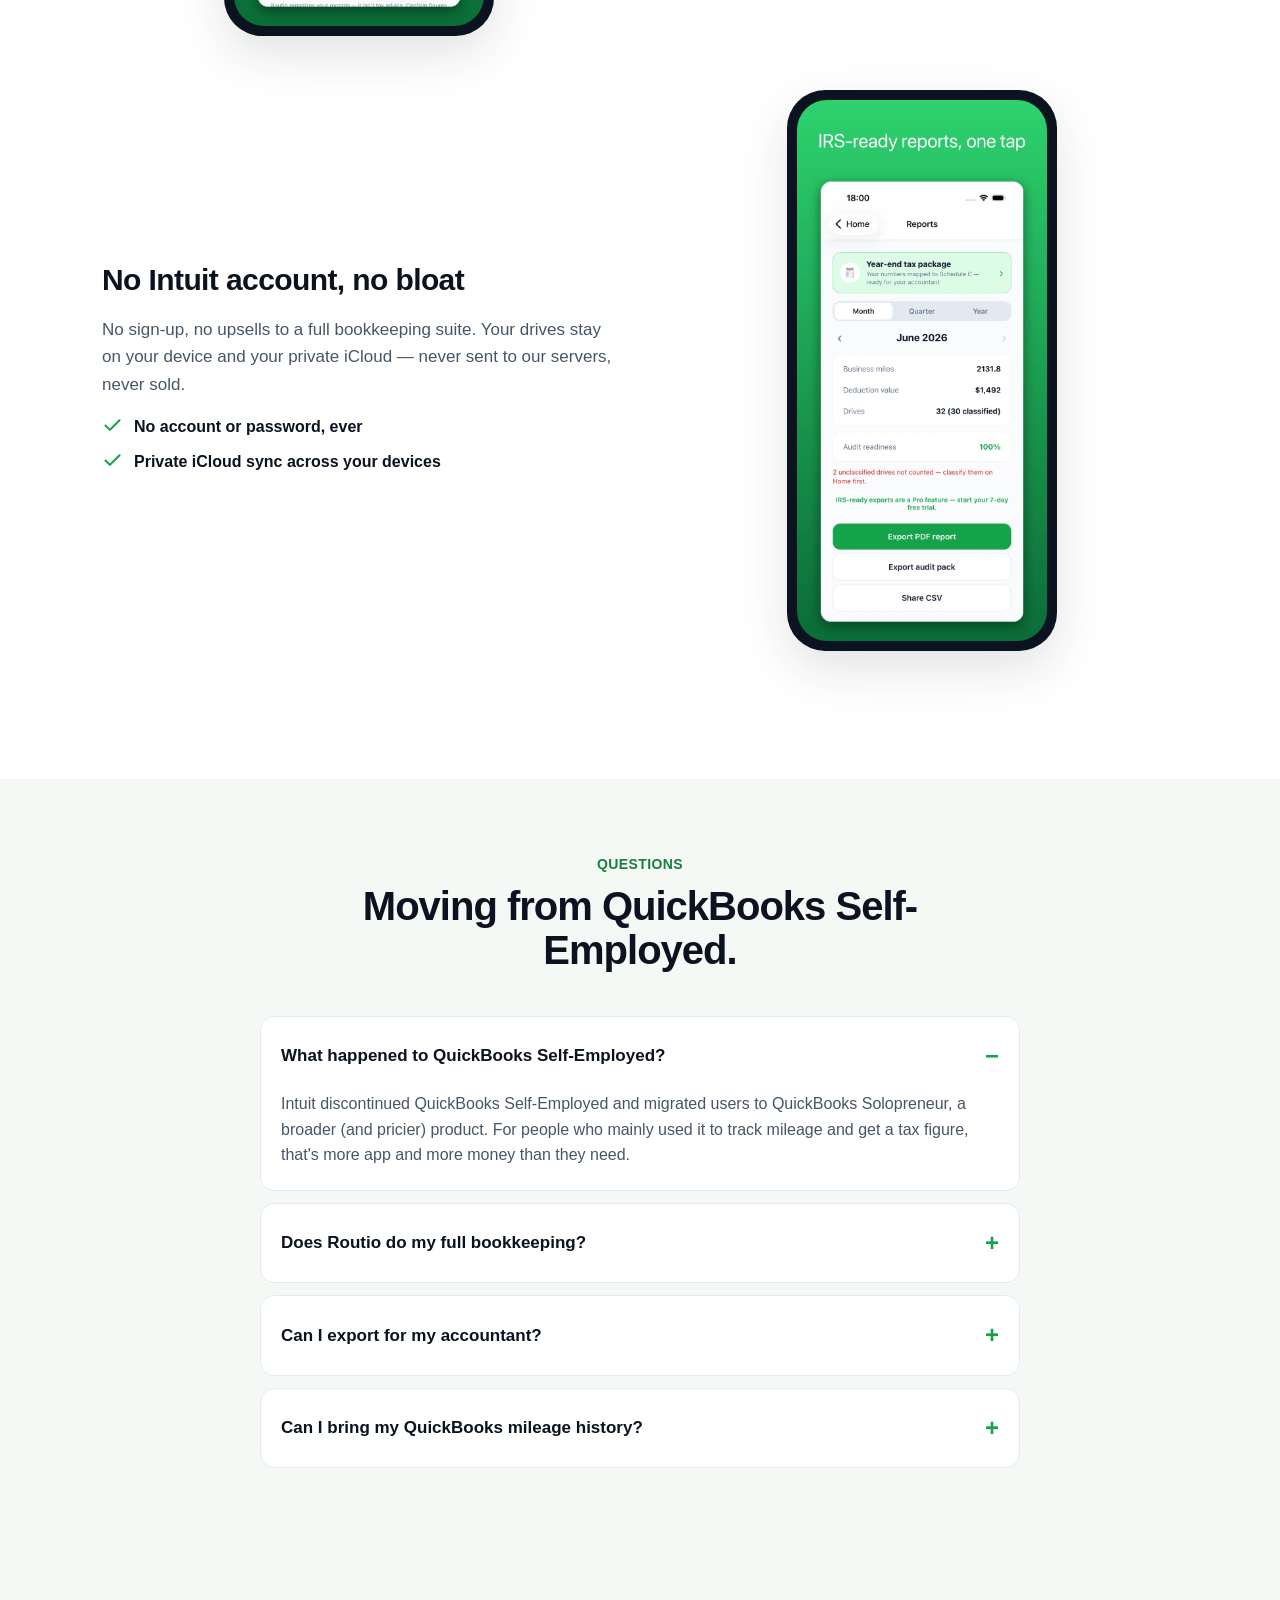
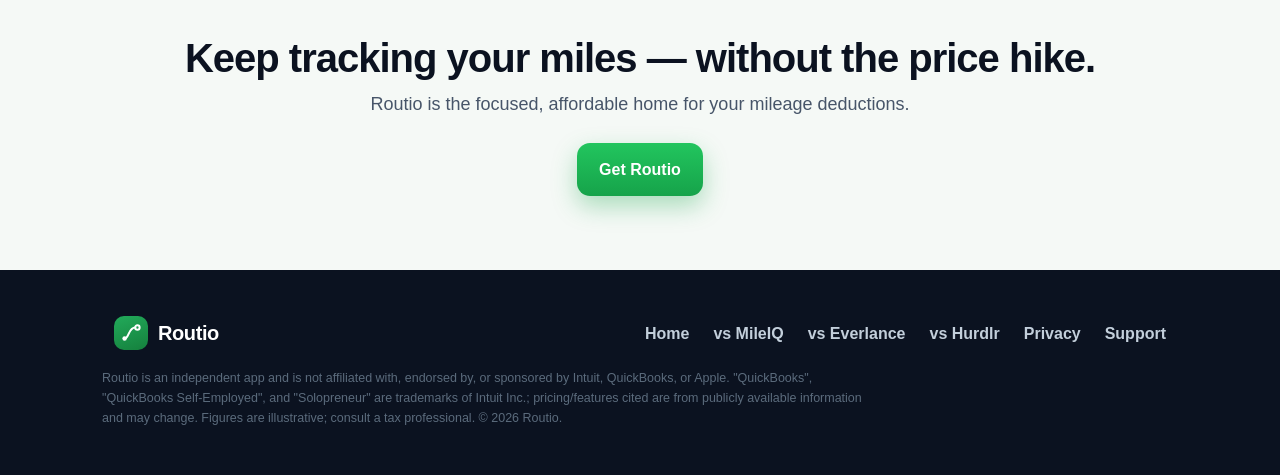
<file: quickbooks-self-employed-alternative.html>
<!DOCTYPE html>
<html lang="en">
<head>
<meta charset="utf-8">
<meta name="viewport" content="width=device-width, initial-scale=1">
<title>QuickBooks Self-Employed Alternative for Mileage — Routio</title>
<meta name="description" content="QuickBooks Self-Employed was discontinued. Routio is the simple, affordable mileage + IRS tax replacement: automatic tracking, Schedule C package, no account, $59.99/yr (vs Solopreneur's $120+).">
<link rel="stylesheet" href="style.css">
<meta name="theme-color" content="#16A34A">
</head>
<body>
<header class="nav"><div class="wrap row">
  <a class="brand" href="/"><span class="mk"><svg viewBox="0 0 24 24" fill="none" stroke="#fff" stroke-width="2.2" stroke-linecap="round" stroke-linejoin="round"><circle cx="5" cy="18" r="2.4" fill="#fff" stroke="none"/><circle cx="19" cy="6" r="2.4"/><path d="M5 18 C 10 18, 9 6, 16.6 6"/></svg></span>Routio</a>
  <nav class="links"><a class="hidem" href="/#compare">Compare</a><a class="hidem" href="/#pricing">Pricing</a><a class="btn btn-pri btn-sm" href="https://apps.apple.com/us/app/id6779370841">Get the app</a></nav>
</div></header>

<section class="hero switch-hero"><div class="wrap grid">
  <div>
    <span class="eyebrow">📁 QuickBooks Self-Employed was discontinued</span>
    <h1>The simple <span class="hl">QuickBooks Self-Employed</span> replacement for your miles.</h1>
    <p class="lead">Intuit retired QuickBooks Self-Employed and pushed everyone to a pricier bookkeeping suite. If you mostly needed <b>mileage tracking + a tax-ready report</b>, Routio is the focused, affordable replacement — <b>$59.99/yr</b>, no bloat, no account.</p>
    <div class="cta-row">
      <a class="appstore" href="https://apps.apple.com/us/app/id6779370841"><svg viewBox="0 0 24 24" fill="#fff"><path d="M16.4 12.6c0-2 1.6-2.9 1.7-3-1-1.4-2.4-1.6-2.9-1.6-1.2-.1-2.4.7-3 .7-.6 0-1.6-.7-2.6-.7-1.3 0-2.6.8-3.2 2-1.4 2.4-.4 6 1 8 .6 1 1.4 2.1 2.4 2 1-.1 1.3-.6 2.5-.6 1.2 0 1.4.6 2.5.6 1 0 1.7-1 2.3-2 .7-1.1 1-2.2 1-2.3 0-.1-2-.8-2-3.1zM14.7 6.3c.5-.7.9-1.6.8-2.6-.8 0-1.8.5-2.4 1.2-.5.6-1 1.6-.8 2.5.9.1 1.8-.4 2.4-1.1z"/></svg><span><span class="sub">Download on the</span><span class="big">App Store</span></span></a>
    </div>
    <div class="microtrust">
      <span><svg viewBox="0 0 24 24" fill="none" stroke="currentColor" stroke-width="2.4" stroke-linecap="round" stroke-linejoin="round"><path d="M20 6 9 17l-5-5"/></svg>Half the price of Solopreneur</span>
      <span><svg viewBox="0 0 24 24" fill="none" stroke="currentColor" stroke-width="2.4" stroke-linecap="round" stroke-linejoin="round"><path d="M20 6 9 17l-5-5"/></svg>Mileage-focused, no bloat</span>
      <span><svg viewBox="0 0 24 24" fill="none" stroke="currentColor" stroke-width="2.4" stroke-linecap="round" stroke-linejoin="round"><path d="M20 6 9 17l-5-5"/></svg>No account</span>
    </div>
  </div>
  <div class="hero-figure"><div class="phone"><img src="img/tax.webp" alt="Routio Year-End Tax Package"></div></div>
</div></section>

<section><div class="wrap">
  <div class="sec-head"><div class="kick">Why Routio fits ex-QBSE users</div><h2>You wanted mileage and a tax number — not a full accounting suite.</h2>
    <p>QuickBooks Self-Employed users are being moved to Solopreneur at $120+/yr. If mileage was your main reason to use it, Routio does that one job beautifully for less.</p></div>
  <div class="cmp"><table class="compare">
    <thead><tr><th>&nbsp;</th><th class="us">Routio</th><th>QB Solopreneur</th></tr></thead>
    <tbody>
      <tr><td>Automatic mileage tracking</td><td class="us"><span class="yes">✓</span></td><td><span class="yes">✓</span></td></tr>
      <tr><td>IRS Schedule C tax package</td><td class="us"><span class="yes">✓</span></td><td><span class="yes">✓</span></td></tr>
      <tr><td>Simple &amp; focused (no bookkeeping suite)</td><td class="us"><span class="yes">✓</span></td><td><span class="no">✕</span></td></tr>
      <tr><td>No account / sign-up required</td><td class="us"><span class="yes">✓</span></td><td><span class="no">✕ Intuit account</span></td></tr>
      <tr><td>Data never sold • private iCloud</td><td class="us"><span class="yes">✓</span></td><td><span class="no">—</span></td></tr>
      <tr><td>Yearly price</td><td class="us">$59.99</td><td>~$120+</td></tr>
    </tbody>
  </table></div>
  <div style="text-align:center;margin-top:34px"><a class="btn btn-pri" href="https://apps.apple.com/us/app/id6779370841">Try Routio free for 7 days</a></div>
</div></section>

<section><div class="wrap">
  <div class="sec-head"><div class="kick">What you get</div><h2>The mileage features you actually used — done simply.</h2><p>Everything QBSE did for your miles, in a focused app that costs half as much.</p></div>
  <div class="frow">
    <div class="copy">
      <h3>Automatic drive logging</h3>
      <p>Routio detects every drive and logs it in the background — no buttons, no forgetting. Swipe Business or Personal, and it learns your routes so classifying is one tap.</p>
      <ul class="flist">
        <li><svg viewBox="0 0 24 24" fill="none" stroke="currentColor" stroke-width="2.4" stroke-linecap="round" stroke-linejoin="round"><path d="M20 6 9 17l-5-5"/></svg>Background GPS — nothing to start or stop</li>
        <li><svg viewBox="0 0 24 24" fill="none" stroke="currentColor" stroke-width="2.4" stroke-linecap="round" stroke-linejoin="round"><path d="M20 6 9 17l-5-5"/></svg>Smart auto-classify by route</li>
      </ul>
    </div>
    <div class="fimg"><img src="img/map.webp" alt="Routio automatic drive map" loading="lazy"></div>
  </div>
  <div class="frow rev">
    <div class="copy">
      <h3>Year-End Tax Package</h3>
      <p>One tap turns your year of drives into an IRS Schedule C summary with PDF &amp; CSV exports — the mileage deduction figure you came to QuickBooks for, without the full accounting suite.</p>
      <ul class="flist">
        <li><svg viewBox="0 0 24 24" fill="none" stroke="currentColor" stroke-width="2.4" stroke-linecap="round" stroke-linejoin="round"><path d="M20 6 9 17l-5-5"/></svg>IRS-ready Schedule C breakdown</li>
        <li><svg viewBox="0 0 24 24" fill="none" stroke="currentColor" stroke-width="2.4" stroke-linecap="round" stroke-linejoin="round"><path d="M20 6 9 17l-5-5"/></svg>Hand straight to your accountant</li>
      </ul>
    </div>
    <div class="fimg"><img src="img/tax.webp" alt="Routio Year-End Tax Package" loading="lazy"></div>
  </div>
  <div class="frow">
    <div class="copy">
      <h3>No Intuit account, no bloat</h3>
      <p>No sign-up, no upsells to a full bookkeeping suite. Your drives stay on your device and your private iCloud — never sent to our servers, never sold.</p>
      <ul class="flist">
        <li><svg viewBox="0 0 24 24" fill="none" stroke="currentColor" stroke-width="2.4" stroke-linecap="round" stroke-linejoin="round"><path d="M20 6 9 17l-5-5"/></svg>No account or password, ever</li>
        <li><svg viewBox="0 0 24 24" fill="none" stroke="currentColor" stroke-width="2.4" stroke-linecap="round" stroke-linejoin="round"><path d="M20 6 9 17l-5-5"/></svg>Private iCloud sync across your devices</li>
      </ul>
    </div>
    <div class="fimg"><img src="img/reports.webp" alt="Routio IRS-ready reports" loading="lazy"></div>
  </div>
</div></section>

<section style="background:var(--bg-soft)"><div class="wrap"><div class="faq">
  <div class="sec-head"><div class="kick">Questions</div><h2>Moving from QuickBooks Self-Employed.</h2></div>
  <details open><summary>What happened to QuickBooks Self-Employed?</summary><p>Intuit discontinued QuickBooks Self-Employed and migrated users to QuickBooks Solopreneur, a broader (and pricier) product. For people who mainly used it to track mileage and get a tax figure, that's more app and more money than they need.</p></details>
  <details><summary>Does Routio do my full bookkeeping?</summary><p>No — and that's the point. Routio focuses on automatic mileage tracking and an IRS-ready Schedule C mileage deduction. It's simple, fast, and affordable. For full bookkeeping you'd use a dedicated tool; for miles + taxes, Routio is all you need.</p></details>
  <details><summary>Can I export for my accountant?</summary><p>Yes — Routio exports clean PDF and CSV reports plus a Schedule C summary you can hand straight to your accountant or drop into your tax software.</p></details>
  <details><summary>Can I bring my QuickBooks mileage history?</summary><p>Yes. Export your trips from QuickBooks as a CSV, then use Import history in Routio to bring your past drives in with their dates, miles, and business/personal split. You keep your whole year instead of starting over.</p></details>
</div></div></section>

<section class="finalcta"><div class="wrap">
  <h2>Keep tracking your miles — without the price hike.</h2>
  <p>Routio is the focused, affordable home for your mileage deductions.</p>
  <a class="btn btn-pri" href="https://apps.apple.com/us/app/id6779370841">Get Routio</a>
</div></section>

<footer class="ft"><div class="wrap">
  <div class="row"><a class="brand" href="/" style="color:#fff"><span class="mk"><svg viewBox="0 0 24 24" fill="none" stroke="#fff" stroke-width="2.2" stroke-linecap="round" stroke-linejoin="round"><circle cx="5" cy="18" r="2.4" fill="#fff" stroke="none"/><circle cx="19" cy="6" r="2.4"/><path d="M5 18 C 10 18, 9 6, 16.6 6"/></svg></span>Routio</a>
  <div><a href="/">Home</a><a href="/mileiq-alternative.html">vs MileIQ</a><a href="/everlance-alternative.html">vs Everlance</a><a href="/hurdlr-alternative.html">vs Hurdlr</a><a href="/privacy.html">Privacy</a><a href="/support.html">Support</a></div></div>
  <p class="disclaimer">Routio is an independent app and is not affiliated with, endorsed by, or sponsored by Intuit, QuickBooks, or Apple. "QuickBooks", "QuickBooks Self-Employed", and "Solopreneur" are trademarks of Intuit Inc.; pricing/features cited are from publicly available information and may change. Figures are illustrative; consult a tax professional. © 2026 Routio.</p>
</div></footer>
</body>
</html>
</file>
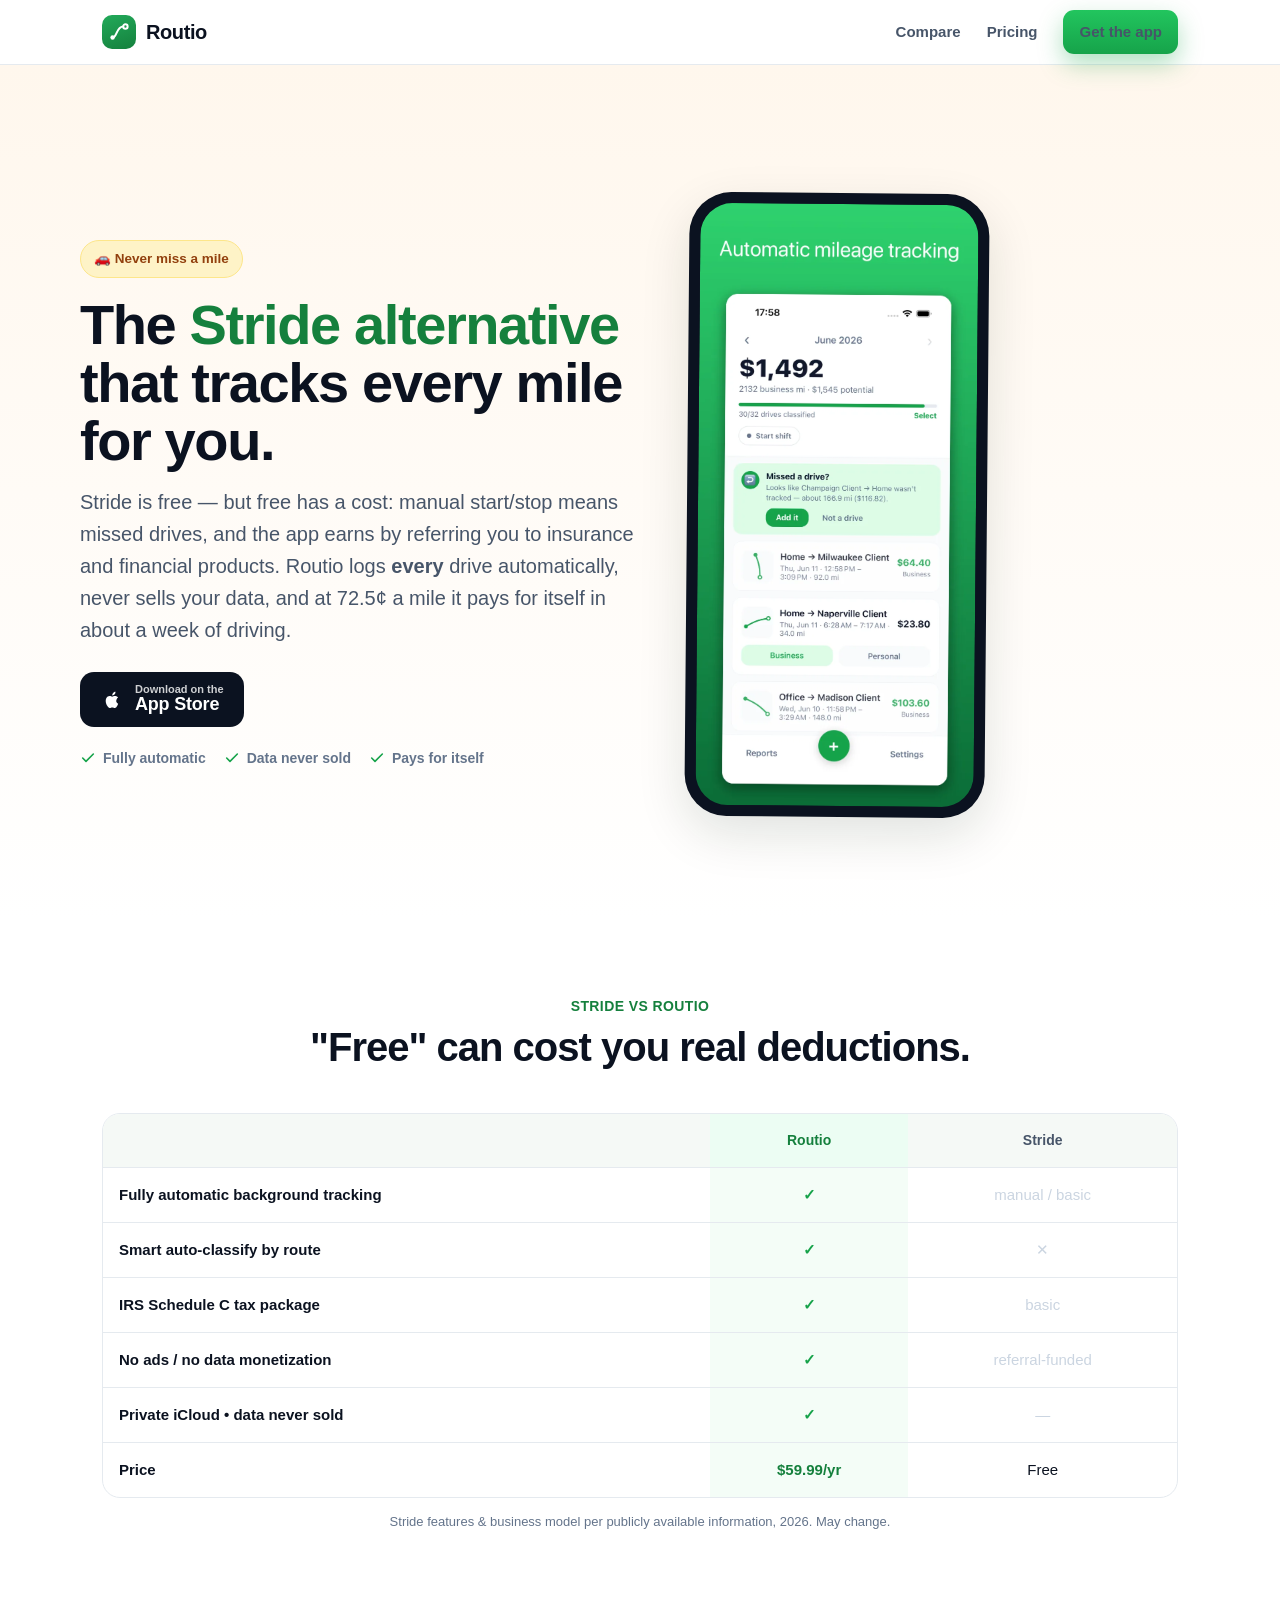
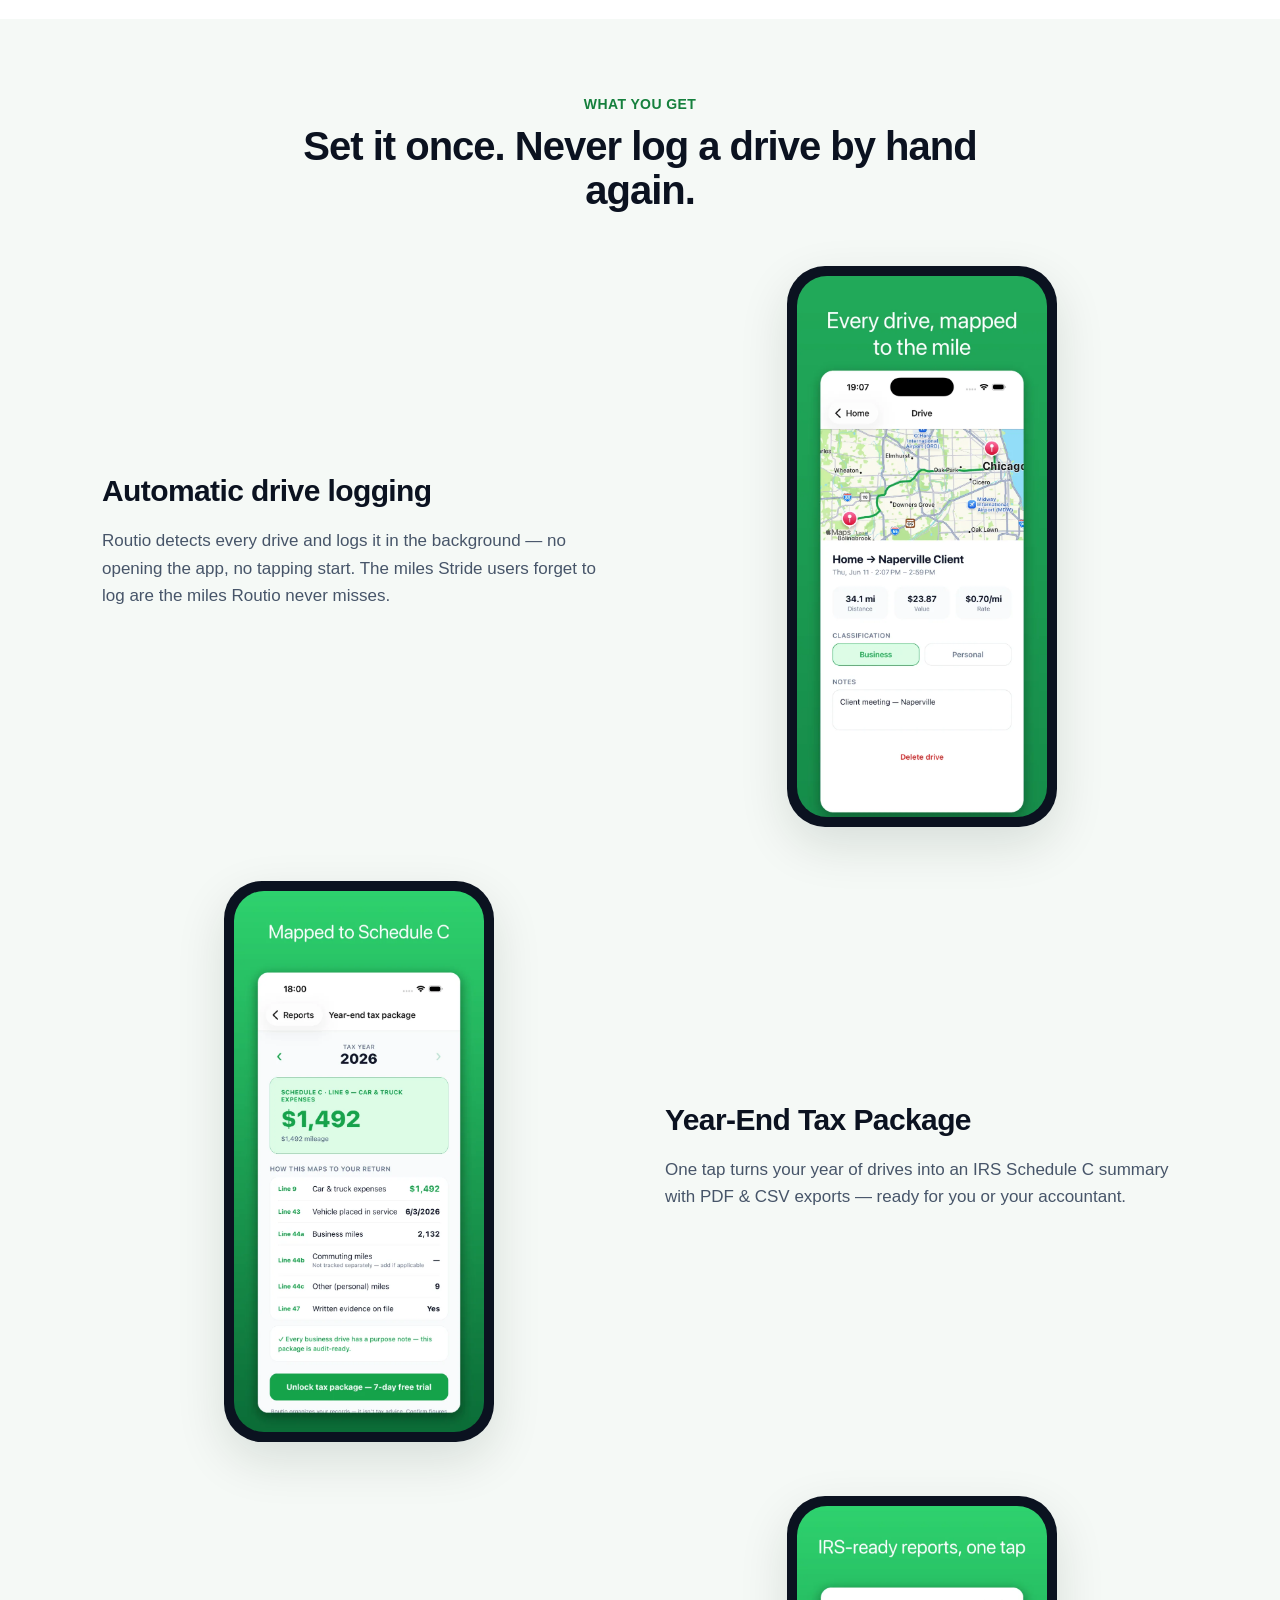
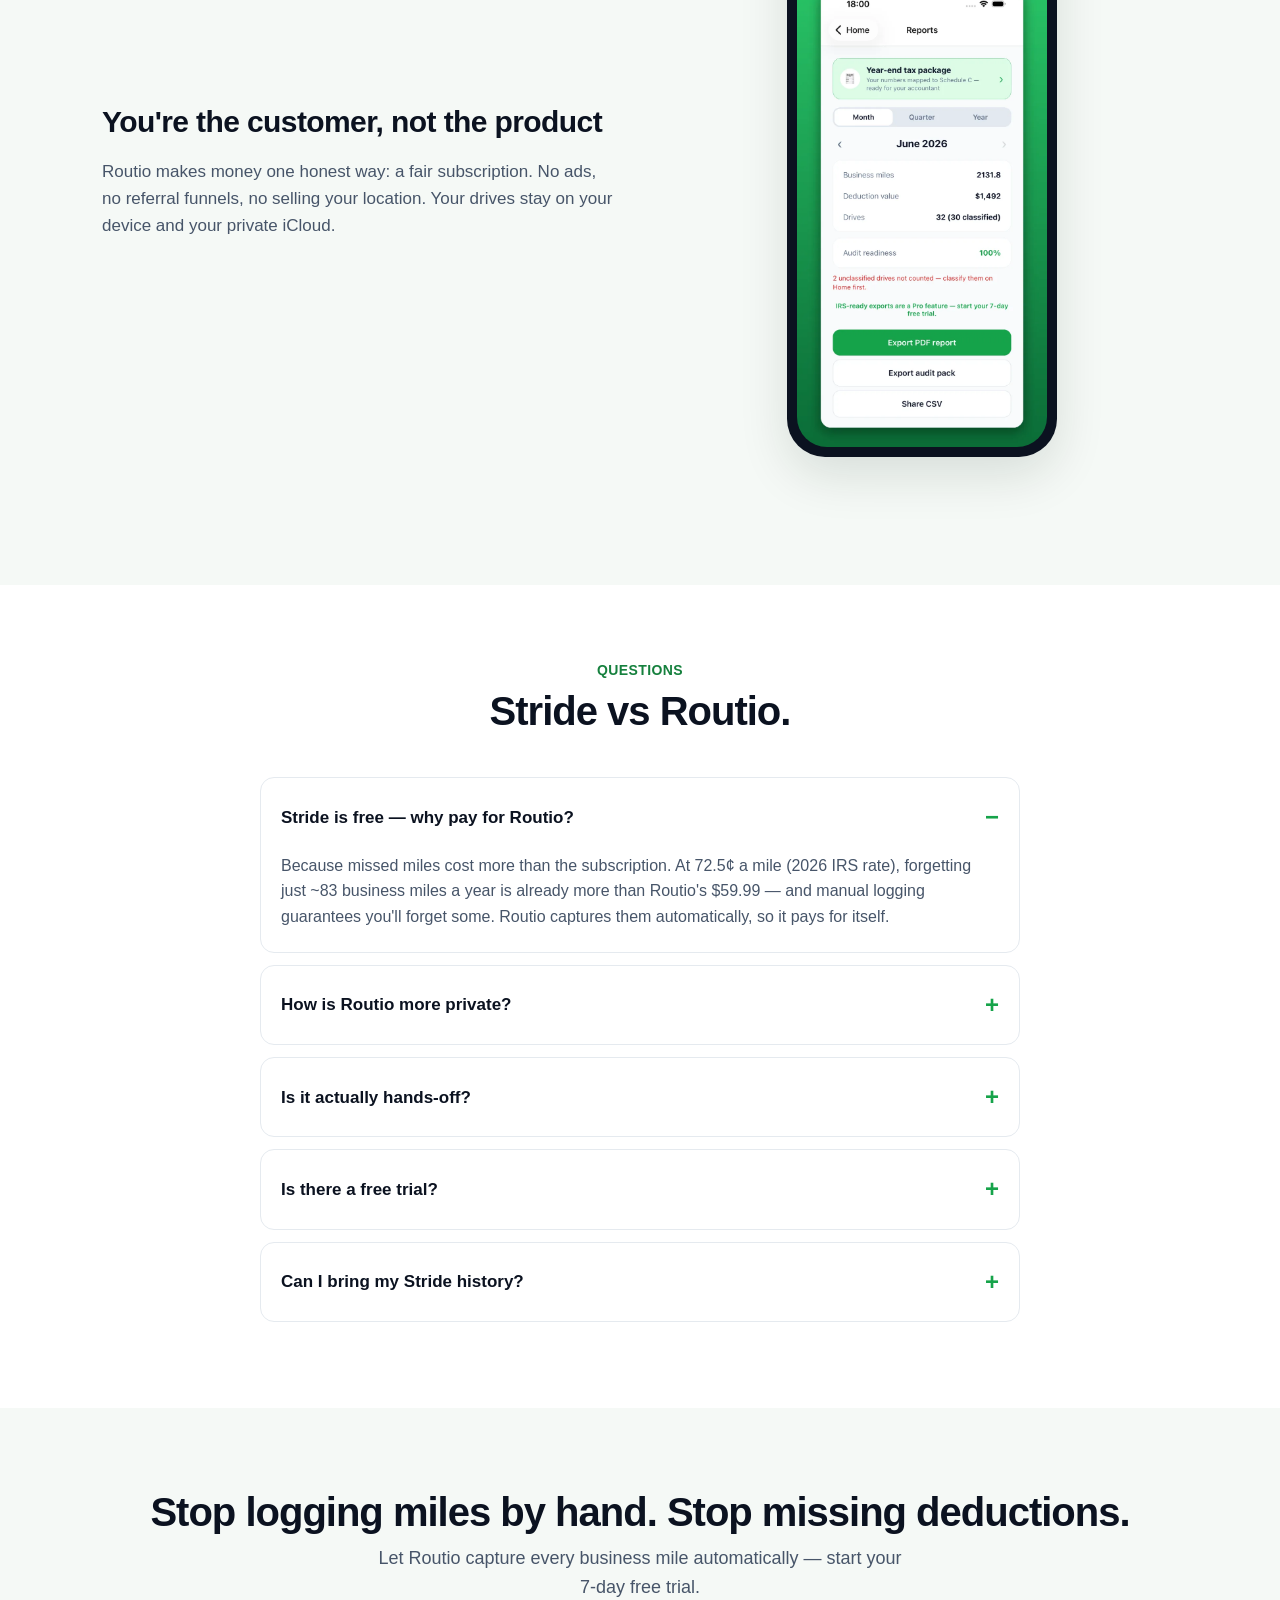
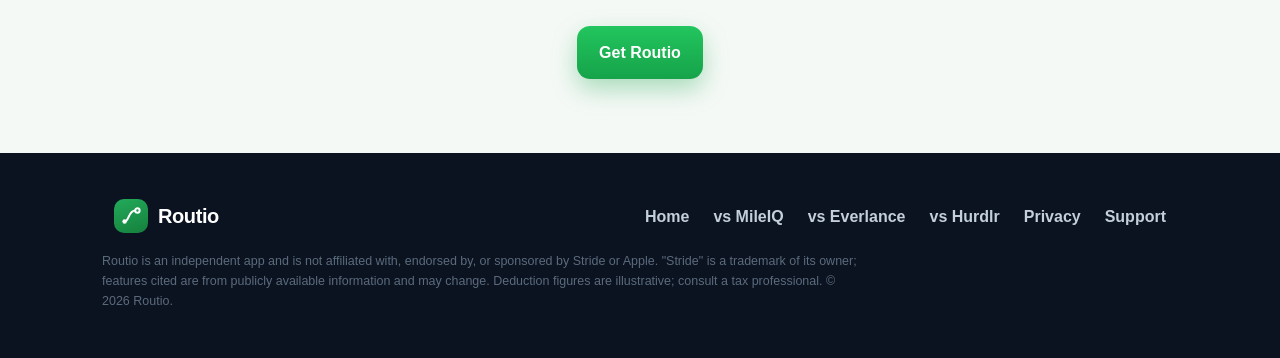
<file: stride-alternative.html>
<!DOCTYPE html>
<html lang="en">
<head>
<meta charset="utf-8">
<meta name="viewport" content="width=device-width, initial-scale=1">
<title>The Best Stride Alternative for Mileage in 2026 — Routio</title>
<meta name="description" content="Looking for a Stride alternative that tracks mileage automatically? Routio logs every drive in the background, builds your IRS Schedule C package, and never sells your data. $59.99/yr, 7-day free trial.">
<link rel="stylesheet" href="style.css">
<meta name="theme-color" content="#16A34A">
</head>
<body>
<header class="nav"><div class="wrap row">
  <a class="brand" href="/"><span class="mk"><svg viewBox="0 0 24 24" fill="none" stroke="#fff" stroke-width="2.2" stroke-linecap="round" stroke-linejoin="round"><circle cx="5" cy="18" r="2.4" fill="#fff" stroke="none"/><circle cx="19" cy="6" r="2.4"/><path d="M5 18 C 10 18, 9 6, 16.6 6"/></svg></span>Routio</a>
  <nav class="links"><a class="hidem" href="/#compare">Compare</a><a class="hidem" href="/#pricing">Pricing</a><a class="btn btn-pri btn-sm" href="https://apps.apple.com/us/app/id6779370841">Get the app</a></nav>
</div></header>

<section class="hero switch-hero"><div class="wrap grid">
  <div>
    <span class="eyebrow">🚗 Never miss a mile</span>
    <h1>The <span class="hl">Stride alternative</span> that tracks every mile for you.</h1>
    <p class="lead">Stride is free — but free has a cost: manual start/stop means missed drives, and the app earns by referring you to insurance and financial products. Routio logs <b>every</b> drive automatically, never sells your data, and at 72.5¢ a mile it pays for itself in about a week of driving.</p>
    <div class="cta-row">
      <a class="appstore" href="https://apps.apple.com/us/app/id6779370841"><svg viewBox="0 0 24 24" fill="#fff"><path d="M16.4 12.6c0-2 1.6-2.9 1.7-3-1-1.4-2.4-1.6-2.9-1.6-1.2-.1-2.4.7-3 .7-.6 0-1.6-.7-2.6-.7-1.3 0-2.6.8-3.2 2-1.4 2.4-.4 6 1 8 .6 1 1.4 2.1 2.4 2 1-.1 1.3-.6 2.5-.6 1.2 0 1.4.6 2.5.6 1 0 1.7-1 2.3-2 .7-1.1 1-2.2 1-2.3 0-.1-2-.8-2-3.1zM14.7 6.3c.5-.7.9-1.6.8-2.6-.8 0-1.8.5-2.4 1.2-.5.6-1 1.6-.8 2.5.9.1 1.8-.4 2.4-1.1z"/></svg><span><span class="sub">Download on the</span><span class="big">App Store</span></span></a>
    </div>
    <div class="microtrust">
      <span><svg viewBox="0 0 24 24" fill="none" stroke="currentColor" stroke-width="2.4" stroke-linecap="round" stroke-linejoin="round"><path d="M20 6 9 17l-5-5"/></svg>Fully automatic</span>
      <span><svg viewBox="0 0 24 24" fill="none" stroke="currentColor" stroke-width="2.4" stroke-linecap="round" stroke-linejoin="round"><path d="M20 6 9 17l-5-5"/></svg>Data never sold</span>
      <span><svg viewBox="0 0 24 24" fill="none" stroke="currentColor" stroke-width="2.4" stroke-linecap="round" stroke-linejoin="round"><path d="M20 6 9 17l-5-5"/></svg>Pays for itself</span>
    </div>
  </div>
  <div class="hero-figure"><div class="phone"><img src="img/home.webp" alt="Routio home screen"></div></div>
</div></section>

<section id="why"><div class="wrap">
  <div class="sec-head"><div class="kick">Stride vs Routio</div><h2>"Free" can cost you real deductions.</h2></div>
  <div class="cmp"><table class="compare">
    <thead><tr><th>&nbsp;</th><th class="us">Routio</th><th>Stride</th></tr></thead>
    <tbody>
      <tr><td>Fully automatic background tracking</td><td class="us"><span class="yes">✓</span></td><td><span class="no">manual / basic</span></td></tr>
      <tr><td>Smart auto-classify by route</td><td class="us"><span class="yes">✓</span></td><td><span class="no">✕</span></td></tr>
      <tr><td>IRS Schedule C tax package</td><td class="us"><span class="yes">✓</span></td><td><span class="no">basic</span></td></tr>
      <tr><td>No ads / no data monetization</td><td class="us"><span class="yes">✓</span></td><td><span class="no">referral-funded</span></td></tr>
      <tr><td>Private iCloud • data never sold</td><td class="us"><span class="yes">✓</span></td><td><span class="no">—</span></td></tr>
      <tr><td>Price</td><td class="us">$59.99/yr</td><td>Free</td></tr>
    </tbody>
  </table></div>
  <p style="text-align:center;color:var(--slate-l);font-size:13px;margin-top:14px">Stride features &amp; business model per publicly available information, 2026. May change.</p>
</div></section>

<section style="background:var(--bg-soft)"><div class="wrap">
  <div class="sec-head"><div class="kick">What you get</div><h2>Set it once. Never log a drive by hand again.</h2></div>
  <div class="frow">
    <div class="copy"><h3>Automatic drive logging</h3><p>Routio detects every drive and logs it in the background — no opening the app, no tapping start. The miles Stride users forget to log are the miles Routio never misses.</p></div>
    <div class="fimg"><img src="img/map.webp" alt="Routio automatic drive map" loading="lazy"></div>
  </div>
  <div class="frow rev">
    <div class="copy"><h3>Year-End Tax Package</h3><p>One tap turns your year of drives into an IRS Schedule C summary with PDF &amp; CSV exports — ready for you or your accountant.</p></div>
    <div class="fimg"><img src="img/tax.webp" alt="Routio Year-End Tax Package" loading="lazy"></div>
  </div>
  <div class="frow">
    <div class="copy"><h3>You're the customer, not the product</h3><p>Routio makes money one honest way: a fair subscription. No ads, no referral funnels, no selling your location. Your drives stay on your device and your private iCloud.</p></div>
    <div class="fimg"><img src="img/reports.webp" alt="Routio IRS-ready reports" loading="lazy"></div>
  </div>
</div></section>

<section><div class="wrap"><div class="faq">
  <div class="sec-head"><div class="kick">Questions</div><h2>Stride vs Routio.</h2></div>
  <details open><summary>Stride is free — why pay for Routio?</summary><p>Because missed miles cost more than the subscription. At 72.5¢ a mile (2026 IRS rate), forgetting just ~83 business miles a year is already more than Routio's $59.99 — and manual logging guarantees you'll forget some. Routio captures them automatically, so it pays for itself.</p></details>
  <details><summary>How is Routio more private?</summary><p>Routio has no account and never sells data; it earns only from its subscription. Free apps that run on insurance and financial referrals have a different incentive around your information. With Routio, your drives stay on your device and your private iCloud.</p></details>
  <details><summary>Is it actually hands-off?</summary><p>Yes — automatic background detection plus smart auto-classification. Most drives sort themselves; you just glance and confirm.</p></details>
  <details><summary>Is there a free trial?</summary><p>Yes, a 7-day free trial on the annual plan. Cancel anytime in Settings — no account needed.</p></details>
  <details><summary>Can I bring my Stride history?</summary><p>Yes. Export your Stride trips as a CSV, then use Import history in Routio to bring your past drives in with their dates, miles, and business/personal split. You keep your whole year instead of starting over.</p></details>
</div></div></section>

<section class="finalcta"><div class="wrap">
  <h2>Stop logging miles by hand. Stop missing deductions.</h2>
  <p>Let Routio capture every business mile automatically — start your 7-day free trial.</p>
  <a class="btn btn-pri" href="https://apps.apple.com/us/app/id6779370841">Get Routio</a>
</div></section>

<footer class="ft"><div class="wrap">
  <div class="row"><a class="brand" href="/" style="color:#fff"><span class="mk"><svg viewBox="0 0 24 24" fill="none" stroke="#fff" stroke-width="2.2" stroke-linecap="round" stroke-linejoin="round"><circle cx="5" cy="18" r="2.4" fill="#fff" stroke="none"/><circle cx="19" cy="6" r="2.4"/><path d="M5 18 C 10 18, 9 6, 16.6 6"/></svg></span>Routio</a>
  <div><a href="/">Home</a><a href="/mileiq-alternative.html">vs MileIQ</a><a href="/everlance-alternative.html">vs Everlance</a><a href="/hurdlr-alternative.html">vs Hurdlr</a><a href="/privacy.html">Privacy</a><a href="/support.html">Support</a></div></div>
  <p class="disclaimer">Routio is an independent app and is not affiliated with, endorsed by, or sponsored by Stride or Apple. "Stride" is a trademark of its owner; features cited are from publicly available information and may change. Deduction figures are illustrative; consult a tax professional. © 2026 Routio.</p>
</div></footer>
</body>
</html>
</file>
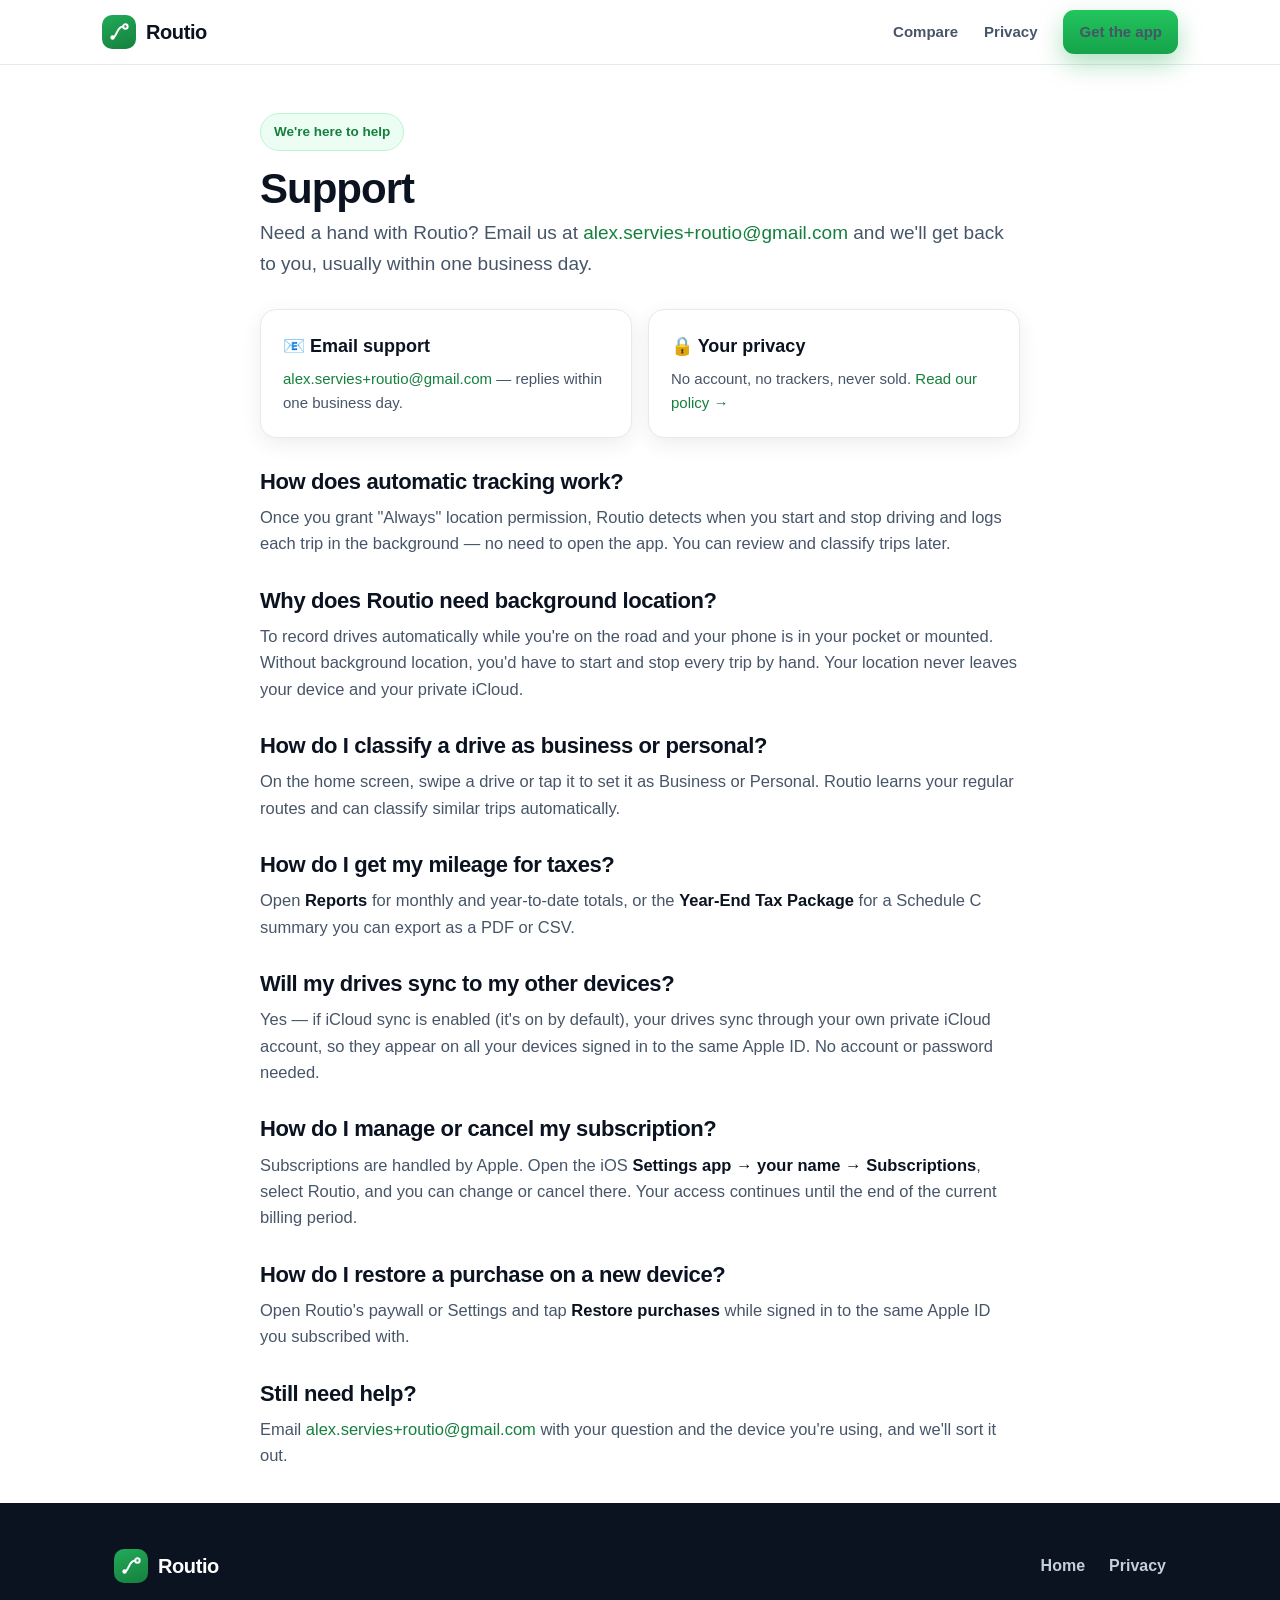
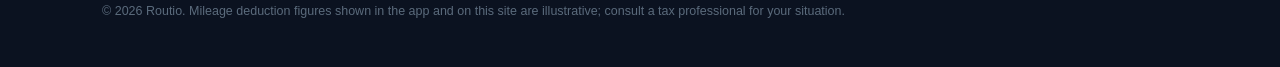
<file: support.html>
<!DOCTYPE html>
<html lang="en">
<head>
<meta charset="utf-8">
<meta name="viewport" content="width=device-width, initial-scale=1">
<title>Routio — Support</title>
<meta name="description" content="Help with Routio: automatic mileage tracking, classifying drives, year-end tax reports, subscriptions, and iCloud sync.">
<link rel="stylesheet" href="style.css">
<meta name="theme-color" content="#16A34A">
</head>
<body>
<header class="nav"><div class="wrap row">
  <a class="brand" href="/"><span class="mk"><svg viewBox="0 0 24 24" fill="none" stroke="#fff" stroke-width="2.2" stroke-linecap="round" stroke-linejoin="round"><circle cx="5" cy="18" r="2.4" fill="#fff" stroke="none"/><circle cx="19" cy="6" r="2.4"/><path d="M5 18 C 10 18, 9 6, 16.6 6"/></svg></span>Routio</a>
  <nav class="links"><a class="hidem" href="/#compare">Compare</a><a class="hidem" href="/privacy.html">Privacy</a><a class="btn btn-pri btn-sm" href="https://apps.apple.com/us/app/id6779370841">Get the app</a></nav>
</div></header>

<main class="wrap"><div class="prose">
  <span class="pill">We're here to help</span>
  <h1>Support</h1>
  <p class="lead">Need a hand with Routio? Email us at <a href="mailto:alex.servies+routio@gmail.com">alex.servies+routio@gmail.com</a> and we'll get back to you, usually within one business day.</p>

  <div class="support-cards">
    <div class="sc"><h3>📧 Email support</h3><p><a href="mailto:alex.servies+routio@gmail.com">alex.servies+routio@gmail.com</a> — replies within one business day.</p></div>
    <div class="sc"><h3>🔒 Your privacy</h3><p>No account, no trackers, never sold. <a href="/privacy.html">Read our policy →</a></p></div>
  </div>

  <h2>How does automatic tracking work?</h2>
  <p>Once you grant "Always" location permission, Routio detects when you start and stop driving and logs each trip in the background — no need to open the app. You can review and classify trips later.</p>

  <h2>Why does Routio need background location?</h2>
  <p>To record drives automatically while you're on the road and your phone is in your pocket or mounted. Without background location, you'd have to start and stop every trip by hand. Your location never leaves your device and your private iCloud.</p>

  <h2>How do I classify a drive as business or personal?</h2>
  <p>On the home screen, swipe a drive or tap it to set it as Business or Personal. Routio learns your regular routes and can classify similar trips automatically.</p>

  <h2>How do I get my mileage for taxes?</h2>
  <p>Open <strong>Reports</strong> for monthly and year-to-date totals, or the <strong>Year-End Tax Package</strong> for a Schedule C summary you can export as a PDF or CSV.</p>

  <h2>Will my drives sync to my other devices?</h2>
  <p>Yes — if iCloud sync is enabled (it's on by default), your drives sync through your own private iCloud account, so they appear on all your devices signed in to the same Apple ID. No account or password needed.</p>

  <h2>How do I manage or cancel my subscription?</h2>
  <p>Subscriptions are handled by Apple. Open the iOS <strong>Settings app → your name → Subscriptions</strong>, select Routio, and you can change or cancel there. Your access continues until the end of the current billing period.</p>

  <h2>How do I restore a purchase on a new device?</h2>
  <p>Open Routio's paywall or Settings and tap <strong>Restore purchases</strong> while signed in to the same Apple ID you subscribed with.</p>

  <h2>Still need help?</h2>
  <p>Email <a href="mailto:alex.servies+routio@gmail.com">alex.servies+routio@gmail.com</a> with your question and the device you're using, and we'll sort it out.</p>
</div></main>

<footer class="ft"><div class="wrap">
  <div class="row"><a class="brand" href="/" style="color:#fff"><span class="mk"><svg viewBox="0 0 24 24" fill="none" stroke="#fff" stroke-width="2.2" stroke-linecap="round" stroke-linejoin="round"><circle cx="5" cy="18" r="2.4" fill="#fff" stroke="none"/><circle cx="19" cy="6" r="2.4"/><path d="M5 18 C 10 18, 9 6, 16.6 6"/></svg></span>Routio</a>
  <div><a href="/">Home</a><a href="/privacy.html">Privacy</a></div></div>
  <p class="disclaimer">© 2026 Routio. Mileage deduction figures shown in the app and on this site are illustrative; consult a tax professional for your situation.</p>
</div></footer>
</body>
</html>
</file>
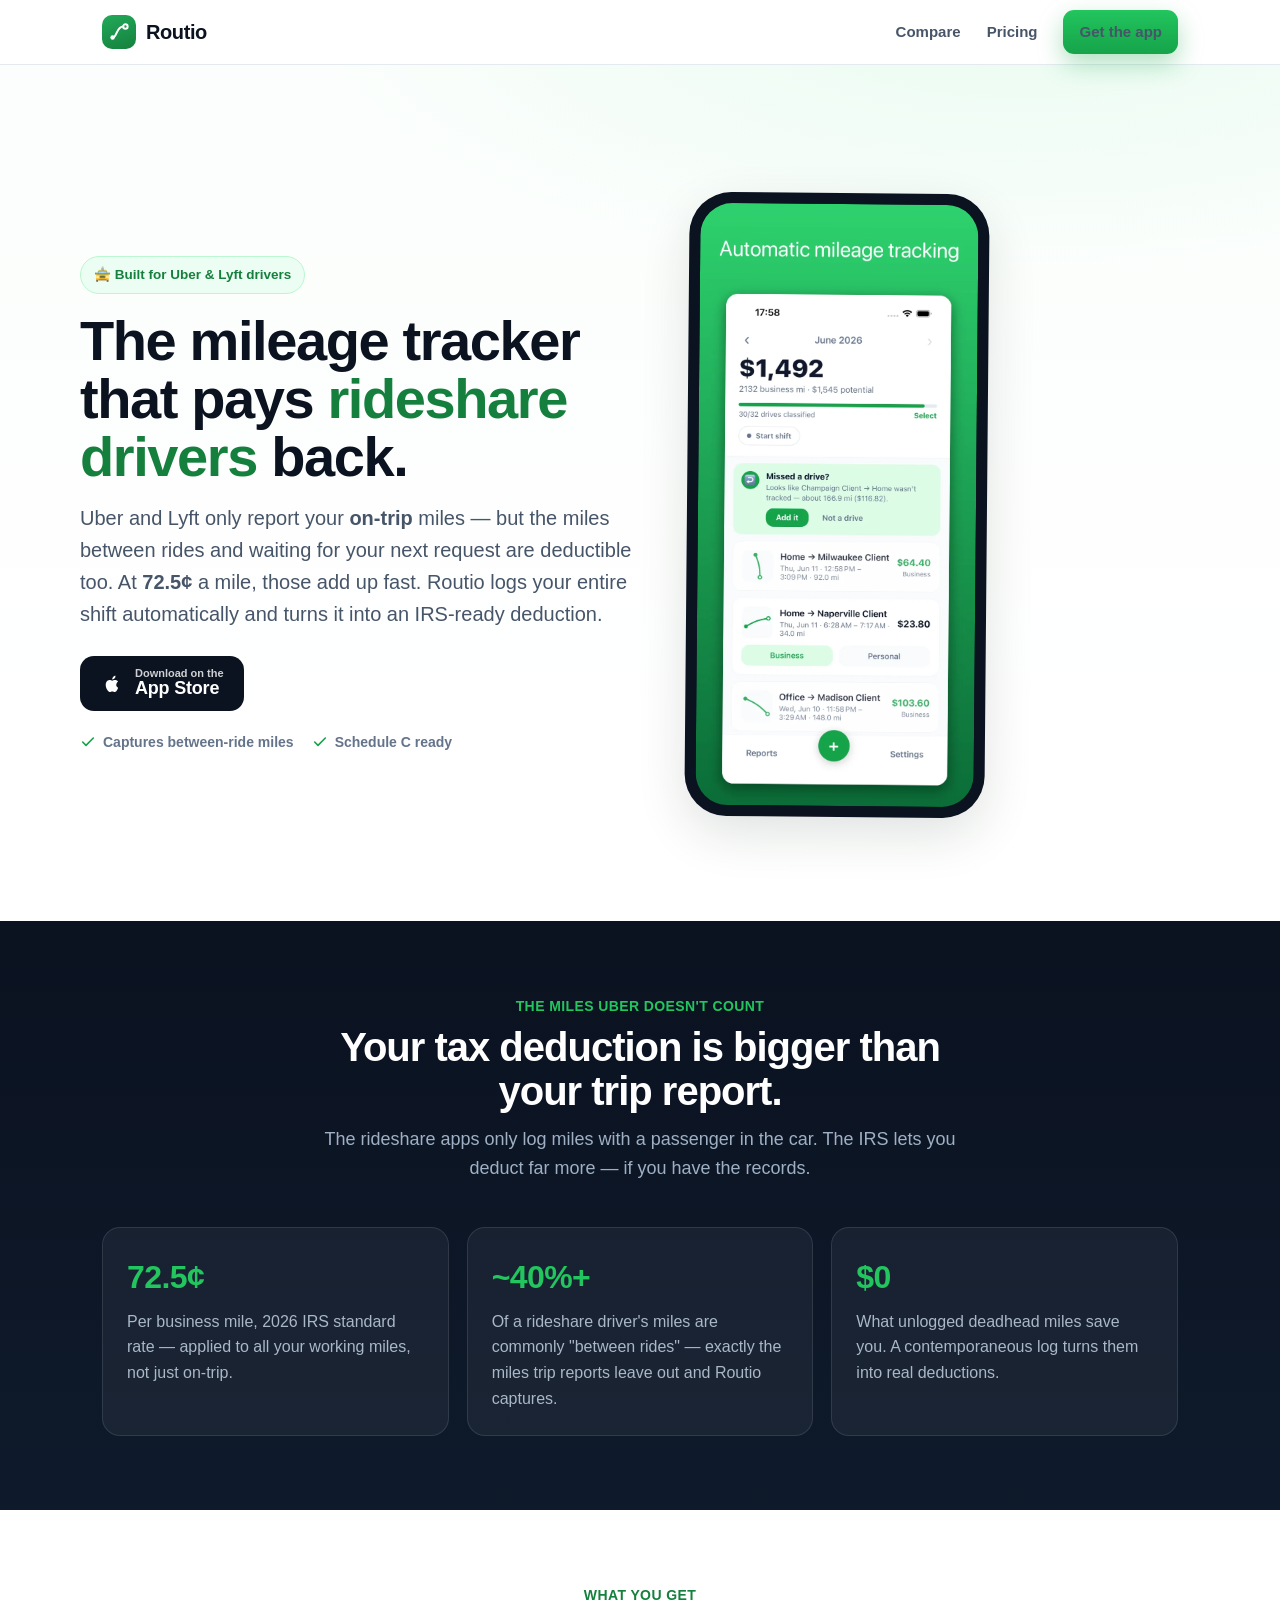
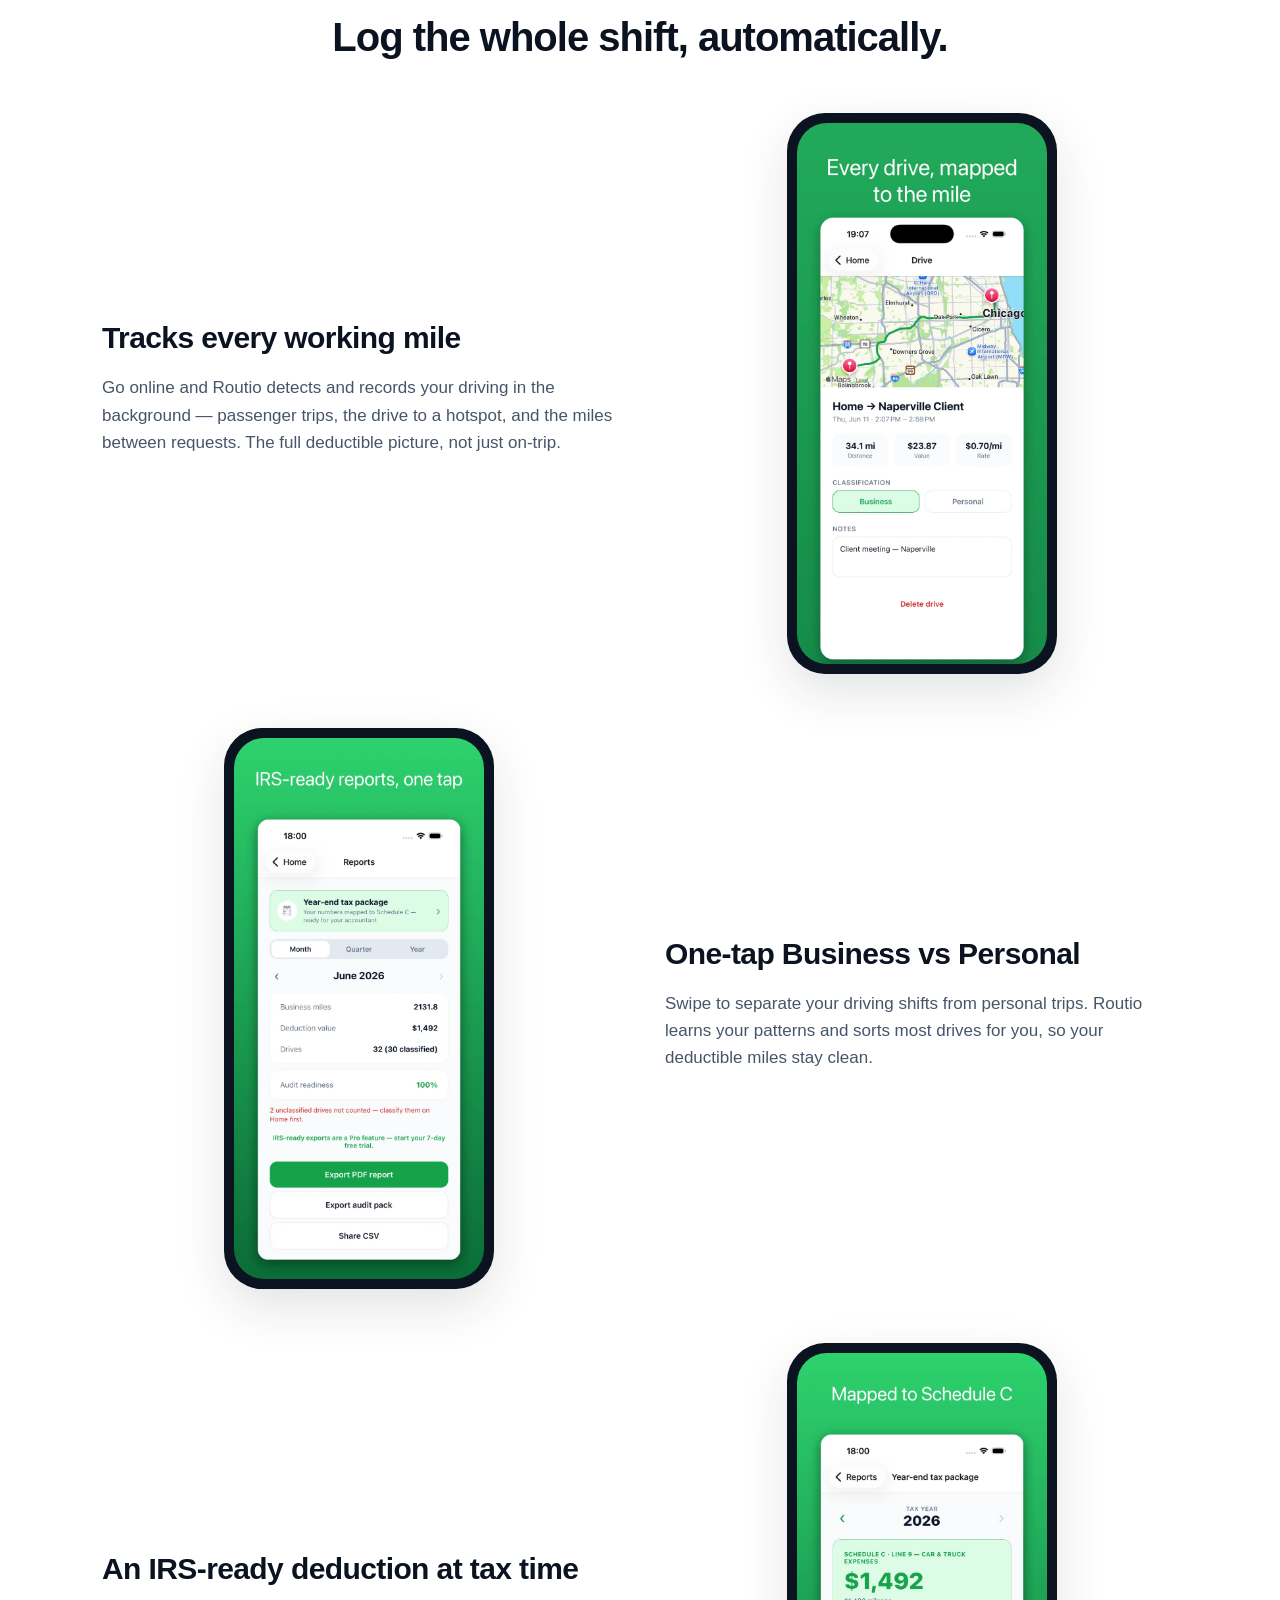
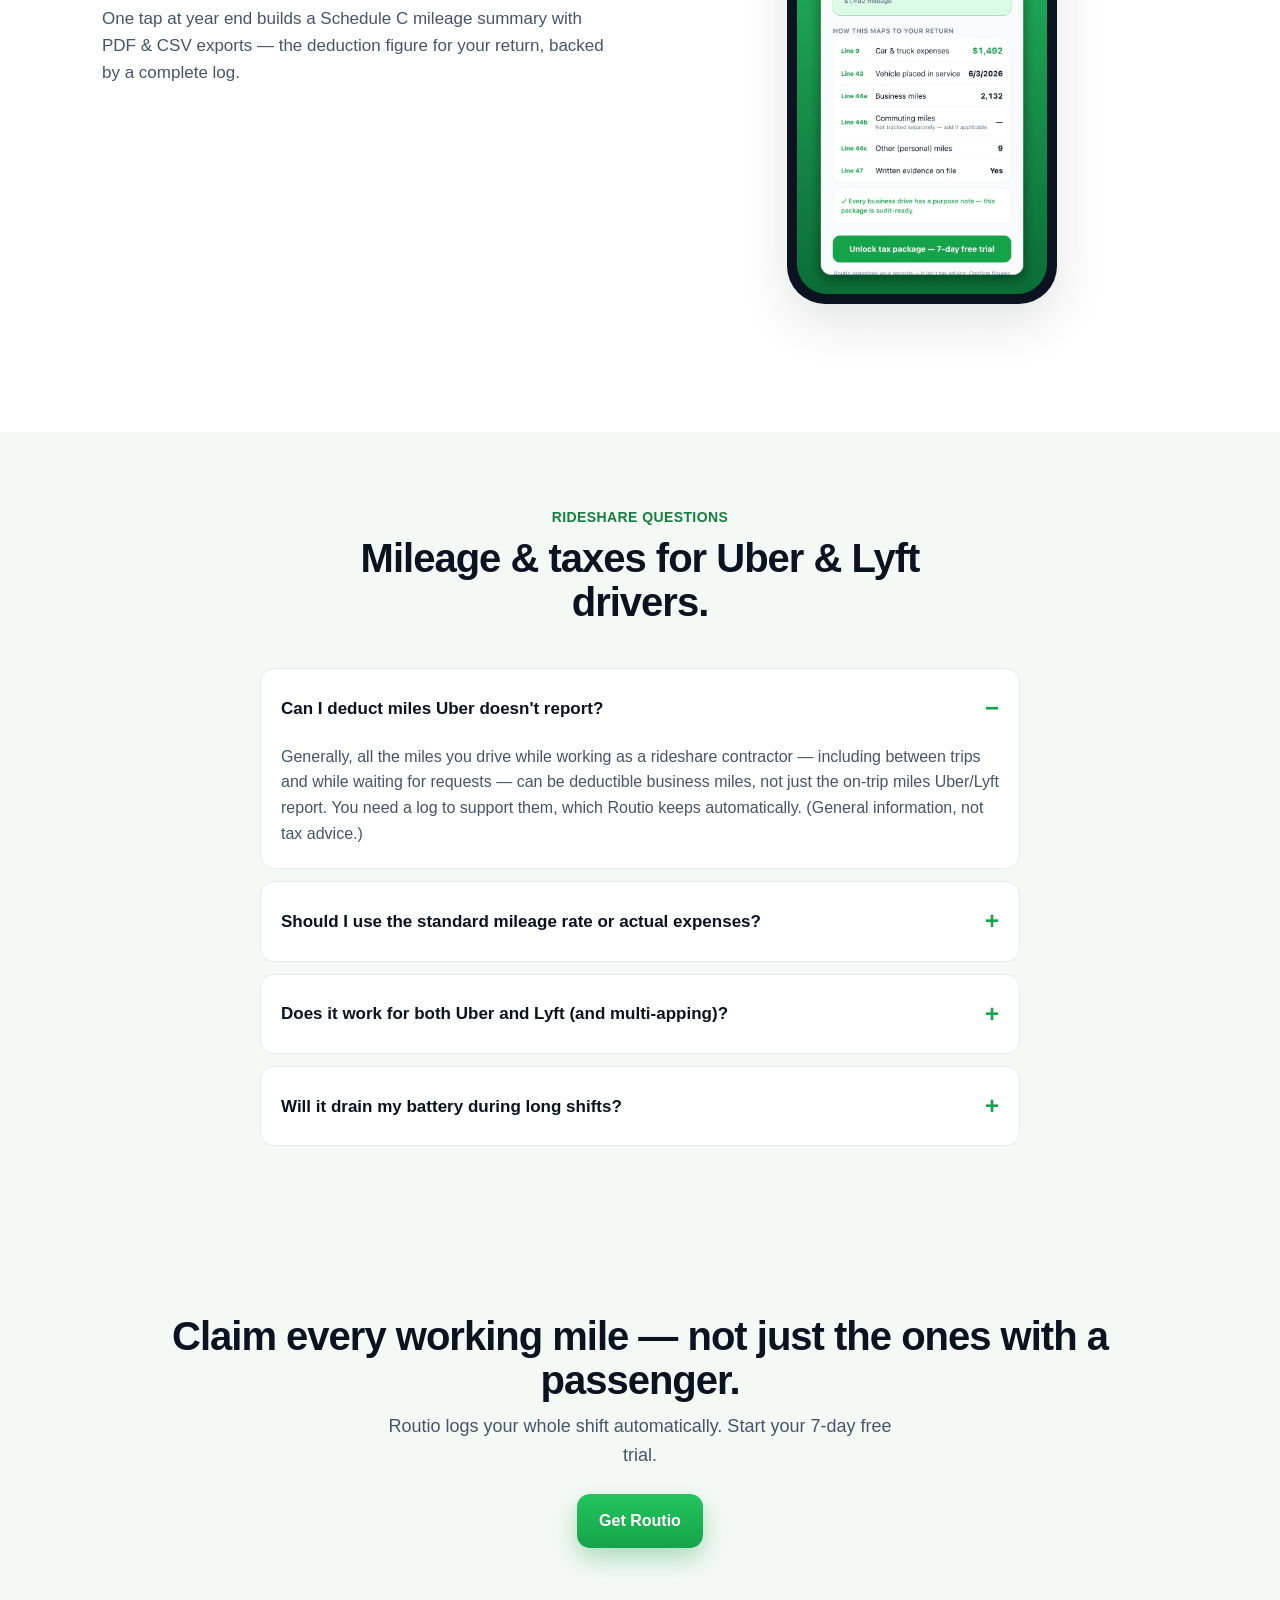
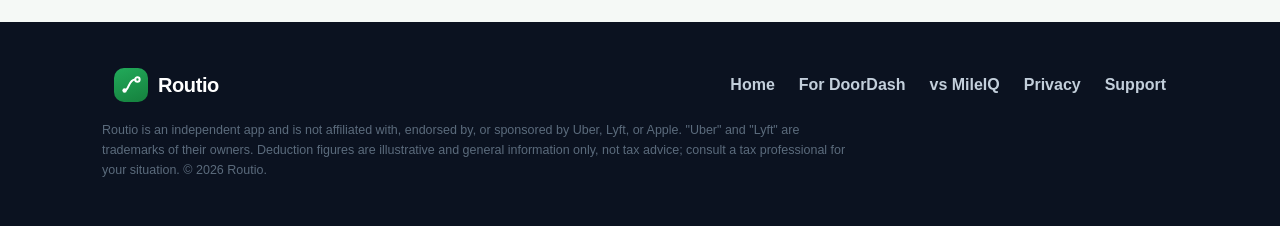
<file: uber-mileage-tracker.html>
<!DOCTYPE html>
<html lang="en">
<head>
<meta charset="utf-8">
<meta name="viewport" content="width=device-width, initial-scale=1">
<title>The Best Mileage Tracker for Uber & Lyft Drivers (2026) — Routio</title>
<meta name="description" content="Rideshare drivers lose deductions on every unlogged mile. Routio auto-tracks your whole shift — including miles between rides — and builds your IRS Schedule C tax package. $59.99/yr, 7-day free trial.">
<link rel="stylesheet" href="style.css">
<meta name="theme-color" content="#16A34A">
</head>
<body>
<header class="nav"><div class="wrap row">
  <a class="brand" href="/"><span class="mk"><svg viewBox="0 0 24 24" fill="none" stroke="#fff" stroke-width="2.2" stroke-linecap="round" stroke-linejoin="round"><circle cx="5" cy="18" r="2.4" fill="#fff" stroke="none"/><circle cx="19" cy="6" r="2.4"/><path d="M5 18 C 10 18, 9 6, 16.6 6"/></svg></span>Routio</a>
  <nav class="links"><a class="hidem" href="/#compare">Compare</a><a class="hidem" href="/#pricing">Pricing</a><a class="btn btn-pri btn-sm" href="https://apps.apple.com/us/app/id6779370841">Get the app</a></nav>
</div></header>

<section class="hero"><div class="wrap grid">
  <div>
    <span class="eyebrow">🚖 Built for Uber &amp; Lyft drivers</span>
    <h1>The mileage tracker that pays <span class="hl">rideshare drivers</span> back.</h1>
    <p class="lead">Uber and Lyft only report your <b>on-trip</b> miles — but the miles between rides and waiting for your next request are deductible too. At <b>72.5¢</b> a mile, those add up fast. Routio logs your entire shift automatically and turns it into an IRS-ready deduction.</p>
    <div class="cta-row">
      <a class="appstore" href="https://apps.apple.com/us/app/id6779370841"><svg viewBox="0 0 24 24" fill="#fff"><path d="M16.4 12.6c0-2 1.6-2.9 1.7-3-1-1.4-2.4-1.6-2.9-1.6-1.2-.1-2.4.7-3 .7-.6 0-1.6-.7-2.6-.7-1.3 0-2.6.8-3.2 2-1.4 2.4-.4 6 1 8 .6 1 1.4 2.1 2.4 2 1-.1 1.3-.6 2.5-.6 1.2 0 1.4.6 2.5.6 1 0 1.7-1 2.3-2 .7-1.1 1-2.2 1-2.3 0-.1-2-.8-2-3.1zM14.7 6.3c.5-.7.9-1.6.8-2.6-.8 0-1.8.5-2.4 1.2-.5.6-1 1.6-.8 2.5.9.1 1.8-.4 2.4-1.1z"/></svg><span><span class="sub">Download on the</span><span class="big">App Store</span></span></a>
    </div>
    <div class="microtrust">
      <span><svg viewBox="0 0 24 24" fill="none" stroke="currentColor" stroke-width="2.4" stroke-linecap="round" stroke-linejoin="round"><path d="M20 6 9 17l-5-5"/></svg>Captures between-ride miles</span>
      <span><svg viewBox="0 0 24 24" fill="none" stroke="currentColor" stroke-width="2.4" stroke-linecap="round" stroke-linejoin="round"><path d="M20 6 9 17l-5-5"/></svg>Schedule C ready</span>
    </div>
  </div>
  <div class="hero-figure"><div class="phone"><img src="img/home.webp" alt="Routio tracking a rideshare shift"></div></div>
</div></section>

<section class="band"><div class="wrap">
  <div class="sec-head"><div class="kick" style="color:var(--green-l)">The miles Uber doesn't count</div><h2>Your tax deduction is bigger than your trip report.</h2><p>The rideshare apps only log miles with a passenger in the car. The IRS lets you deduct far more — if you have the records.</p></div>
  <div class="lossgrid">
    <div class="losscard"><div class="big">72.5¢</div><p>Per business mile, 2026 IRS standard rate — applied to all your working miles, not just on-trip.</p></div>
    <div class="losscard"><div class="big">~40%+</div><p>Of a rideshare driver's miles are commonly "between rides" — exactly the miles trip reports leave out and Routio captures.</p></div>
    <div class="losscard"><div class="big">$0</div><p>What unlogged deadhead miles save you. A contemporaneous log turns them into real deductions.</p></div>
  </div>
</div></section>

<section><div class="wrap">
  <div class="sec-head"><div class="kick">What you get</div><h2>Log the whole shift, automatically.</h2></div>
  <div class="frow">
    <div class="copy"><h3>Tracks every working mile</h3><p>Go online and Routio detects and records your driving in the background — passenger trips, the drive to a hotspot, and the miles between requests. The full deductible picture, not just on-trip.</p></div>
    <div class="fimg"><img src="img/map.webp" alt="Routio automatic drive map" loading="lazy"></div>
  </div>
  <div class="frow rev">
    <div class="copy"><h3>One-tap Business vs Personal</h3><p>Swipe to separate your driving shifts from personal trips. Routio learns your patterns and sorts most drives for you, so your deductible miles stay clean.</p></div>
    <div class="fimg"><img src="img/reports.webp" alt="Routio business vs personal classification" loading="lazy"></div>
  </div>
  <div class="frow">
    <div class="copy"><h3>An IRS-ready deduction at tax time</h3><p>One tap at year end builds a Schedule C mileage summary with PDF &amp; CSV exports — the deduction figure for your return, backed by a complete log.</p></div>
    <div class="fimg"><img src="img/tax.webp" alt="Routio Year-End Tax Package" loading="lazy"></div>
  </div>
</div></section>

<section style="background:var(--bg-soft)"><div class="wrap"><div class="faq">
  <div class="sec-head"><div class="kick">Rideshare questions</div><h2>Mileage &amp; taxes for Uber &amp; Lyft drivers.</h2></div>
  <details open><summary>Can I deduct miles Uber doesn't report?</summary><p>Generally, all the miles you drive while working as a rideshare contractor — including between trips and while waiting for requests — can be deductible business miles, not just the on-trip miles Uber/Lyft report. You need a log to support them, which Routio keeps automatically. (General information, not tax advice.)</p></details>
  <details><summary>Should I use the standard mileage rate or actual expenses?</summary><p>Most rideshare drivers use the standard mileage rate (72.5¢/mile for 2026) because it's simpler and often larger. Routio is built around the standard mileage method and gives you the total to claim. A tax professional can confirm what's best for you.</p></details>
  <details><summary>Does it work for both Uber and Lyft (and multi-apping)?</summary><p>Yes. Routio tracks your driving regardless of which app you're on, so if you run Uber and Lyft together, every working mile is still captured in one place.</p></details>
  <details><summary>Will it drain my battery during long shifts?</summary><p>Routio uses iOS's efficient motion and location services designed for all-day background use, so it's built to be light on battery across a full shift.</p></details>
</div></div></section>

<section class="finalcta"><div class="wrap">
  <h2>Claim every working mile — not just the ones with a passenger.</h2>
  <p>Routio logs your whole shift automatically. Start your 7-day free trial.</p>
  <a class="btn btn-pri" href="https://apps.apple.com/us/app/id6779370841">Get Routio</a>
</div></section>

<footer class="ft"><div class="wrap">
  <div class="row"><a class="brand" href="/" style="color:#fff"><span class="mk"><svg viewBox="0 0 24 24" fill="none" stroke="#fff" stroke-width="2.2" stroke-linecap="round" stroke-linejoin="round"><circle cx="5" cy="18" r="2.4" fill="#fff" stroke="none"/><circle cx="19" cy="6" r="2.4"/><path d="M5 18 C 10 18, 9 6, 16.6 6"/></svg></span>Routio</a>
  <div><a href="/">Home</a><a href="/doordash-mileage-tracker.html">For DoorDash</a><a href="/mileiq-alternative.html">vs MileIQ</a><a href="/privacy.html">Privacy</a><a href="/support.html">Support</a></div></div>
  <p class="disclaimer">Routio is an independent app and is not affiliated with, endorsed by, or sponsored by Uber, Lyft, or Apple. "Uber" and "Lyft" are trademarks of their owners. Deduction figures are illustrative and general information only, not tax advice; consult a tax professional for your situation. © 2026 Routio.</p>
</div></footer>
</body>
</html>
</file>
<file: style.css>
/* Routio marketing site — conversion-focused design system */
:root{
  --green:#16A34A; --green-d:#15803D; --green-l:#22C55E;
  --ink:#0B1220; --slate:#475569; --slate-l:#64748B; --line:#E5EAEF;
  --bg:#FFFFFF; --bg-soft:#F5F9F6; --bg-mint:#ECFDF3; --gold:#B45309;
  --shadow:0 18px 50px rgba(2,32,18,.12); --shadow-sm:0 6px 20px rgba(2,32,18,.08);
  --r:18px; --maxw:1120px;
}
*{box-sizing:border-box}
html{scroll-behavior:smooth;-webkit-text-size-adjust:100%}
body{margin:0;font-family:-apple-system,BlinkMacSystemFont,"Segoe UI",Inter,Roboto,Helvetica,Arial,sans-serif;
  color:var(--ink);background:var(--bg);line-height:1.6;-webkit-font-smoothing:antialiased}
a{color:var(--green-d);text-decoration:none}
img{max-width:100%;display:block}
.wrap{max-width:var(--maxw);margin:0 auto;padding:0 22px}
.sr{position:absolute;width:1px;height:1px;overflow:hidden;clip:rect(0 0 0 0)}

/* header */
header.nav{position:sticky;top:0;z-index:50;background:rgba(255,255,255,.82);backdrop-filter:saturate(180%) blur(14px);border-bottom:1px solid var(--line)}
.nav .row{display:flex;align-items:center;justify-content:space-between;height:64px}
.brand{display:flex;align-items:center;gap:10px;font-weight:800;font-size:20px;letter-spacing:-.4px;color:var(--ink)}
.brand .mk{width:34px;height:34px;border-radius:10px;background:linear-gradient(160deg,#22AA5A,#15803D);display:grid;place-items:center}
.brand .mk svg{width:22px;height:22px}
.nav .links{display:flex;align-items:center;gap:26px}
.nav .links a{color:var(--slate);font-weight:600;font-size:15px}
.nav .links a:hover{color:var(--ink)}
@media(max-width:760px){.nav .links a.hidem{display:none}}

/* buttons */
.btn{display:inline-flex;align-items:center;gap:9px;font-weight:700;font-size:16px;border-radius:13px;
  padding:14px 22px;border:0;cursor:pointer;transition:transform .12s ease,box-shadow .12s ease;white-space:nowrap}
.btn:active{transform:translateY(1px)}
.btn-pri{background:linear-gradient(180deg,var(--green-l),var(--green));color:#fff;box-shadow:0 10px 24px rgba(22,163,74,.34)}
.btn-pri:hover{box-shadow:0 14px 30px rgba(22,163,74,.42)}
.btn-ghost{background:#fff;color:var(--ink);border:1.5px solid var(--line)}
.btn-ghost:hover{border-color:#cdd6dd}
.btn-sm{padding:10px 16px;font-size:15px;border-radius:11px}
.appstore{display:inline-flex;align-items:center;gap:11px;background:#0B1220;color:#fff;border-radius:14px;padding:12px 20px;font-weight:600}
.appstore svg{width:24px;height:24px}
.appstore .sub{font-size:11px;opacity:.8;line-height:1;display:block}
.appstore .big{font-size:18px;line-height:1.1;display:block;letter-spacing:-.2px}
.appstore:hover{background:#11192b}

/* hero */
.hero{position:relative;overflow:hidden;background:
  radial-gradient(1200px 500px at 80% -10%,#E8FBF0 0,rgba(232,251,240,0) 60%),
  linear-gradient(180deg,#FBFEFC,#FFFFFF)}
.hero .grid{display:grid;grid-template-columns:1.05fr .95fr;gap:40px;align-items:center;padding:54px 0 30px}
@media(max-width:860px){.hero .grid{grid-template-columns:1fr;gap:18px;padding:34px 0 8px;text-align:center}}
.eyebrow{display:inline-flex;align-items:center;gap:8px;background:var(--bg-mint);color:var(--green-d);
  font-weight:700;font-size:13.5px;padding:7px 13px;border-radius:999px;border:1px solid #BBF7D0;margin-bottom:18px}
h1{font-size:clamp(34px,5.2vw,56px);line-height:1.04;letter-spacing:-1.4px;margin:0 0 16px;font-weight:850}
h1 .hl{color:var(--green-d)}
.lead{font-size:clamp(17px,2.1vw,20px);color:var(--slate);margin:0 0 26px;max-width:560px}
@media(max-width:860px){.lead{margin-left:auto;margin-right:auto}}
.cta-row{display:flex;gap:14px;align-items:center;flex-wrap:wrap}
@media(max-width:860px){.cta-row{justify-content:center}}
.microtrust{display:flex;gap:18px;flex-wrap:wrap;margin-top:20px;color:var(--slate-l);font-size:14px;font-weight:600}
@media(max-width:860px){.microtrust{justify-content:center}}
.microtrust span{display:inline-flex;align-items:center;gap:7px}
.microtrust svg{width:16px;height:16px;color:var(--green)}

/* phone */
.phone{justify-self:center;width:300px;max-width:78vw;border-radius:42px;background:#0B1220;padding:11px;
  box-shadow:var(--shadow);transform:rotate(.5deg)}
.phone img{border-radius:32px;width:100%}
.hero-figure{position:relative}
.float-card{position:absolute;background:#fff;border:1px solid var(--line);box-shadow:var(--shadow-sm);
  border-radius:14px;padding:11px 14px;font-weight:700;font-size:14px;display:flex;align-items:center;gap:9px}
.float-card .ic{width:30px;height:30px;border-radius:9px;background:var(--bg-mint);display:grid;place-items:center;color:var(--green-d)}
.float-a{top:34px;left:-8px}
.float-b{bottom:60px;right:-10px}
@media(max-width:860px){.float-card{display:none}}

/* trust bar */
.trustbar{border-top:1px solid var(--line);border-bottom:1px solid var(--line);background:var(--bg-soft)}
.trustbar .row{display:flex;justify-content:space-around;gap:18px;flex-wrap:wrap;padding:20px 0;text-align:center}
.trustbar .stat{min-width:130px}
.trustbar .num{font-size:24px;font-weight:850;letter-spacing:-.6px;color:var(--ink)}
.trustbar .lbl{font-size:13px;color:var(--slate-l);font-weight:600}

/* sections */
section{padding:74px 0}
.sec-head{text-align:center;max-width:680px;margin:0 auto 44px}
.sec-head .kick{color:var(--green-d);font-weight:800;font-size:14px;letter-spacing:.4px;text-transform:uppercase}
h2{font-size:clamp(28px,3.6vw,40px);line-height:1.1;letter-spacing:-1px;margin:8px 0 12px;font-weight:850}
.sec-head p{color:var(--slate);font-size:18px;margin:0}

/* problem/loss band */
.band{background:linear-gradient(180deg,#0B1220,#0E1A2B);color:#fff}
.band h2{color:#fff}
.band .sec-head p{color:#9FB0C4}
.lossgrid{display:grid;grid-template-columns:repeat(3,1fr);gap:18px}
@media(max-width:760px){.lossgrid{grid-template-columns:1fr}}
.losscard{background:rgba(255,255,255,.05);border:1px solid rgba(255,255,255,.1);border-radius:var(--r);padding:24px}
.losscard .big{font-size:32px;font-weight:850;color:var(--green-l);letter-spacing:-.6px}
.losscard p{color:#A9B7C7;margin:6px 0 0}

/* feature rows */
.frow{display:grid;grid-template-columns:1fr 1fr;gap:50px;align-items:center;margin:54px 0}
.frow.rev{direction:rtl}.frow.rev>*{direction:ltr}
@media(max-width:860px){.frow{grid-template-columns:1fr;gap:22px;margin:34px 0}.frow.rev{direction:ltr}}
.frow .copy h3{font-size:clamp(22px,2.6vw,30px);letter-spacing:-.6px;margin:0 0 12px;font-weight:820}
.frow .copy p{color:var(--slate);font-size:17px;margin:0 0 16px}
.flist{list-style:none;padding:0;margin:0}
.flist li{display:flex;gap:11px;align-items:flex-start;margin:10px 0;font-weight:600}
.flist svg{width:21px;height:21px;color:var(--green);flex:none;margin-top:1px}
.fimg{justify-self:center;width:270px;max-width:70vw;border-radius:38px;background:#0B1220;padding:10px;box-shadow:var(--shadow)}
.fimg img{border-radius:30px}

/* comparison */
.cmp{overflow-x:auto}
table.compare{width:100%;border-collapse:separate;border-spacing:0;min-width:560px;background:#fff;border:1px solid var(--line);border-radius:var(--r);overflow:hidden}
table.compare th,table.compare td{padding:15px 16px;text-align:center;border-bottom:1px solid var(--line);font-size:15px}
table.compare th{font-weight:700}
table.compare thead th{background:var(--bg-soft);font-size:14px;color:var(--slate)}
table.compare thead th.us{background:var(--bg-mint);color:var(--green-d);font-weight:850}
table.compare td:first-child,table.compare th:first-child{text-align:left;font-weight:700;color:var(--ink)}
table.compare td.us{background:#F4FDF7;font-weight:800;color:var(--green-d)}
table.compare tr:last-child td{border-bottom:0}
.yes{color:var(--green)}.no{color:#CBD5E1}
.tag-old{color:#94A3B8;text-decoration:line-through;font-weight:600}

/* pricing */
.price-wrap{max-width:480px;margin:0 auto}
.pcard{background:#fff;border:2px solid var(--green);border-radius:24px;padding:34px;box-shadow:var(--shadow);text-align:center;position:relative}
.pbadge{position:absolute;top:-14px;left:50%;transform:translateX(-50%);background:var(--green);color:#fff;font-weight:800;font-size:13px;padding:6px 16px;border-radius:999px}
.pprice{font-size:52px;font-weight:850;letter-spacing:-1.6px;margin:14px 0 2px}
.pprice small{font-size:20px;color:var(--slate-l);font-weight:700}
.panchor{color:var(--slate-l);font-size:15px;margin-bottom:18px}
.panchor b{color:var(--gold)}
.pcard .flist{display:inline-block;text-align:left;margin:18px 0 22px}
.pnote{font-size:13px;color:var(--slate-l);margin-top:12px}

/* FAQ */
.faq{max-width:760px;margin:0 auto}
.faq details{border:1px solid var(--line);border-radius:14px;padding:4px 20px;margin:12px 0;background:#fff}
.faq summary{cursor:pointer;font-weight:700;font-size:17px;padding:16px 0;list-style:none;display:flex;justify-content:space-between;align-items:center}
.faq summary::-webkit-details-marker{display:none}
.faq summary::after{content:"+";color:var(--green);font-size:24px;font-weight:700}
.faq details[open] summary::after{content:"−"}
.faq details p{color:var(--slate);margin:0 0 18px;font-size:16px}

/* final cta */
.finalcta{background:var(--bg-soft);text-align:center}
.finalcta h2{margin-bottom:10px}
.finalcta p{color:var(--slate);font-size:18px;margin:0 auto 24px;max-width:540px}

/* footer */
footer.ft{background:#0B1220;color:#90A0B2;padding:46px 0 34px}
footer.ft .row{display:flex;justify-content:space-between;gap:24px;flex-wrap:wrap;align-items:center}
footer.ft a{color:#C3CFDB;font-weight:600;margin:0 12px}
footer.ft a:hover{color:#fff}
.ftcols{display:flex;gap:30px 54px;flex-wrap:wrap}
.ftcol h4{color:#fff;font-size:12.5px;text-transform:uppercase;letter-spacing:.5px;margin:0 0 8px;opacity:.65}
.ftcol a{display:block;margin:7px 0 0 0;font-size:14.5px}
@media(max-width:760px){footer.ft .row{flex-direction:column;align-items:flex-start;gap:22px}}
.disclaimer{font-size:12.5px;color:#5B6B7C;margin-top:18px;max-width:760px}

/* legal / prose pages (privacy, support) */
.prose{max-width:760px;margin:0 auto;padding:48px 0 20px}
.prose .pill{display:inline-flex;align-items:center;gap:8px;background:var(--bg-mint);color:var(--green-d);font-weight:700;font-size:13.5px;padding:7px 13px;border-radius:999px;border:1px solid #BBF7D0;margin-bottom:16px}
.prose h1{font-size:clamp(30px,4.4vw,42px);letter-spacing:-1px;margin:0 0 8px}
.prose .updated{color:var(--slate-l);font-size:14px;font-weight:600;margin:0 0 22px}
.prose .lead{font-size:19px;color:var(--slate);max-width:none;margin:0 0 30px}
.prose h2{font-size:22px;letter-spacing:-.4px;margin:32px 0 10px;text-align:left}
.prose p{color:var(--slate);font-size:16.5px;margin:0 0 14px}
.prose ul{color:var(--slate);font-size:16.5px;padding-left:22px;margin:0 0 16px}
.prose li{margin:9px 0}
.prose strong{color:var(--ink)}
.support-cards{display:grid;grid-template-columns:1fr 1fr;gap:16px;margin:26px 0}
@media(max-width:640px){.support-cards{grid-template-columns:1fr}}
.support-cards .sc{border:1px solid var(--line);border-radius:16px;padding:22px;background:#fff;box-shadow:var(--shadow-sm)}
.support-cards .sc h3{margin:0 0 6px;font-size:18px}
.support-cards .sc p{margin:0;font-size:15px}

/* switch-page hero variant */
.switch-hero{background:linear-gradient(180deg,#FFF7ED,#fff)}
.switch-hero .eyebrow{background:#FEF3C7;color:#92400E;border-color:#FDE68A}
.pill-deal{display:inline-block;background:var(--bg-mint);color:var(--green-d);border:1px solid #BBF7D0;font-weight:800;border-radius:999px;padding:8px 16px;font-size:15px;margin-bottom:18px}
</file>
